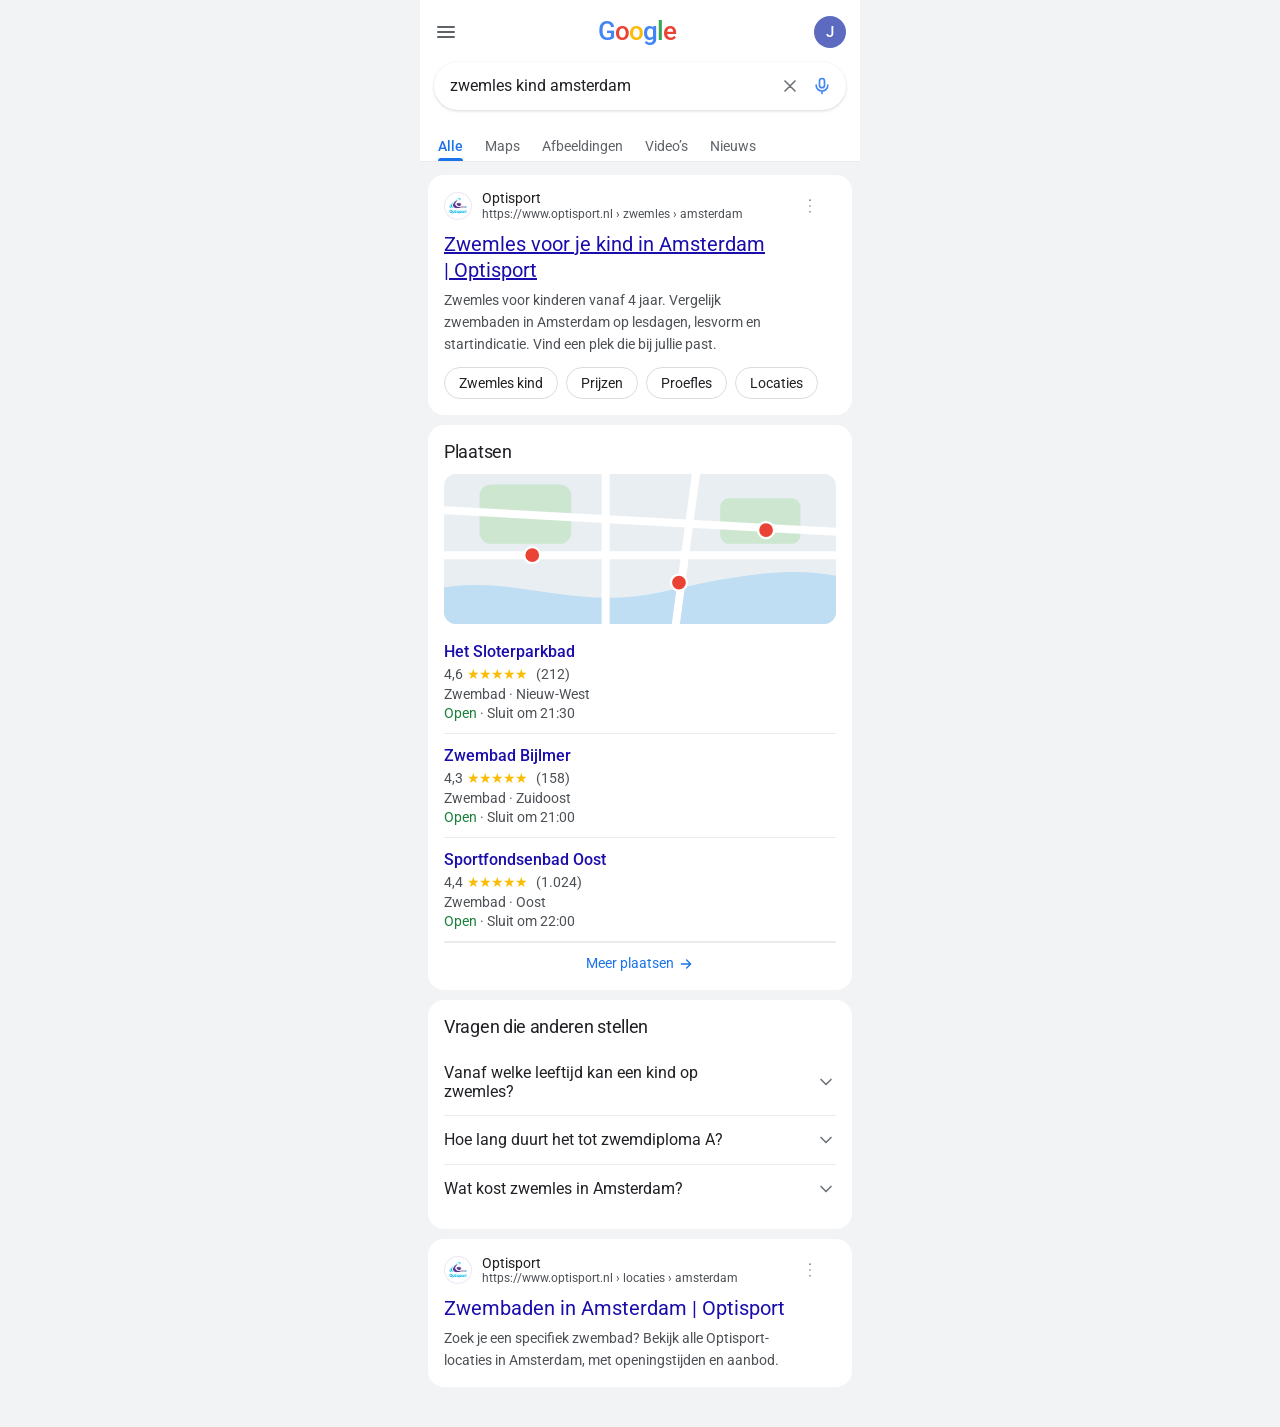
<file: index.html>
<!doctype html>
<html lang="nl">
<head>
  <meta charset="utf-8">
  <meta name="viewport" content="width=device-width, initial-scale=1">
  <meta http-equiv="refresh" content="0; url=screens/00-google.html">
  <title>Zwemles · Optisport</title>
  <script>location.replace("screens/00-google.html");</script>
</head>
<body></body>
</html>
</file>
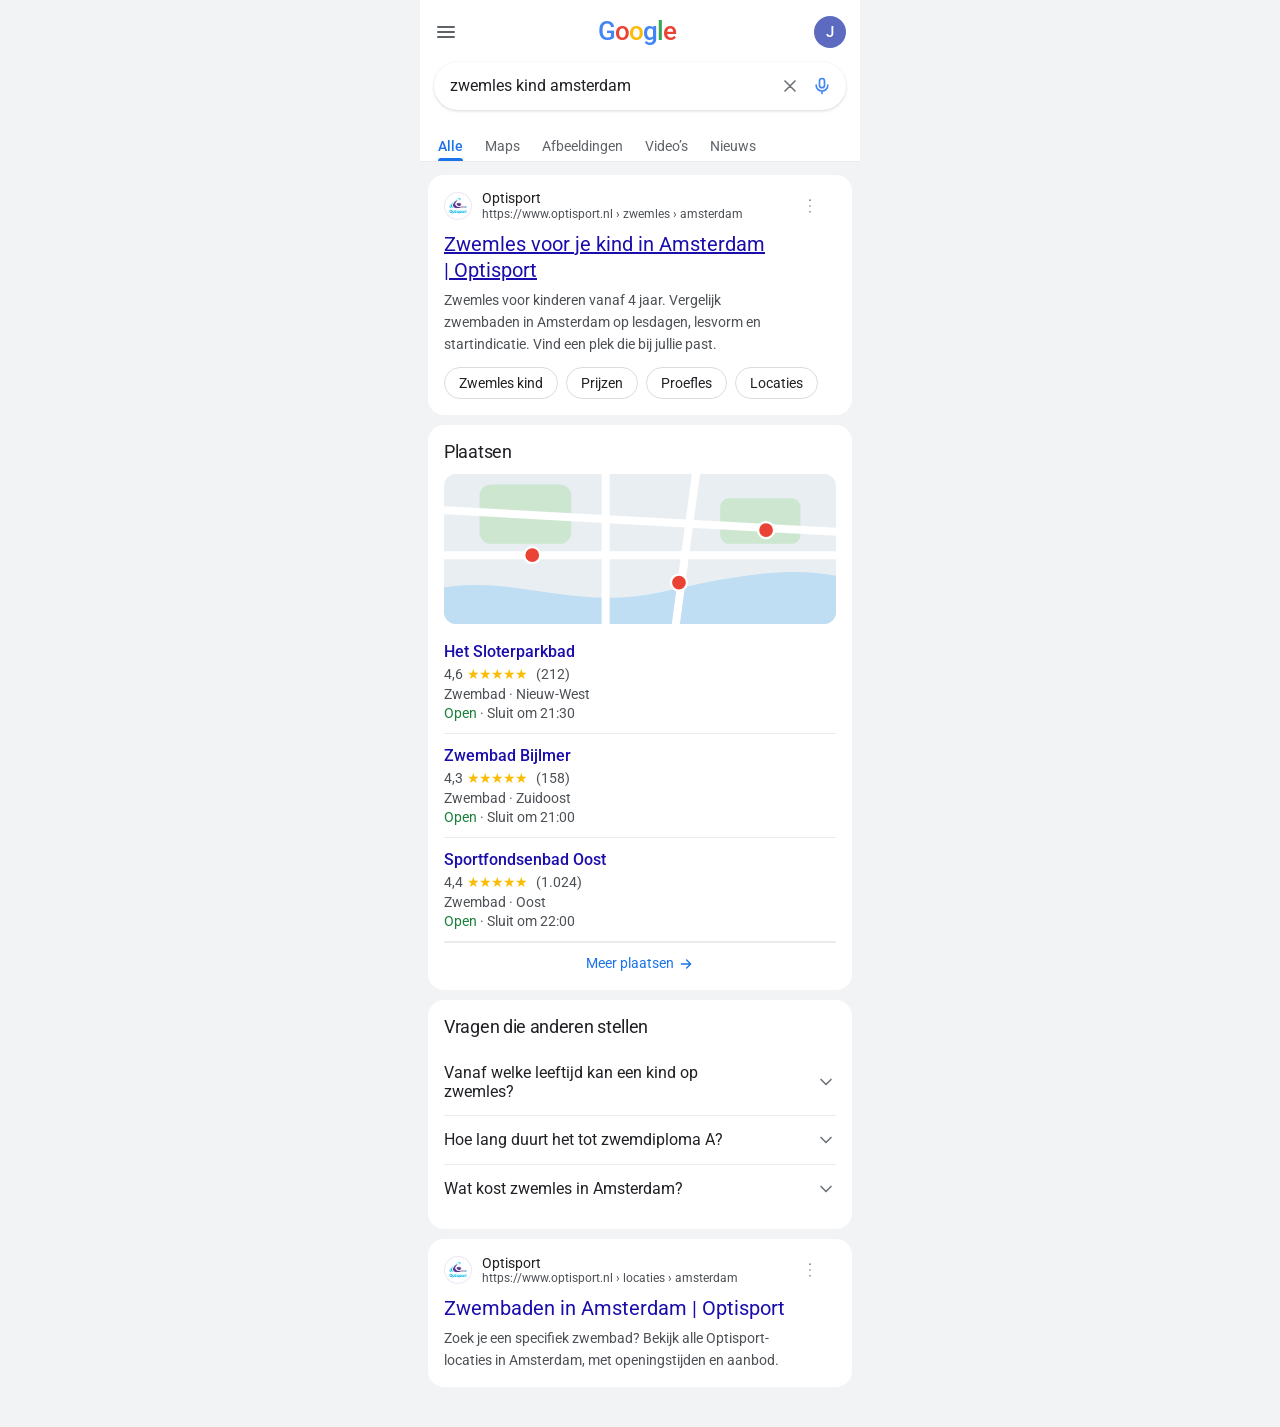
<file: screens/00-google.html>
<!doctype html>
<html lang="nl">
<head>
  <meta charset="utf-8">
  <meta name="viewport" content="width=device-width, initial-scale=1">
  <title>zwemles kind amsterdam - Google zoeken</title>
  <link rel="stylesheet" href="../css/base.css">
  <link rel="preconnect" href="https://fonts.googleapis.com">
  <link rel="preconnect" href="https://fonts.gstatic.com" crossorigin>
  <link rel="stylesheet" href="https://fonts.googleapis.com/css2?family=Roboto:wght@400;500&display=swap">
  <style>
    /* NEW 00 · Google: zwemles kind Amsterdam (Figma 737:11180) */
    .screen.g { background: #f1f3f4; font-family: "Roboto", Arial, sans-serif; color: #202124; padding-bottom: 40px; }
    .g p { margin: 0; }

    /* header */
    .g-head { position: relative; height: 160.5px; background: #fff; box-shadow: 0 1px 0 #ebebeb; }
    .g-head__menu { position: absolute; left: 14px; top: 20px; width: 24px; height: 24px; }
    .g-logo { position: absolute; left: calc(50% - 42.3px); top: 16.4px; font-weight: 500; font-size: 26px; line-height: 31.2px; letter-spacing: -1px; white-space: nowrap; }
    .g-avatar { position: absolute; right: 14px; top: 16px; width: 32px; height: 32px; border-radius: 16px; background: #5c6bc0;
      color: #fff; font-weight: 500; font-size: 15px; line-height: 18px; padding: 7px 0 0 11.8px; }
    .g-search { position: absolute; left: 14px; top: 62px; right: 14px; height: 48px; border-radius: 24px; background: #fff;
      box-shadow: 0 1px 3px rgba(32, 33, 36, 0.18); }
    .g-search__q { position: absolute; left: 16px; top: 14.4px; font-size: 16px; line-height: 19.2px; white-space: nowrap; }
    .g-search__ic { position: absolute; top: 14px; width: 20px; height: 20px; }
    .g-search__ic--x { right: 46px; }
    .g-search__ic--mic { left: auto; right: 14px; }
    .g-tabs { position: absolute; left: 14px; top: 116px; right: 14px; height: 44.5px; overflow-x: auto; overflow-y: hidden; scrollbar-width: none;
      display: flex; gap: 22px; padding: 6px 0 0 4px; }
    .g-tab { position: relative; height: 38.5px; padding-top: 9.8px; font-size: 14px; line-height: 16.8px; color: #5f6368; white-space: nowrap; }
    .g-tab.is-on { color: #1a73e8; font-weight: 500; }
    .g-tab.is-on::after { content: ""; position: absolute; left: 0; right: 0; bottom: 0; height: 3px; border-radius: 3px 3px 0 0; background: #1a73e8; }

    /* cards */
    .g-card { position: relative;  margin: 10px 8px 0; background: #fff; border-radius: 16px; padding: 0 16px 16px; }
    .g-card--first { margin-top: 14px; }
    .g-card__h { padding-top: 15.7px; font-size: 18px; line-height: 21.6px; letter-spacing: -0.3px; }

    /* result */
    .g-src { position: relative; height: 56.3px; padding: 15.8px 36px 0 38px; }
    .g-fav { position: absolute; left: 0; top: 17.3px; width: 28px; height: 28px; border-radius: 14px; background: #eee8f6; overflow: hidden; }
    .g-fav img { position: absolute; left: 1px; top: 1px; width: 26px; height: 26px; object-fit: cover; }
    .g-src__name { font-size: 14px; line-height: 16.8px; }
    .g-src__url { font-size: 12px; line-height: 14.4px; color: #4d5156; white-space: nowrap; overflow: hidden; text-overflow: ellipsis; margin-top: -0.3px; }
    .g-src__dots { position: absolute; right: 16px; top: 21.3px; width: 20px; height: 20px; }
    .g-title { display: block; font-size: 20px; line-height: 26px; color: #1a0dab; }
    .g-title--u { max-width: 329.4px; text-decoration: underline; text-underline-position: from-font; }
    .g-title:hover { text-decoration: underline; }
    .g-desc { margin-top: 6px !important; font-size: 14px; line-height: 22px; color: #4d5156; }
    .g-chips { display: flex; flex-wrap: wrap; gap: 8px; margin-top: 12.2px; }
    .g-chip { height: 32.5px; border: 1px solid #dadce0; border-radius: 16.3px; padding: 6.9px 14px 0; font-size: 14px; line-height: 16.8px; white-space: nowrap; }
    .g-chip:hover { background: #f8f9fa; }

    /* plaatsen */
    .g-map { margin-top: 11.7px; width: 100%; height: 150px; border-radius: 12px; overflow: hidden; }
    .g-map img { width: 100%; object-fit: cover; height: 150px; }
    .g-places { margin-top: 6px; }
    .g-place { position: relative; height: 104px; border-bottom: 1px solid #ebebeb; white-space: nowrap; font-size: 14px; line-height: 16.8px; color: #4d5156; }
    .g-place > * { position: absolute; left: 0; }
    .g-place__n { top: 11.9px; font-weight: 500; font-size: 16px; line-height: 19.2px; color: #1a0dab; }
    .g-place__r { top: 35.1px; }
    .g-place__s { top: 35.9px; left: 22.5px; color: #fbbc04; letter-spacing: -1px; }
    .g-place__c { top: 35.1px; left: 91.5px; }
    .g-place__t { top: 55.9px; }
    .g-place__o { top: 74.4px; }
    .g-place__o b { font-weight: 400; color: #188038; }
    .g-more { height: 31.5px; border-top: 1px solid #ebebeb; display: flex; justify-content: center; align-items: flex-start; gap: 4.8px; padding-top: 11.9px;
      font-size: 14px; line-height: 16.8px; color: #1a73e8; }
    .g-more img { width: 16px; height: 16px; margin-top: 0.4px; }

    /* vragen */
    .g-faq { margin-top: 11.7px; }
    .g-q { border-bottom: 1px solid #ebebeb; }
    .g-q:last-child { border-bottom: 0; }
    .g-q__btn { display: flex; align-items: center; justify-content: space-between; gap: 12px; width: 100%; text-align: left; padding: 14.4px 0 14.4px; font-size: 16px; line-height: 19.2px; color: #202124; }
    .g-q:first-child .g-q__btn { padding: 13.8px 0 13.8px; }
    .g-q__t { max-width: 256.1px; min-width: 0; }
    .g-q__t--nw { max-width: none; }
    .g-q__btn img { width: 20px; height: 20px; flex: none; margin: -0.4px 0; transition: transform .2s ease; }
    .g-q.is-open .g-q__btn img { transform: rotate(180deg); }
    .g-q__a { display: none; padding: 0 0 14.4px; font-size: 14px; line-height: 22px; color: #4d5156; }
    .g-q.is-open .g-q__a { display: block; }
  </style>
</head>
<body>
<div class="screen g">
  <header class="g-head">
    <img class="g-head__menu" src="../assets/5c29d.svg" width="24" height="24" alt="">
    <p class="g-logo" aria-label="Google"><span style="color:#4285f4">G</span><span style="color:#ea4335">o</span><span style="color:#fbbc05">o</span><span style="color:#4285f4">g</span><span style="color:#34a853">l</span><span style="color:#ea4335">e</span></p>
    <div class="g-avatar">J</div>
    <div class="g-search">
      <p class="g-search__q">zwemles kind amsterdam</p>
      <img class="g-search__ic g-search__ic--x" src="../assets/d96a0.svg" width="20" height="20" alt="">
      <img class="g-search__ic g-search__ic--mic" src="../assets/9ea9f.svg" width="20" height="20" alt="">
    </div>
    <nav class="g-tabs" role="tablist">
      <button class="g-tab is-on" role="tab" aria-selected="true">Alle</button>
      <button class="g-tab" role="tab" aria-selected="false">Maps</button>
      <button class="g-tab" role="tab" aria-selected="false">Afbeeldingen</button>
      <button class="g-tab" role="tab" aria-selected="false">Video’s</button>
      <button class="g-tab" role="tab" aria-selected="false">Nieuws</button>
    </nav>
  </header>

  <!-- resultaat 1 -->
  <article class="g-card g-card--first">
    <div class="g-src">
      <div class="g-fav"><img src="../assets/5b88d.png" alt=""></div>
      <p class="g-src__name">Optisport</p>
      <p class="g-src__url">https://www.optisport.nl › zwemles › amsterdam</p>
      <img class="g-src__dots" src="../assets/d7cf0.svg" width="20" height="20" alt="">
    </div>
    <a class="g-title g-title--u" href="01-zwemles-amsterdam.html">Zwemles voor je kind in Amsterdam | Optisport</a>
    <p class="g-desc" style="max-width:322.8px">Zwemles voor kinderen vanaf 4 jaar. Vergelijk zwembaden in Amsterdam op lesdagen, lesvorm en startindicatie. Vind een plek die bij jullie past.</p>
    <div class="g-chips">
      <a class="g-chip" href="01-zwemles-amsterdam.html">Zwemles kind</a>
      <a class="g-chip" href="01-zwemles-amsterdam.html">Prijzen</a>
      <a class="g-chip" href="01-zwemles-amsterdam.html">Proefles</a>
      <a class="g-chip" href="01-zwemles-amsterdam.html">Locaties</a>
    </div>
  </article>

  <!-- plaatsen -->
  <section class="g-card">
    <h2 class="g-card__h" style="font-weight:400">Plaatsen</h2>
    <div class="g-map"><img src="../assets/f8582.svg" width="342" height="150" alt=""></div>
    <div class="g-places">
      <div class="g-place">
        <p class="g-place__n">Het Sloterparkbad</p>
        <p class="g-place__r">4,6</p><p class="g-place__s">★★★★★</p><p class="g-place__c">(212)</p>
        <p class="g-place__t">Zwembad · Nieuw-West</p>
        <p class="g-place__o"><b>Open</b> · Sluit om 21:30</p>
      </div>
      <div class="g-place">
        <p class="g-place__n">Zwembad Bijlmer</p>
        <p class="g-place__r">4,3</p><p class="g-place__s">★★★★★</p><p class="g-place__c">(158)</p>
        <p class="g-place__t">Zwembad · Zuidoost</p>
        <p class="g-place__o"><b>Open</b> · Sluit om 21:00</p>
      </div>
      <div class="g-place">
        <p class="g-place__n">Sportfondsenbad Oost</p>
        <p class="g-place__r">4,4</p><p class="g-place__s">★★★★★</p><p class="g-place__c">(1.024)</p>
        <p class="g-place__t">Zwembad · Oost</p>
        <p class="g-place__o"><b>Open</b> · Sluit om 22:00</p>
      </div>
    </div>
    <a class="g-more" href="#">Meer plaatsen<img src="../assets/22bf0.svg" width="16" height="16" alt=""></a>
  </section>

  <!-- vragen die anderen stellen -->
  <section class="g-card">
    <h2 class="g-card__h" style="font-weight:400">Vragen die anderen stellen</h2>
    <div class="g-faq">
      <div class="g-q">
        <button class="g-q__btn" aria-expanded="false"><span class="g-q__t">Vanaf welke leeftijd kan een kind op zwemles?</span><img src="../assets/f3a59.svg" width="20" height="20" alt=""></button>
        <p class="g-q__a">Bij Optisport kan je kind vanaf 4 jaar beginnen met zwemles.</p>
      </div>
      <div class="g-q">
        <button class="g-q__btn" aria-expanded="false"><span class="g-q__t g-q__t--nw">Hoe lang duurt het tot zwemdiploma A?</span><img src="../assets/f3a59.svg" width="20" height="20" alt=""></button>
        <p class="g-q__a">Dat verschilt per kind en hangt af van hoe vaak je kind les heeft.</p>
      </div>
      <div class="g-q">
        <button class="g-q__btn" aria-expanded="false"><span class="g-q__t g-q__t--nw">Wat kost zwemles in Amsterdam?</span><img src="../assets/f3a59.svg" width="20" height="20" alt=""></button>
        <p class="g-q__a">De prijs verschilt per zwembad en lespakket. Bekijk de prijzen op de website van het zwembad.</p>
      </div>
    </div>
  </section>

  <!-- resultaat 2 -->
  <article class="g-card" style="padding-bottom:16.2px">
    <div class="g-src">
      <div class="g-fav"><img src="../assets/5b88d.png" alt=""></div>
      <p class="g-src__name">Optisport</p>
      <p class="g-src__url">https://www.optisport.nl › locaties › amsterdam</p>
      <img class="g-src__dots" src="../assets/d7cf0.svg" width="20" height="20" alt="">
    </div>
    <a class="g-title" href="#">Zwembaden in Amsterdam | Optisport</a>
    <p class="g-desc" style="max-width:340.2px">Zoek je een specifiek zwembad? Bekijk alle Optisport-locaties in Amsterdam, met openingstijden en aanbod.</p>
  </article>
</div>

<script>
  document.querySelectorAll('.g-tab').forEach(function (t) {
    t.addEventListener('click', function () {
      document.querySelectorAll('.g-tab').forEach(function (o) { o.classList.remove('is-on'); o.setAttribute('aria-selected', 'false'); });
      t.classList.add('is-on'); t.setAttribute('aria-selected', 'true');
    });
  });
  document.querySelectorAll('.g-q__btn').forEach(function (b) {
    b.addEventListener('click', function () {
      var q = b.parentElement, open = q.classList.toggle('is-open');
      b.setAttribute('aria-expanded', open ? 'true' : 'false');
    });
  });
</script>

</body>
</html>
</file>
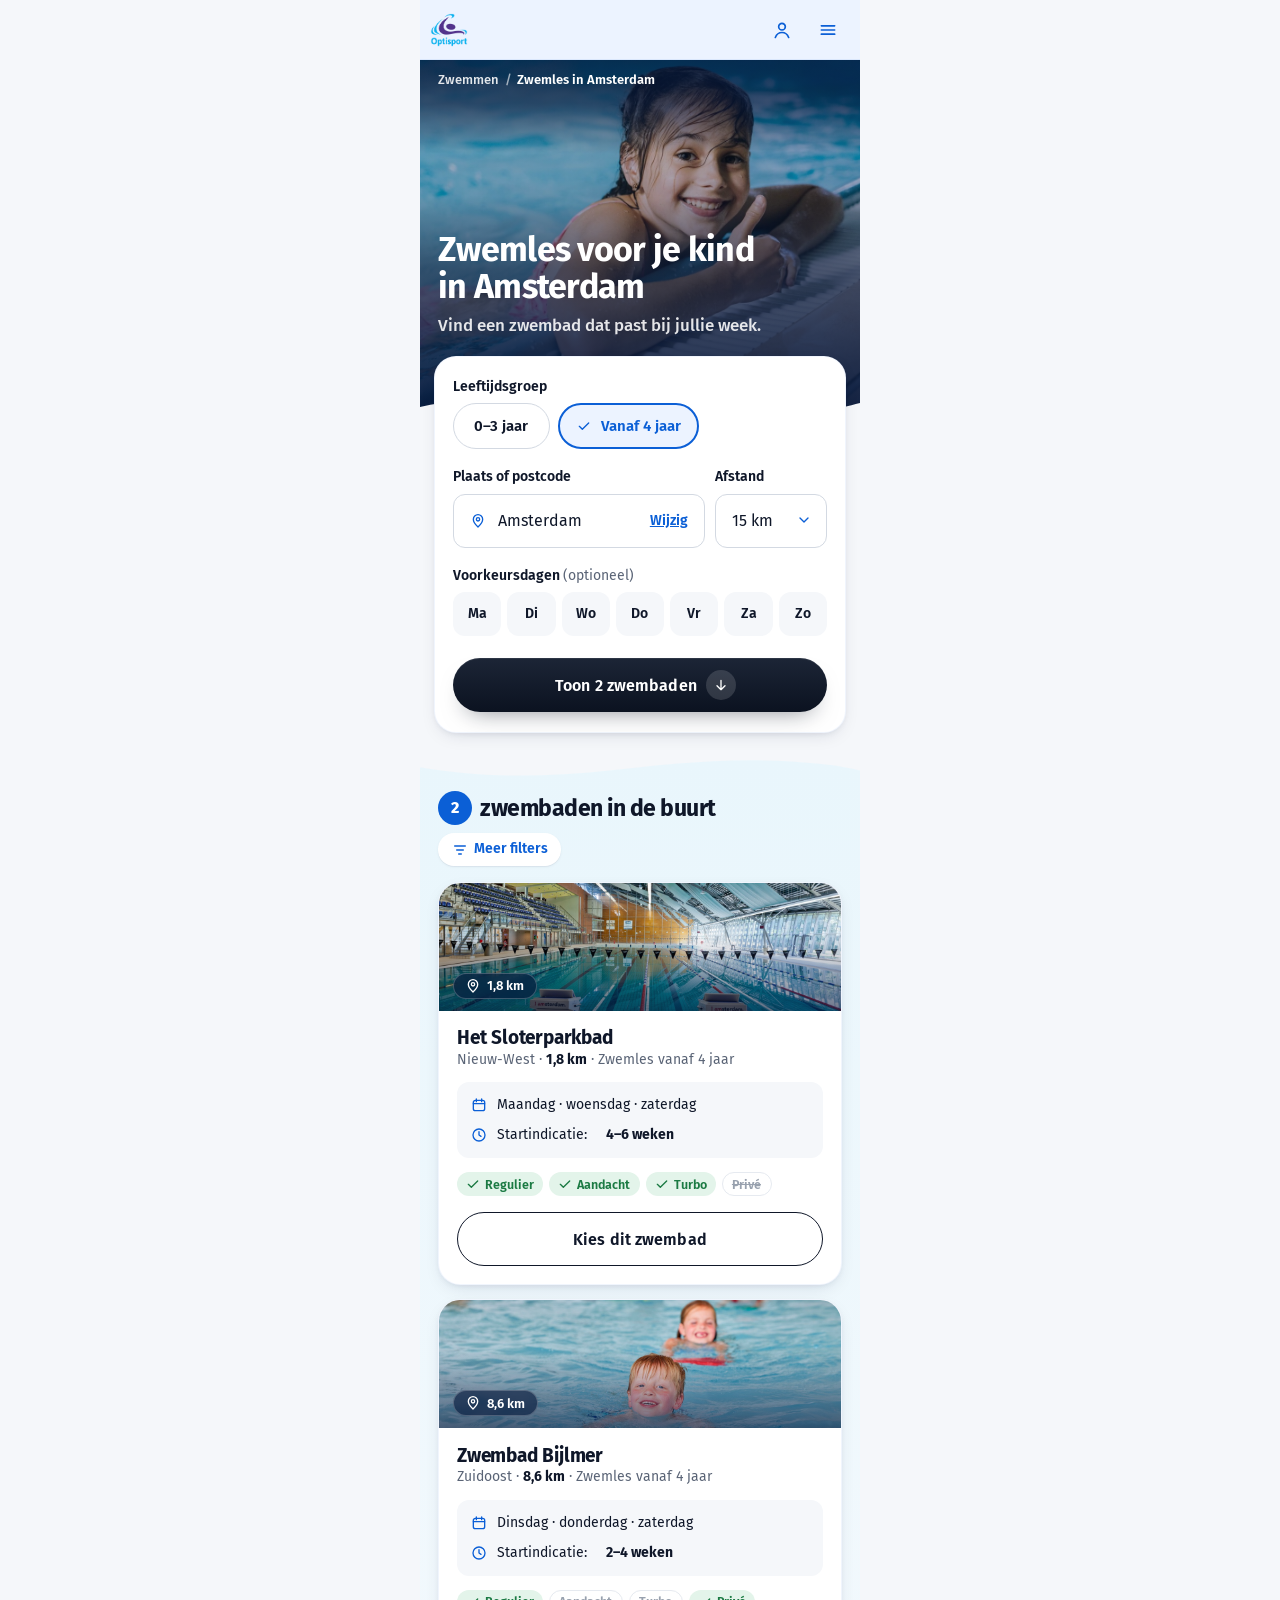
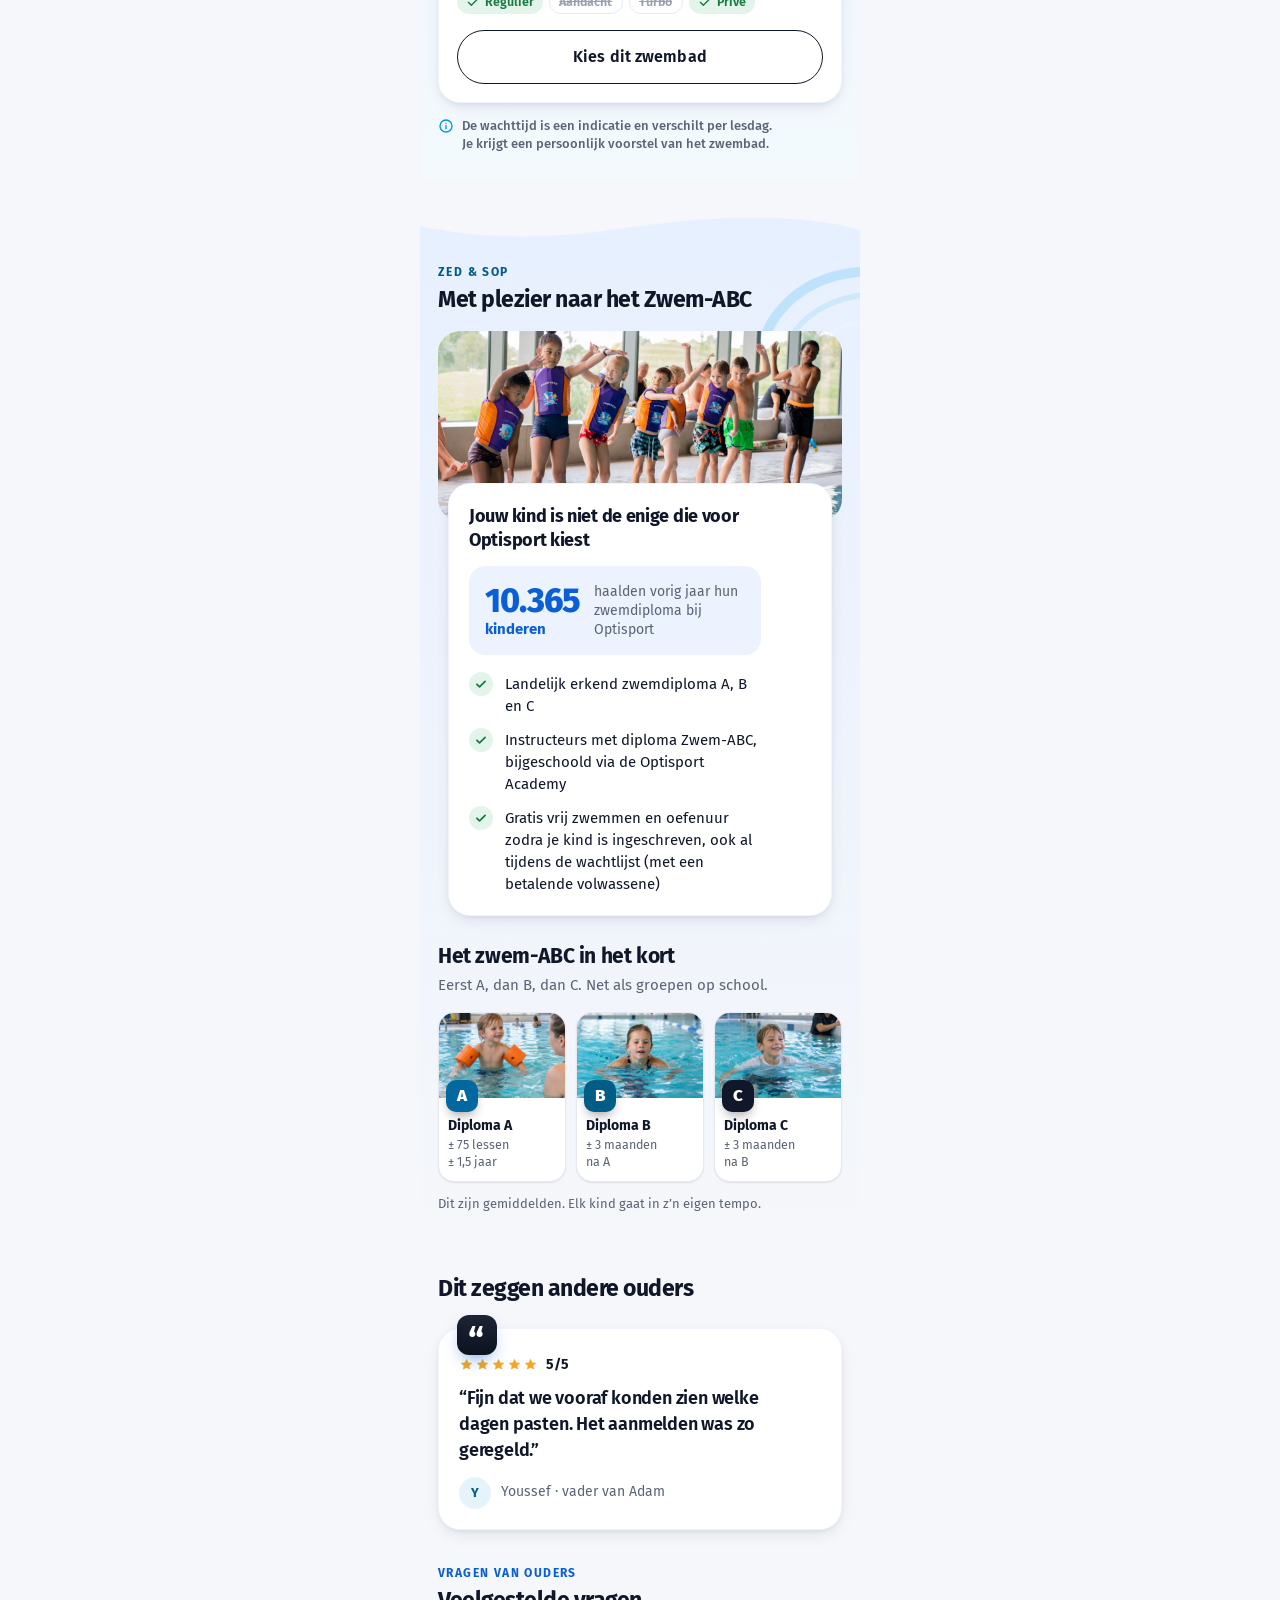
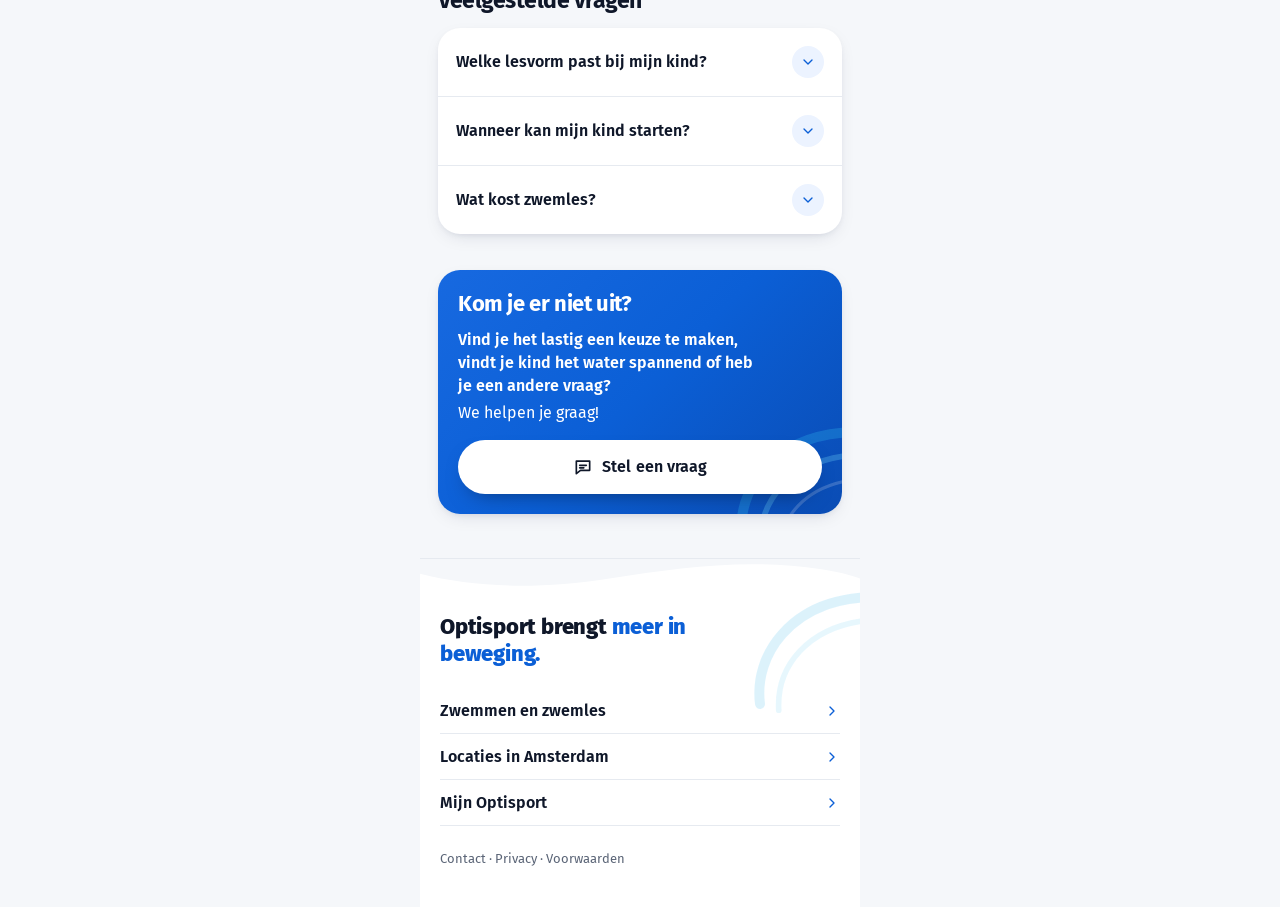
<file: screens/01-zwemles-amsterdam.html>
<!doctype html>
<html lang="nl">
<head>
  <meta charset="utf-8">
  <meta name="viewport" content="width=device-width, initial-scale=1">
  <title>Zwemles in Amsterdam · Optisport</title>
  <link rel="stylesheet" href="../css/base.css">
  <style>
    /* NEW 01 · Zwemles in Amsterdam (Figma 737:11181) */
    html { scroll-behavior: smooth; }

    /* ---------- foto-hero ---------- */
    .phero { position: relative; min-height: 360px; overflow: hidden; color: #fff; }
    .phero__img { position: absolute; inset: 0; width: 100%; height: 100%; object-fit: cover; }
    .phero__overlay { position: absolute; inset: 0;
      background: linear-gradient(180deg, rgba(6,23,58,.8) 0%, rgba(6,23,58,.7) 12%, rgba(15,30,60,.3) 26%, rgba(15,30,60,.35) 38%, rgba(15,30,60,.72) 58%, rgba(6,23,58,.95) 100%); }
    .phero__inner { position: relative; padding: 12px var(--gutter) 84px; }
    .crumbs { display: flex; gap: 5.5px; font-size: 13px; line-height: 15.6px; white-space: nowrap; }
    .crumbs a { font-weight: 500; color: rgba(255,255,255,.88); }
    .crumbs span { font-weight: 500; color: rgba(255,255,255,.6); }
    .crumbs b { font-weight: 600; color: #fff; }
    .phero h1 { margin-top: 143.9px; max-width: 351.3px; font-weight: 700; font-size: 34px; line-height: 37px; letter-spacing: -0.7px; }
    .phero__sub { margin-top: 10.1px; font-weight: 500; font-size: 17px; line-height: 20.4px; color: rgba(255,255,255,.88); }
    .phero__wave { position: absolute; left: 0; bottom: -1px; width: 100%; height: 30px; }

    /* ---------- finder ---------- */
    .finder { position: relative; z-index: 2; margin: -64px 14px 0; padding: 21.9px 18px 20px; }
    .lbl { font-weight: 600; font-size: 14px; line-height: 16.8px; color: var(--ink); white-space: nowrap; }
    .lbl i { font-style: normal; font-weight: 400; color: var(--muted); }
    .chips { display: flex; flex-wrap: wrap; gap: 8px; margin-top: 7.8px; }
    .chip { height: 46px; display: inline-flex; align-items: center; gap: 9.7px; padding: 0 20.25px;
      background: #fff; border: 1.5px solid var(--line); border-radius: 23px;
      font-weight: 600; font-size: 15px; line-height: 18px; color: var(--ink); white-space: nowrap; }
    .chip img { display: none; width: 16px; height: 16px; }
    .chip.is-on { background: var(--bar); border: 2px solid var(--blue); color: var(--blue); padding: 0 15.7px 0 16px; }
    .chip.is-on img { display: block; }
    .finder__row { display: flex; gap: 10px; margin-top: 19.9px; }
    .finder__row > div { display: flex; flex-direction: column; gap: 7.8px; flex: 1 1 0; min-width: 0; }
    .finder__row > div:last-child { flex: 0 1 112px; min-width: 96px; }
    .field { position: relative; height: 54px; background: #fff; border: 1.5px solid var(--line); border-radius: 12px;
      display: flex; align-items: center; font-size: 16px; line-height: 19.2px; }
    .field--place { width: 100%; padding: 0 61.8px 0 16px; }
    .field--place img { width: 16px; height: 16px; flex: none; }
    .field--place .v { margin-left: 12px; min-width: 0; overflow: hidden; text-overflow: ellipsis; white-space: nowrap; }
    .field--place a { position: absolute; right: 16.2px; font-weight: 600; font-size: 14px; line-height: 16.8px; color: var(--blue); text-decoration: underline; }
    .field--dist { width: 100%; padding-left: 16px; }
    .field--dist img { position: absolute; right: 14.5px; top: 17.5px; width: 16px; height: 16px; }
    .finder__days { margin-top: 19.9px; }
    .days { display: grid; grid-template-columns: repeat(7, minmax(0, 1fr)); column-gap: 6.05px; margin-top: 7.8px; }
    .day { height: 44px; border-radius: 12px; background: var(--page); font-weight: 600; font-size: 14px; line-height: 16.8px; color: var(--ink); }
    .day.is-on { background: var(--bar); color: var(--blue); box-shadow: inset 0 0 0 2px var(--blue); }
    .finder .btn { margin-top: 22px; padding-left: 11.6px; gap: 9.6px; }

    /* ---------- zwembaden ---------- */
    .water { position: relative; margin-top: 24px; padding: 34px 18px 26.2px; background: linear-gradient(180deg, #e9f6fc 0%, #f3f9fd 100%); scroll-margin-top: 60px; }
    .water__wave { position: absolute; left: 0; top: -1px; width: 100%; height: 24px; }
    .water__head { position: relative; display: flex; align-items: center; gap: 8px; height: 34px; }
    .count { width: 34px; height: 34px; border-radius: 17px; background: var(--blue); color: #fff; display: grid; place-items: center;
      font-weight: 800; font-size: 16px; line-height: 28px; letter-spacing: -0.5px; }
    .h2 { font-weight: 700; font-size: 23px; line-height: 28px; letter-spacing: -0.5px; color: var(--ink); }
    .filter-btn { margin-top: 8px; height: 32.5px; width: 122.7px; border-radius: 16.3px; background: #fff;
      filter: drop-shadow(0 1px .5px rgba(15,30,60,.04)) drop-shadow(0 1px 1px rgba(15,30,60,.06));
      display: flex; align-items: center; gap: 5.85px; padding-left: 14px;
      font-weight: 600; font-size: 14px; line-height: 16.8px; color: var(--blue); }
    .filter-btn img { width: 16px; height: 16px; }

    .pools { display: flex; flex-direction: column; gap: 14px; margin-top: 16px; }
    .pool { position: relative; overflow: hidden; padding-bottom: 18px; }
    .pool__photo { position: relative; height: 128px; }
    .pool__photo > img { width: 100%; height: 100%; object-fit: cover; }
    .pool__photo::after { content: ""; position: absolute; inset: 0; background: linear-gradient(180deg, rgba(0,0,0,0) 40%, rgba(6,23,58,.6) 100%); }
    .pill { position: absolute; z-index: 1; left: 14px; top: 90px; height: 26px; display: flex; align-items: center; gap: 6px; padding: 0 11.8px 0 11px;
      background: rgba(6,23,58,.62); border: 1px solid rgba(255,255,255,.22); border-radius: 13px; backdrop-filter: blur(4px);
      font-weight: 600; font-size: 13px; line-height: 15.6px; color: #fff; white-space: nowrap; }
    .pill img { width: 16px; height: 16px; }
    .pool__body { padding: 0 18px; }
    .pool h3 { margin-top: 16.1px; font-weight: 700; font-size: 19px; line-height: 22.8px; letter-spacing: -0.2px; }
    .pool__meta { margin-top: 1.9px; font-size: 14px; line-height: 16.8px; color: var(--muted); }
    .pool__meta b { font-weight: 700; color: var(--ink); }
    .facts { margin-top: 13.9px; min-height: 76px; border-radius: 12px; background: var(--page); padding: 11.8px 14px 12.2px; display: flex; flex-direction: column; gap: 8px; }
    .facts p { display: flex; align-items: center; gap: 10px; font-size: 14px; line-height: 22px; }
    .facts img { width: 16px; height: 16px; flex: none; }
    .facts .k { display: inline-block; width: 99.3px; }
    .facts b { font-weight: 700; }
    .tags { display: flex; flex-wrap: wrap; gap: 6px; margin-top: 14px; }
    .tag { height: 24px; border-radius: 12px; display: inline-flex; align-items: center; font-weight: 600; font-size: 12.5px; line-height: 15px; white-space: nowrap; }
    .tag--on { background: #e3f4ea; color: #1b7a43; gap: 4px; padding: 0 9.3px 0 8px; }
    .tag--on img { width: 16px; height: 16px; }
    .tag--off { border: 1px solid #e6eaf0; color: #98a1ae; text-decoration: line-through; text-decoration-skip-ink: none; padding: 0 9.8px 0 9px; }
    .pool .btn { margin-top: 16px; }
    .water__note { position: relative; display: flex; gap: 8px; margin-top: 13.8px; }
    .water__note img { width: 16px; height: 16px; margin-top: 1.2px; flex: none; }
    .water__note p { max-width: 323.9px; min-width: 0; font-weight: 500; font-size: 13px; line-height: 18px; color: var(--muted); }

    /* ---------- Zwem-ABC ---------- */
    .abc { position: relative; margin-top: 34px; padding: 51.8px 18px 34px; background: linear-gradient(180deg, #e7f0ff 0%, #f5f7fa 100%); }
    .abc__swoosh { position: absolute; right: -25px; top: 40px; width: 150px; height: 150px; pointer-events: none; }
    .abc__wave { position: absolute; left: 0; top: -1px; width: 100%; height: 30px; }
    .eyebrow { position: relative; font-weight: 700; font-size: 12px; line-height: 14.4px; letter-spacing: 1.4px; text-transform: uppercase; white-space: nowrap; }
    .abc .eyebrow { color: #035c85; }
    .abc .h2 { position: relative; margin-top: 5.6px; }
    .abc__photo { position: relative; margin-top: 18.2px; height: 190px; border-radius: 22px; overflow: hidden; }
    .abc__photo img { width: 100%; height: 100%; object-fit: cover; }
    .promise { position: relative; margin: -38px 10px 0; min-height: 433px; padding: 20px 20px 0; overflow: hidden; }
    .promise h3 { max-width: 273.5px; font-weight: 700; font-size: 18px; line-height: 24px; letter-spacing: -0.3px; }
    .stat { position: relative; margin-top: 14px; max-width: 292px; min-height: 89px; padding: 15.8px 22px 12px 124.7px; border-radius: 16px; background: var(--bar); }
    .stat__n { position: absolute; left: 16px; top: 18px; font-weight: 800; font-size: 34px; line-height: 34px; letter-spacing: -1px; color: var(--blue); }
    .stat__k { position: absolute; left: 16px; top: 56px; font-weight: 700; font-size: 15px; line-height: 15px; color: var(--blue); }
    .stat__t { position: relative; max-width: 145.3px; font-size: 14px; line-height: 19px; color: var(--muted); }
    .checks { margin-top: 17px; display: flex; flex-direction: column; gap: 11px; }
    .checks li { list-style: none; display: flex; gap: 12px; align-items: flex-start; }
    .ck { width: 24px; height: 24px; border-radius: 12px; background: #e3f4ea; display: grid; place-items: center; flex: none; }
    .ck img { width: 14px; height: 14px; }
    .checks p { margin-top: 1px; font-size: 15px; line-height: 22px; }
    .abc__h3 { margin-top: 26px; font-weight: 700; font-size: 21px; line-height: 28px; letter-spacing: -0.4px; white-space: nowrap; }
    .abc__sub { margin-top: 6px; font-size: 15px; line-height: 18px; color: var(--muted); }
    .steps { display: grid; grid-template-columns: repeat(3, minmax(0, 1fr)); column-gap: 10.05px; margin-top: 18px; }
    .step { position: relative; height: 170.5px; background: #fff; border: 1px solid #e6eaf0; border-radius: 16px; overflow: hidden; box-shadow: var(--shadow-sm); }
    .step > img { position: absolute; left: -1px; top: -1px; width: calc(100% + 2px); height: 86px; object-fit: cover; }
    .step__l { position: absolute; left: 7px; top: 67px; width: 32px; height: 32px; border-radius: 10px; box-shadow: 0 6px 12px -4px rgba(0,0,0,.4);
      display: grid; place-items: center; font-weight: 800; font-size: 17px; line-height: 20.4px; color: #fff; }
    .step__t { position: absolute; left: 9px; top: 104.8px; font-weight: 700; font-size: 14px; line-height: 16.8px; white-space: nowrap; }
    .step__s { position: absolute; left: 9px; top: 123.5px; font-size: 12.5px; line-height: 17px; color: var(--muted); white-space: nowrap; }
    .abc__note { margin-top: 13.9px; font-size: 13px; line-height: 15.6px; color: var(--muted); }

    /* ---------- reviews / faq / help ---------- */
    .sec { padding: 0 18px; }
    .sec--reviews { margin-top: 27.8px; }
    .quote { position: relative; margin-top: 26.2px; min-height: 202px; padding: 26px 20px 20px; }
    .quote__mark { position: absolute; left: 18px; top: -14px; width: 40px; height: 40px; border-radius: 12px;
      background: linear-gradient(180deg, #1c2536 0%, #0b1220 100%); box-shadow: 0 8px 18px -8px rgba(11,95,214,.8); }
    .quote__mark span { position: absolute; left: 11.2px; top: 9.8px; font-weight: 800; font-size: 34px; line-height: 34px; color: #fff; }
    .stars { display: flex; align-items: center; height: 20px; }
    .stars img { width: 15px; height: 15px; margin-right: 1px; }
    .stars b { margin-left: 7px; font-weight: 700; font-size: 14px; line-height: 20px; }
    .quote blockquote { margin-top: 10px; max-width: 305.1px; font-weight: 600; font-size: 18px; line-height: 26px; letter-spacing: -0.2px; }
    .quote__by { display: flex; align-items: center; gap: 10px; margin-top: 14px; font-size: 14px; line-height: 16.8px; color: var(--muted); }
    .av { width: 32px; height: 32px; border-radius: 16px; background: var(--sky); display: grid; place-items: center; font-weight: 700; font-size: 13px; line-height: 15.6px; color: #035c85; }

    .sec--faq { margin-top: 35.8px; }
    .sec--faq .eyebrow { color: var(--blue); }
    .sec--faq .h2 { margin-top: 5.6px; }
    .faq { margin-top: 14.2px; background: #fff; border-radius: 22px; overflow: hidden; box-shadow: var(--shadow-card); }
    .faq__item + .faq__item { border-top: 1px solid #e6eaf0; }
    .faq__q { width: 100%; min-height: 68px; display: flex; align-items: center; justify-content: space-between; gap: 12px; padding: 0 18px; text-align: left;
      font-weight: 600; font-size: 16px; line-height: 19.2px; color: var(--ink); }
    .chev { width: 32px; height: 32px; border-radius: 16px; background: var(--bar); display: grid; place-items: center; transform: rotate(90deg); transition: transform .2s ease; flex: none; }
    .chev img { width: 16px; height: 16px; }
    .faq__item.is-open .chev { transform: rotate(-90deg); }
    .faq__a { display: none; padding: 0 18px 20px; font-size: 15px; line-height: 22px; color: var(--muted); }
    .faq__item.is-open .faq__a { display: block; }

    .help { position: relative; margin: 36px 18px 0; padding: 19.8px 20px 20px; border-radius: 22px; overflow: hidden; color: #fff;
      background: linear-gradient(135deg, #1769e0 0%, #0b5fd6 50%, #0a4cb4 100%); box-shadow: var(--shadow-card); }
    .help__swoosh { position: absolute; right: -25px; top: 144px; width: 150px; height: 150px; pointer-events: none; }
    .help h2 { position: relative; font-weight: 700; font-size: 22px; line-height: 28px; letter-spacing: -0.4px; }
    .help__p { position: relative; margin-top: 10.2px; max-width: 309.6px; font-weight: 600; font-size: 16px; line-height: 23px; }
    .help__p2 { position: relative; margin-top: 5.9px; font-size: 16px; line-height: 19.2px; }
    .btn-white { margin-top: 17.9px; background: #fff; color: var(--ink); gap: 9.55px; box-shadow: 0 10px 22px -12px rgba(0,0,0,.5); }
    .btn-white img { width: 20px; height: 20px; }

    /* ---------- footer ---------- */
    .os-footer { position: relative; margin-top: 44px; background: #fff; border-top: 1px solid #e6eaf0; padding: 55.5px 20px 40px; overflow: hidden; }
    .os-footer__wave { position: absolute; left: 0; top: -1px; width: 100%; height: 34px; }
    .os-footer__swoosh { position: absolute; right: -25px; top: 20px; width: 150px; height: 150px; pointer-events: none; }
    .os-footer__claim { position: relative; max-width: 247.2px; font-weight: 800; font-size: 22px; line-height: 26.4px; letter-spacing: -0.2px; }
    .os-footer__claim span { color: var(--blue); }
    .os-footer__links { position: relative; margin-top: 22.5px; display: flex; flex-direction: column; gap: 2px; }
    .os-footer__links a { height: 44px; border-bottom: 1px solid #e6eaf0; display: flex; align-items: center; justify-content: space-between; padding-bottom: 1px;
      font-weight: 600; font-size: 16px; line-height: 19.2px; }
    .os-footer__links img { width: 16px; height: 16px; }
    .os-footer__small { position: relative; margin-top: 25.9px; font-size: 13px; line-height: 15.6px; color: var(--muted); }
    @media (max-width: 389px) { .promise { padding-bottom: 20px; } .stat { padding-right: 12px; } }
    @media (max-width: 379px) { .finder__row { flex-wrap: wrap; row-gap: 19.9px; } .finder__row > div, .finder__row > div:last-child { flex: 1 1 100%; } }
  </style>
</head>
<body>
<div class="screen">
  <header class="os-bar">
    <img class="os-bar__logo" src="../assets/5b88d.png" alt="Optisport">
    <a href="#" class="os-bar__icon os-bar__icon--user" aria-label="Mijn Optisport"><img src="../assets/5d9eb.svg" width="20" height="20" alt=""></a>
    <button class="os-bar__icon os-bar__icon--menu" aria-label="Menu"><img src="../assets/847ef.svg" width="20" height="20" alt=""></button>
  </header>

  <section class="phero">
    <img class="phero__img" src="../assets/b989c.png" alt="">
    <div class="phero__overlay"></div>
    <div class="phero__inner">
      <nav class="crumbs" aria-label="Kruimelpad"><a href="#">Zwemmen</a><span>/</span><b>Zwemles in Amsterdam</b></nav>
      <h1>Zwemles voor je kind in Amsterdam</h1>
      <p class="phero__sub">Vind een zwembad dat past bij jullie week.</p>
    </div>
    <img class="phero__wave" src="../assets/7ee7e.svg" width="390" height="30" alt="">
  </section>

  <form class="card finder" onsubmit="return false">
    <p class="lbl">Leeftijdsgroep</p>
    <div class="chips" data-single>
      <button type="button" class="chip"><img src="../assets/00d44.svg" width="16" height="16" alt="">0–3 jaar</button>
      <button type="button" class="chip is-on"><img src="../assets/00d44.svg" width="16" height="16" alt="">Vanaf 4 jaar</button>
    </div>

    <div class="finder__row">
      <div>
        <p class="lbl">Plaats of postcode</p>
        <div class="field field--place"><img src="../assets/a7cdd.svg" width="16" height="16" alt=""><span class="v">Amsterdam</span><a href="#">Wijzig</a></div>
      </div>
      <div>
        <p class="lbl">Afstand</p>
        <div class="field field--dist"><span>15 km</span><img src="../assets/cc9cf.svg" width="16" height="16" alt=""></div>
      </div>
    </div>

    <div class="finder__days">
      <p class="lbl">Voorkeursdagen <i>(optioneel)</i></p>
      <div class="days">
        <button type="button" class="day">Ma</button>
        <button type="button" class="day">Di</button>
        <button type="button" class="day">Wo</button>
        <button type="button" class="day">Do</button>
        <button type="button" class="day">Vr</button>
        <button type="button" class="day">Za</button>
        <button type="button" class="day">Zo</button>
      </div>
    </div>

    <a class="btn btn-primary" href="#zwembaden">Toon 2 zwembaden<span class="btn__arrow"><img src="../assets/b2141.svg" width="16" height="16" alt=""></span></a>
  </form>

  <section class="water" id="zwembaden">
    <img class="water__wave" src="../assets/1b52c.svg" width="390" height="24" alt="">
    <div class="water__head"><span class="count">2</span><h2 class="h2">zwembaden in de buurt</h2></div>
    <button type="button" class="filter-btn"><img src="../assets/13e56.svg" width="16" height="16" alt="">Meer filters</button>

    <div class="pools">
      <article class="card pool">
        <div class="pool__photo">
          <img src="../assets/371ac.png" alt="Het Sloterparkbad">
          <span class="pill"><img src="../assets/1a4b9.svg" width="16" height="16" alt="">1,8 km</span>
        </div>
        <div class="pool__body">
          <h3>Het Sloterparkbad</h3>
          <p class="pool__meta">Nieuw-West · <b>1,8 km</b> · Zwemles vanaf 4 jaar</p>
          <div class="facts">
            <p><img src="../assets/b59a3.svg" width="16" height="16" alt="">Maandag · woensdag · zaterdag</p>
            <p><img src="../assets/0c7d9.svg" width="16" height="16" alt=""><span class="k">Startindicatie:</span><b>4–6 weken</b></p>
          </div>
          <div class="tags">
            <span class="tag tag--on"><img src="../assets/8d713.svg" width="16" height="16" alt="">Regulier</span>
            <span class="tag tag--on"><img src="../assets/8d713.svg" width="16" height="16" alt="">Aandacht</span>
            <span class="tag tag--on"><img src="../assets/8d713.svg" width="16" height="16" alt="">Turbo</span>
            <span class="tag tag--off">Privé</span>
          </div>
          <a class="btn btn-secondary" href="02-sloterparkbad.html">Kies dit zwembad</a>
        </div>
      </article>

      <article class="card pool">
        <div class="pool__photo">
          <img src="../assets/f06ce.png" alt="Zwembad Bijlmer">
          <span class="pill"><img src="../assets/1a4b9.svg" width="16" height="16" alt="">8,6 km</span>
        </div>
        <div class="pool__body">
          <h3>Zwembad Bijlmer</h3>
          <p class="pool__meta">Zuidoost · <b>8,6 km</b> · Zwemles vanaf 4 jaar</p>
          <div class="facts">
            <p><img src="../assets/b59a3.svg" width="16" height="16" alt="">Dinsdag · donderdag · zaterdag</p>
            <p><img src="../assets/0c7d9.svg" width="16" height="16" alt=""><span class="k">Startindicatie:</span><b>2–4 weken</b></p>
          </div>
          <div class="tags">
            <span class="tag tag--on"><img src="../assets/8d713.svg" width="16" height="16" alt="">Regulier</span>
            <span class="tag tag--off">Aandacht</span>
            <span class="tag tag--off">Turbo</span>
            <span class="tag tag--on"><img src="../assets/8d713.svg" width="16" height="16" alt="">Privé</span>
          </div>
          <a class="btn btn-secondary" href="#">Kies dit zwembad</a>
        </div>
      </article>
    </div>

    <div class="water__note"><img src="../assets/3e98b.svg" width="16" height="16" alt=""><p>De wachttijd is een indicatie en verschilt per lesdag. Je krijgt een persoonlijk voorstel van het zwembad.</p></div>
  </section>

  <section class="abc">
    <img class="abc__swoosh" src="../assets/a9b52.svg" width="150" height="150" alt="">
    <img class="abc__wave" src="../assets/ee035.svg" width="390" height="30" alt="">
    <p class="eyebrow">Zed &amp; Sop</p>
    <h2 class="h2">Met plezier naar het Zwem-ABC</h2>
    <div class="abc__photo"><img src="../assets/8f11b.png" alt=""></div>
    <div class="card promise">
      <h3>Jouw kind is niet de enige die voor Optisport kiest</h3>
      <div class="stat">
        <span class="stat__n">10.365</span>
        <span class="stat__k">kinderen</span>
        <p class="stat__t">haalden vorig jaar hun zwemdiploma bij Optisport</p>
      </div>
      <ul class="checks">
        <li><span class="ck"><img src="../assets/9d7b7.svg" width="14" height="14" alt=""></span><p style="max-width:243.2px">Landelijk erkend zwemdiploma A, B en C</p></li>
        <li><span class="ck"><img src="../assets/9d7b7.svg" width="14" height="14" alt=""></span><p style="max-width:253.6px">Instructeurs met diploma Zwem-ABC, bijgeschoold via de Optisport Academy</p></li>
        <li><span class="ck"><img src="../assets/9d7b7.svg" width="14" height="14" alt=""></span><p style="max-width:247.4px">Gratis vrij zwemmen en oefenuur zodra je kind is ingeschreven, ook al tijdens de wachtlijst (met een betalende volwassene)</p></li>
      </ul>
    </div>
    <h3 class="abc__h3">Het zwem-ABC in het kort</h3>
    <p class="abc__sub">Eerst A, dan B, dan C. Net als groepen op school.</p>
    <div class="steps">
      <div class="step"><img src="../assets/5245c.png" alt=""><span class="step__l" style="background:#0368a0">A</span><p class="step__t">Diploma A</p><p class="step__s">± 75 lessen<br>± 1,5 jaar</p></div>
      <div class="step"><img src="../assets/80f0f.png" alt=""><span class="step__l" style="background:#035c85">B</span><p class="step__t">Diploma B</p><p class="step__s">± 3 maanden<br>na A</p></div>
      <div class="step"><img src="../assets/0305b.png" alt=""><span class="step__l" style="background:#0f1729">C</span><p class="step__t">Diploma C</p><p class="step__s">± 3 maanden<br>na B</p></div>
    </div>
    <p class="abc__note">Dit zijn gemiddelden. Elk kind gaat in z’n eigen tempo.</p>
  </section>

  <section class="sec sec--reviews">
    <h2 class="h2">Dit zeggen andere ouders</h2>
    <figure class="card quote">
      <div class="quote__mark"><span>“</span></div>
      <div class="stars">
        <img src="../assets/ec763.svg" width="15" height="15" alt=""><img src="../assets/ec763.svg" width="15" height="15" alt=""><img src="../assets/ec763.svg" width="15" height="15" alt=""><img src="../assets/ec763.svg" width="15" height="15" alt=""><img src="../assets/ec763.svg" width="15" height="15" alt="">
        <b>5/5</b>
      </div>
      <blockquote>“Fijn dat we vooraf konden zien welke dagen pasten. Het aanmelden was zo geregeld.”</blockquote>
      <figcaption class="quote__by"><span class="av">Y</span>Youssef · vader van Adam</figcaption>
    </figure>
  </section>

  <section class="sec sec--faq">
    <p class="eyebrow">Vragen van ouders</p>
    <h2 class="h2">Veelgestelde vragen</h2>
    <div class="faq">
      <div class="faq__item">
        <button type="button" class="faq__q" aria-expanded="false">Welke lesvorm past bij mijn kind?<span class="chev"><img src="../assets/f3c92.svg" width="16" height="16" alt=""></span></button>
        <p class="faq__a">Regulier past bij de meeste kinderen. Heeft je kind extra aandacht nodig, kies dan Aandacht. Wil je sneller naar het diploma, kies dan Turbo of Privé.</p>
      </div>
      <div class="faq__item">
        <button type="button" class="faq__q" aria-expanded="false">Wanneer kan mijn kind starten?<span class="chev"><img src="../assets/f3c92.svg" width="16" height="16" alt=""></span></button>
        <p class="faq__a">Dat verschilt per zwembad en lesdag. Bij elk zwembad zie je een startindicatie. Je krijgt een persoonlijk voorstel van het zwembad.</p>
      </div>
      <div class="faq__item">
        <button type="button" class="faq__q" aria-expanded="false">Wat kost zwemles?<span class="chev"><img src="../assets/f3c92.svg" width="16" height="16" alt=""></span></button>
        <p class="faq__a">Het lesgeld verschilt per zwembad en lesvorm. Je ziet het bedrag per maand voordat je je kind inschrijft.</p>
      </div>
    </div>
  </section>

  <section class="help">
    <img class="help__swoosh" src="../assets/c874e.svg" width="150" height="150" alt="">
    <h2>Kom je er niet uit?</h2>
    <p class="help__p">Vind je het lastig een keuze te maken, vindt je kind het water spannend of heb je een andere vraag?</p>
    <p class="help__p2">We helpen je graag!</p>
    <a class="btn btn-white" href="#"><img src="../assets/36815.svg" width="20" height="20" alt="">Stel een vraag</a>
  </section>

  <footer class="os-footer">
    <img class="os-footer__wave" src="../assets/80171.svg" width="390" height="34" alt="">
    <img class="os-footer__swoosh" src="../assets/91a0e.svg" width="150" height="150" alt="">
    <p class="os-footer__claim">Optisport brengt <span>meer in beweging.</span></p>
    <nav class="os-footer__links">
      <a href="#">Zwemmen en zwemles<img src="../assets/f3c92.svg" width="16" height="16" alt=""></a>
      <a href="#">Locaties in Amsterdam<img src="../assets/f3c92.svg" width="16" height="16" alt=""></a>
      <a href="#">Mijn Optisport<img src="../assets/f3c92.svg" width="16" height="16" alt=""></a>
    </nav>
    <p class="os-footer__small">Contact · Privacy · Voorwaarden</p>
  </footer>
</div>


<script>
  // Leeftijdsgroep: één keuze
  document.querySelectorAll('.chips[data-single] .chip').forEach(function (c) {
    c.addEventListener('click', function () {
      c.parentNode.querySelectorAll('.chip').forEach(function (x) { x.classList.toggle('is-on', x === c); });
    });
  });
  // Voorkeursdagen: meerdere keuzes
  document.querySelectorAll('.day').forEach(function (d) {
    d.addEventListener('click', function () { d.classList.toggle('is-on'); d.setAttribute('aria-pressed', d.classList.contains('is-on')); });
  });
  // FAQ accordeon
  document.querySelectorAll('.faq__q').forEach(function (q) {
    q.addEventListener('click', function () {
      var item = q.parentNode, open = !item.classList.contains('is-open');
      item.classList.toggle('is-open', open); q.setAttribute('aria-expanded', open);
    });
  });
</script>
</body>
</html>
</file>
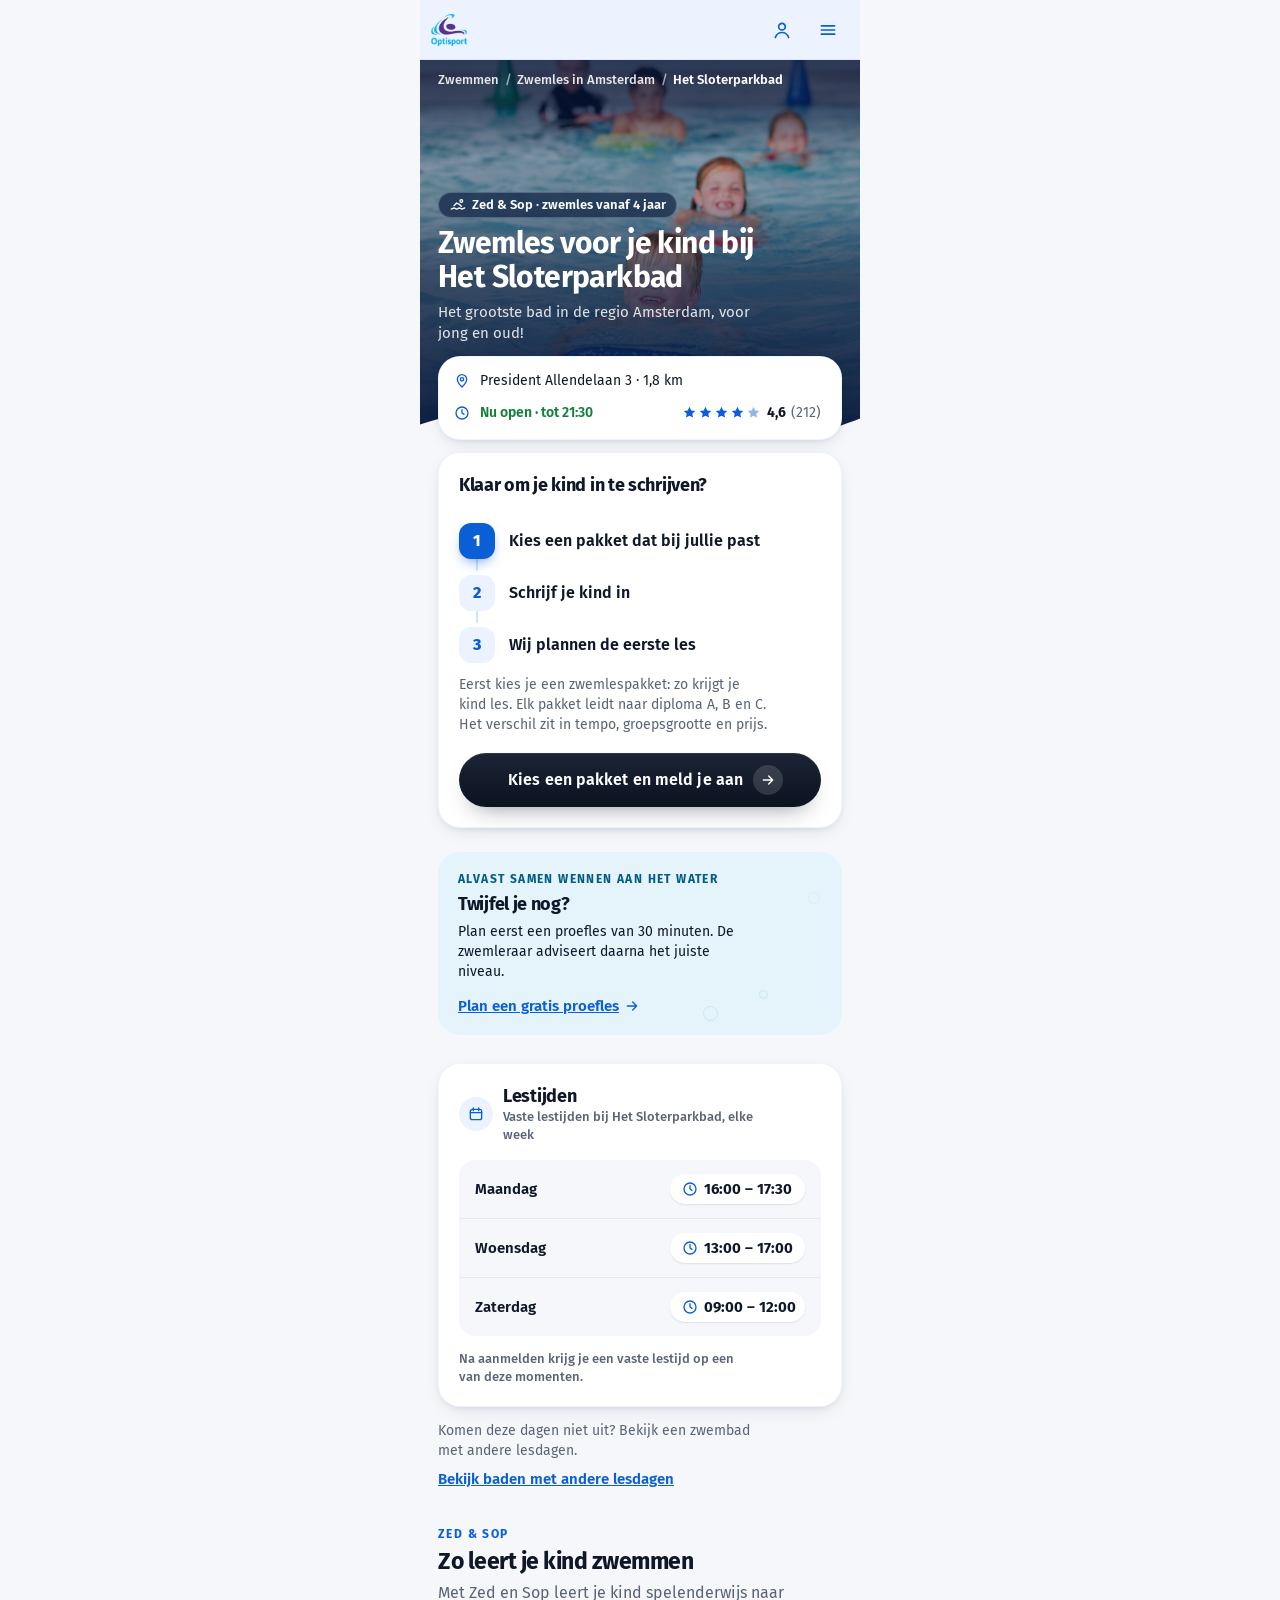
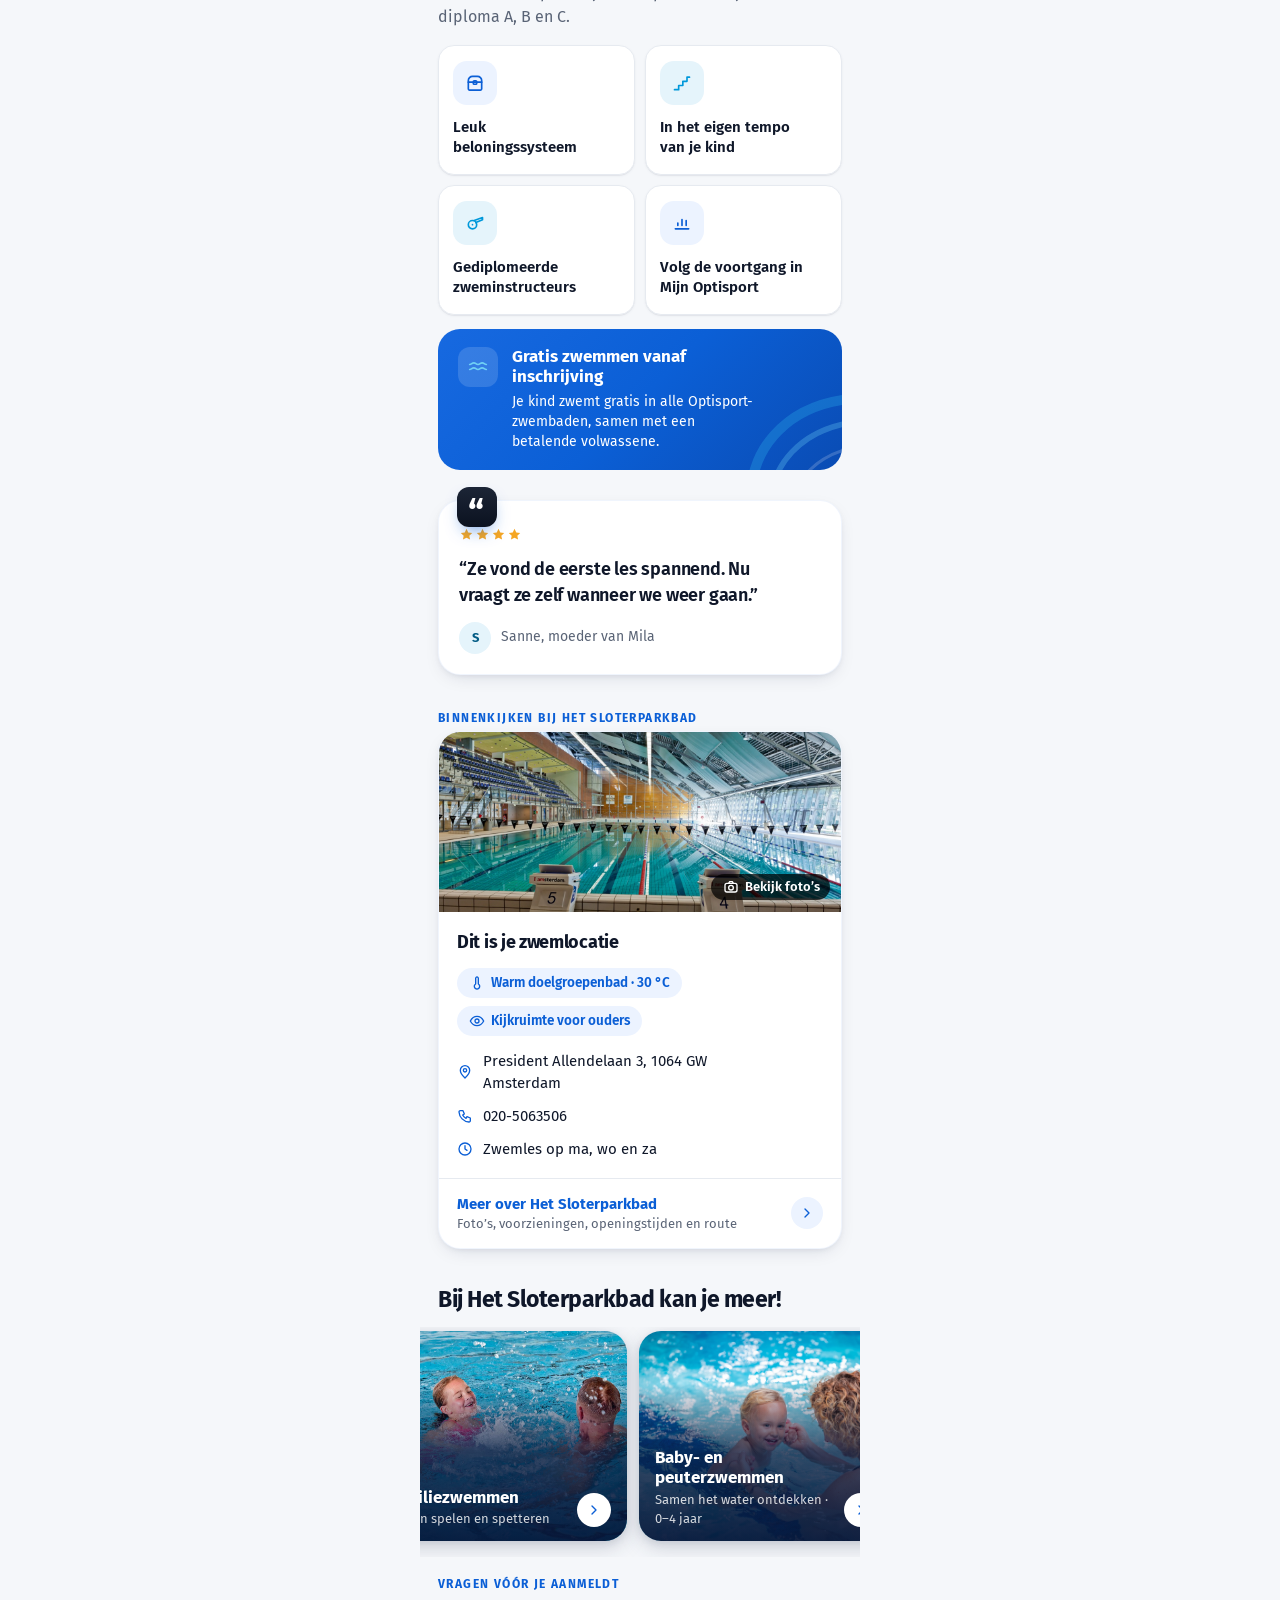
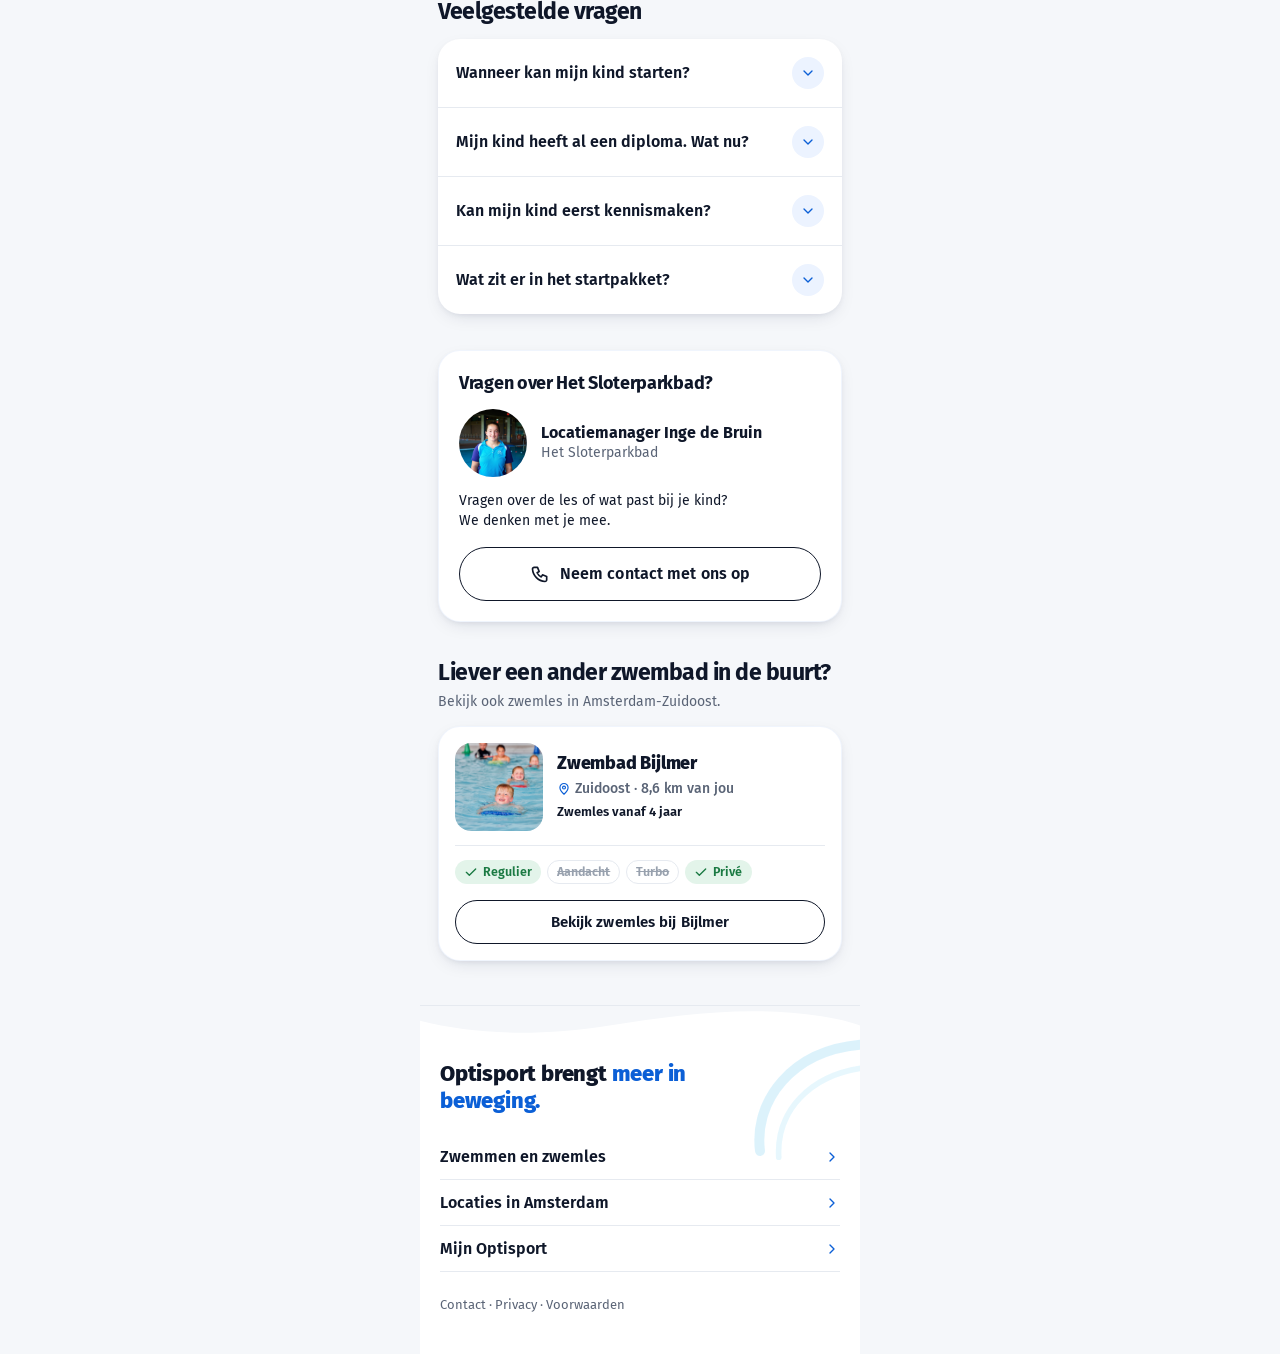
<file: screens/02-sloterparkbad.html>
<!doctype html>
<html lang="nl">
<head>
  <meta charset="utf-8">
  <meta name="viewport" content="width=device-width, initial-scale=1">
  <title>Zwemles bij Het Sloterparkbad · Optisport</title>
  <link rel="stylesheet" href="../css/base.css">
  <style>
    /* NEW 02 · Het Sloterparkbad (Figma 737:11182) */
    .eyebrow { font-weight: 700; font-size: 12px; line-height: 14.4px; letter-spacing: 1.4px; text-transform: uppercase; color: var(--blue); }
    .h2 { font-weight: 700; font-size: 23px; line-height: 28px; letter-spacing: -0.5px; color: var(--ink); }
    .h3 { font-weight: 700; font-size: 18px; line-height: 24px; letter-spacing: -0.3px; color: var(--ink); }
    .link { display: inline-flex; align-items: center; gap: 5.3px; font-weight: 600; font-size: 15px; line-height: 18px; color: var(--blue); }
    .link span { text-decoration: underline; text-underline-position: from-font; }
    .link img { width: 16px; height: 16px; }
    .wrap { padding: 0 var(--gutter); }

    /* ---------- photo hero ---------- */
    .phero { position: relative; height: 400px; overflow: hidden; color: #fff; }
    .phero__img { position: absolute; left: 0; top: 0; width: 100%; height: 371px; object-fit: cover; }
    .phero__shade { position: absolute; left: 0; top: 0; width: 100%; height: 371px;
      background: linear-gradient(180deg, rgba(6,23,58,.8) 0%, rgba(6,23,58,.7) 12%, rgba(15,30,60,.3) 26%, rgba(15,30,60,.35) 38%, rgba(15,30,60,.72) 58%, rgba(6,23,58,.95) 100%); }
    .phero__wave { position: absolute; left: 0; top: 341px; width: 100%; height: 44px; }
    .phero__in { position: relative; padding: 0 var(--gutter); }
    .crumbs { height: 39.5px; padding-top: 12px; display: flex; gap: 5.6px; font-weight: 500; font-size: 13px; line-height: 15.6px; white-space: nowrap; color: rgba(255,255,255,.88); overflow: hidden; }
    .crumbs > * { flex: none; }
    .crumbs b { flex: 0 1 auto; min-width: 0; overflow: hidden; text-overflow: ellipsis; }
    .crumbs .sep { color: rgba(255,255,255,.6); }
    .crumbs b { font-weight: 600; color: #fff; }
    .pill-glass { margin-top: 92.5px; display: inline-flex; align-items: center; gap: 6px; height: 26px; padding: 0 10.3px 0 11px;
      background: rgba(6,23,58,.62); border: 1px solid rgba(255,255,255,.22); border-radius: 13px; backdrop-filter: blur(4px);
      font-weight: 600; font-size: 13px; line-height: 15.6px; white-space: nowrap; }
    .pill-glass img { width: 16px; height: 16px; }
    .phero h1 { margin-top: 8px; max-width: 318.6px; font-weight: 700; font-size: 30px; line-height: 34px; letter-spacing: -0.6px; }
    .phero__lead { margin-top: 8px; max-width: 345.3px; font-size: 15px; line-height: 21px; color: rgba(255,255,255,.85); }

    /* ---------- loc strip ---------- */
    .loc { position: relative; z-index: 2; margin: -104px var(--gutter) 0; min-height: 84px; padding: 12.8px 19.6px 12px 15px; overflow: hidden; }
    .loc__row { display: flex; flex-wrap: wrap; align-items: center; gap: 10px; font-size: 14px; line-height: 22px; white-space: nowrap; }
    .loc__row img { width: 16px; height: 16px; }
    .loc__row + .loc__row { margin-top: 10px; }
    .loc__open { font-weight: 600; color: #15803d; }
    .loc__rate { margin-left: auto; display: flex; align-items: center; }
    .loc__stars { display: flex; gap: 1px; margin-right: 6px; }
    .loc__stars img { width: 15px; height: 15px; }
    .loc__rate b { font-weight: 700; margin-right: 5.1px; }
    .loc__rate span { color: var(--muted); }

    /* ---------- steps card ---------- */
    .steps { position: relative; margin: 12px var(--gutter) 0; padding: 20px 20px 20px; }
    .step { display: flex; align-items: center; gap: 14px; min-height: 36px; font-weight: 600; font-size: 16px; line-height: 19.2px; }
    .step__n { width: 36px; height: 36px; border-radius: 12px; background: var(--bar); color: var(--blue); display: grid; place-items: center;
      font-weight: 800; font-size: 16px; line-height: 19.2px; flex: none; }
    .step__n--on { background: var(--blue); color: #fff; box-shadow: 0 6px 14px -6px rgba(11,95,214,.8); }
    .step__line { width: 2px; height: 12px; margin: 0 0 4px 17px; background: #cfe1ff; border-radius: 1px; }
    .steps .h3 { margin-bottom: 26px; }
    .steps__txt { margin-top: 11.8px; max-width: 309.9px; font-size: 14px; line-height: 20px; color: var(--muted); }
    .steps .btn { margin-top: 18.2px; padding-left: 11px; }

    /* ---------- trial ---------- */
    .trial { position: relative; margin: 24px var(--gutter) 0; min-height: 166px; padding: 19.8px 20px 20px; background: var(--sky); border-radius: 22px; overflow: hidden; }
    .trial .bub { position: absolute; border: 1.5px solid rgba(0,152,218,.14); border-radius: 50%; }
    .trial__eyebrow { font-weight: 700; font-size: 12px; line-height: 14.4px; letter-spacing: 1.4px; text-transform: uppercase; color: #035c85; }
    .trial .h3 { margin-top: 5.8px; }
    .trial p.trial__txt { margin-top: 5.8px; max-width: 298.8px; font-size: 14px; line-height: 20px; }
    .trial .link { margin-top: 15.2px; position: relative; }

    /* ---------- lestijden ---------- */
    .times { margin: 28px var(--gutter) 0; padding: 20px 20px 20.2px; }
    .times__head { display: flex; gap: 10px; }
    .times__head > div:last-child { min-width: 0; }
    .times__ic { width: 34px; height: 34px; border-radius: 17px; background: var(--bar); display: grid; place-items: center; margin-top: 13px; flex: none; }
    .times__ic img { width: 16px; height: 16px; }
    .times__sub { max-width: 250.5px; font-weight: 500; font-size: 13px; line-height: 18px; color: var(--muted); margin-top: -0.2px; }
    .sched { margin-top: 16.2px; background: var(--page); border-radius: 16px; }
    .sched__row { display: flex; align-items: center; justify-content: space-between; gap: 8px; height: 58px; padding: 0 16px; font-weight: 600; font-size: 15px; line-height: 18px; }
    .sched__row + .sched__row { height: 59px; border-top: 1px solid #e6eaf0; }
    .sched__time { display: flex; align-items: center; gap: 6px; width: 135.3px; height: 30px; padding-left: 12px; background: #fff; border-radius: 15px;
      font-weight: 700; white-space: nowrap; filter: drop-shadow(0 1px .5px rgba(15,30,60,.04)) drop-shadow(0 1px 1px rgba(15,30,60,.06)); }
    .sched__time img { width: 16px; height: 16px; }
    .times__foot { margin-top: 13.8px; max-width: 298.6px; font-weight: 500; font-size: 13px; line-height: 18px; color: var(--muted); }
    .other { margin-top: 13.8px; max-width: 338.5px; font-size: 14px; line-height: 20px; color: var(--muted); }
    .other + .link { margin-top: 9.2px; }

    /* ---------- Zed & Sop ---------- */
    .zed { margin-top: 38.8px; }
    .zed .h2 { margin-top: 5.6px; }
    .zed__lead { margin-top: 6.2px; max-width: 347.4px; font-size: 16px; line-height: 24px; color: var(--muted); }
    .feats { margin-top: 16px; display: grid; grid-template-columns: 1fr 1fr; gap: 10px; }
    .feat { min-width: 0; min-height: 130px; padding-bottom: 12px; height: auto; padding: 15px 14px 0; background: #fff; border: 1px solid #e6eaf0; border-radius: 16px;
      filter: drop-shadow(0 1px .5px rgba(15,30,60,.04)) drop-shadow(0 1px 1px rgba(15,30,60,.06)); }
    .feat__ic { width: 44px; height: 44px; border-radius: 14px; background: var(--bar); display: grid; place-items: center; }
    .feat__ic--sky { background: var(--sky); }
    .feat__ic img { width: 20px; height: 20px; }
    .feat p { margin-top: 12px; max-width: 144px; font-weight: 600; font-size: 15px; line-height: 20px; }
    @media (max-width: 380px) { .feat p { hyphens: auto; -webkit-hyphens: auto; overflow-wrap: anywhere; } }

    /* ---------- gratis zwemmen ---------- */
    .free { position: relative; margin: 14px var(--gutter) 0; min-height: 141px; padding: 18px 20px 16px 74px; border-radius: 22px; overflow: hidden; color: #fff;
      background: linear-gradient(135deg, #1769e0 0%, #0b5fd6 50%, #0a4cb4 100%); }
    .free__sw { position: absolute; right: -35px; top: 51px; width: 150px; height: 150px; }
    .free__ic { position: absolute; left: 20px; top: 18px; width: 40px; height: 40px; border-radius: 12px; background: rgba(255,255,255,.14); display: grid; place-items: center; }
    .free__ic img { width: 20px; height: 20px; }
    .free h3 { position: relative; max-width: 176.8px; font-weight: 700; font-size: 17px; line-height: 20.4px; padding-top: .1px; }
    .free p { position: relative; margin-top: 3.9px; max-width: 250.2px; font-size: 14px; line-height: 20px; }

    /* ---------- quote ---------- */
    .quote { position: relative; margin: 30px var(--gutter) 0; min-height: 175px; padding: 26px 20px 18px; }
    .quote__mark { position: absolute; left: 18px; top: -14px; width: 40px; height: 40px; border-radius: 12px;
      background: linear-gradient(180deg, #1c2536 0%, #0b1220 100%); box-shadow: 0 8px 18px -8px rgba(11,95,214,.8);
      color: #fff; font-weight: 800; font-size: 34px; line-height: 34px; padding: 9.8px 0 0 11.2px; overflow: hidden; }
    .quote__stars { display: flex; gap: 1px; }
    .quote__stars img { width: 15px; height: 15px; }
    .quote blockquote { margin-top: 14px; max-width: 305.1px; font-weight: 600; font-size: 18px; line-height: 26px; letter-spacing: -0.2px; }
    .quote__by { margin-top: 14px; display: flex; align-items: center; gap: 10px; font-size: 14px; line-height: 16.8px; color: var(--muted); }
    .quote__av { width: 32px; height: 32px; border-radius: 16px; background: var(--sky); color: #035c85; display: grid; place-items: center;
      font-weight: 700; font-size: 13px; line-height: 15.6px; }

    /* ---------- place card ---------- */
    .look { margin-top: 35.8px; }
    .place { position: relative; margin: 5.8px var(--gutter) 0; overflow: hidden; }
    .place__img { position: relative; height: 180px; margin-left: -1px; width: calc(100% + 2px); }
    .place__img img { width: 100%; height: 100%; object-fit: cover; }
    .place__pill { position: absolute; right: 12px; bottom: 12px; display: flex; align-items: center; gap: 6px; height: 26px; width: 119.2px; padding-left: 12px;
      background: rgba(0,0,0,.72); border-radius: 13px; color: #fff; font-weight: 600; font-size: 13px; line-height: 15.6px; white-space: nowrap; }
    .place__pill img { width: 16px; height: 16px; }
    .place__body { padding: 18px 18px 0; }
    .chip { display: inline-flex; align-items: center; gap: 6px; height: 30px; padding: 0 12px; border-radius: 15px; background: var(--bar);
      color: var(--blue); font-weight: 600; font-size: 13.5px; line-height: 16.2px; white-space: nowrap; }
    .chip img { width: 16px; height: 16px; }
    .chips { display: flex; flex-direction: column; align-items: flex-start; gap: 8px; margin-top: 14px; }
    .info { display: flex; min-width: 0; align-items: center; gap: 10px; margin-top: 11px; font-size: 15px; line-height: 22px; }
    .info img { width: 16px; height: 16px; flex: none; }
    .info--addr { margin-top: 14px; }
    .info--addr span { max-width: 230px; min-width: 0; }
    .more { position: relative; margin-top: 18px; min-height: 70px; padding-bottom: 12px; border-top: 1px solid #e6eaf0; padding: 16px 18px 0; display: block; }
    .more b { display: block; font-weight: 700; font-size: 15px; line-height: 18px; color: var(--blue); }
    .more span { display: block; margin-top: 1.2px; font-size: 13px; line-height: 19.2px; color: var(--muted); padding-right: 40px; }
    .more i { position: absolute; right: 18px; top: 18.5px; width: 32px; height: 32px; border-radius: 16px; background: var(--bar); display: grid; place-items: center; }
    .more i img { width: 16px; height: 16px; }

    /* ---------- activities carousel ---------- */
    .acts-title { margin-top: 35.8px; }
    .acts { margin-top: 14.2px; height: 230px; display: flex; gap: 12px; padding: 4px 18px 0; overflow-x: auto; overflow-y: hidden; scrollbar-width: none; }
    .acts::-webkit-scrollbar { display: none; }
    .acts.snap { scroll-snap-type: x mandatory; scroll-padding: 0 18px; }
    .act { position: relative; flex: none; width: 254.9px; height: 210px; border-radius: 22px; overflow: hidden; scroll-snap-align: start;
      filter: drop-shadow(0 2px 3px rgba(15,30,60,.08)) drop-shadow(0 6px 10px rgba(15,30,60,.18)); color: #fff; }
    .act > img { position: absolute; inset: 0; width: 100%; height: 100%; object-fit: cover; }
    .act::after { content: ""; position: absolute; inset: 0; background: linear-gradient(180deg, rgba(0,0,0,0) 25%, rgba(6,23,58,.75) 58%, rgba(6,23,58,.95) 100%); }
    .act__txt { position: absolute; z-index: 1; left: 16px; bottom: 12.6px; }
    .act__txt b { display: block; max-width: 176px; font-weight: 700; font-size: 17px; line-height: 20.4px; }
    .act__txt span { display: block; margin-top: 1.2px; max-width: 176px; font-size: 13px; line-height: 19.2px; color: rgba(255,255,255,.82); }
    .act__go { position: absolute; z-index: 1; right: 16px; bottom: 14px; width: 34px; height: 34px; border-radius: 17px; background: #fff; display: grid; place-items: center; }
    .act__go img { width: 16px; height: 16px; }

    /* ---------- FAQ ---------- */
    .faq-eyebrow { margin-top: 19.8px; }
    .faq-title { margin-top: 5.6px; }
    .faq { margin: 14.2px var(--gutter) 0; background: #fff; border-radius: 22px; box-shadow: var(--shadow-card); overflow: hidden; }
    .faq__item + .faq__item { border-top: 1px solid #e6eaf0; }
    .faq__q { position: relative; display: flex; align-items: center; width: 100%; min-height: 68px; padding: 17.8px 18px; text-align: left;
      font-weight: 600; font-size: 16px; line-height: 19.2px; }
    .faq__q span { max-width: calc(100% - 50px); }
    .faq__chev { position: absolute; right: 18px; top: 50%; margin-top: -16px; width: 32px; height: 32px; border-radius: 16px; background: var(--bar);
      display: grid; place-items: center; transform: rotate(90deg); transition: transform .2s ease; }
    .faq__chev img { width: 16px; height: 16px; }
    .faq__item.open .faq__chev { transform: rotate(-90deg); }
    .faq__a { display: none; padding: 0 18px 18px; font-size: 14px; line-height: 20px; color: var(--muted); }
    .faq__item.open .faq__a { display: block; }

    /* ---------- contact ---------- */
    .contact { margin: 36px var(--gutter) 0; padding: 20px 20px 20px; }
    .contact__who { margin-top: 14px; display: flex; align-items: center; gap: 14px; }
    .contact__av { width: 68px; height: 68px; border-radius: 34px; overflow: hidden; flex: none; }
    .contact__av img { width: 100%; height: 100%; object-fit: cover; }
    .contact__who > div:last-child { min-width: 0; }
    .contact__who b { display: block; font-weight: 700; font-size: 16px; line-height: 19.2px; }
    .contact__who span { display: block; margin-top: .5px; font-size: 14px; line-height: 20px; color: var(--muted); }
    .contact__txt { margin-top: 13.8px; max-width: 287.8px; font-size: 14px; line-height: 20px; }
    .contact .btn { margin-top: 16.2px; }
    .contact .btn img { width: 20px; height: 20px; }

    /* ---------- alternatief ---------- */
    .alt-title { margin-top: 35.8px; }
    .alt-sub { margin-top: 6px; font-size: 14px; line-height: 20px; color: var(--muted); }
    .alt { margin: 14.2px var(--gutter) 0; padding: 16px; }
    .alt__top { display: flex; gap: 14px; }
    .alt__top > div:last-child { min-width: 0; }
    .alt__media { width: 88px; height: 88px; border-radius: 16px; overflow: hidden; flex: none; }
    .alt__media img { width: 100%; height: 100%; object-fit: cover; }
    .alt__name { margin-top: 10.2px; font-weight: 800; font-size: 18px; line-height: 21.6px; letter-spacing: -0.2px; }
    .alt__dist { margin-top: 4px; display: flex; align-items: center; gap: 4px; font-weight: 500; font-size: 14px; line-height: 20px; color: var(--muted); }
    .alt__dist img { width: 14px; height: 14px; flex: none; }
    .alt__age { margin-top: 4px; font-weight: 600; font-size: 13px; line-height: 18px; }
    .tags { margin-top: 14px; border-top: 1px solid #e6eaf0; padding-top: 14px; display: flex; flex-wrap: wrap; gap: 6px; }
    .tag { display: flex; align-items: center; height: 24px; border-radius: 12px; font-weight: 600; font-size: 12.5px; line-height: 15px; white-space: nowrap; }
    .tag--on { gap: 4px; padding: 0 9.3px 0 8px; background: #e3f4ea; color: #1b7a43; }
    .tag--on img { width: 16px; height: 16px; }
    .tag--off { padding: 0 9px; border: 1px solid #e6eaf0; color: #98a1ae; text-decoration: line-through; text-decoration-skip-ink: none; }
    .alt .btn { margin-top: 16px; height: 44px; border-radius: 22px; font-size: 15px; line-height: 18px; }

    /* ---------- footer ---------- */
    .foot { position: relative; margin-top: 44px; min-height: 349.3px; padding-bottom: 20px; background: #fff; border-top: 1px solid #e6eaf0; overflow: hidden; padding: 55.5px 20px 0; }
    .foot__wave { position: absolute; left: 0; top: -1px; width: 100%; height: 34px; }
    .foot__sw { position: absolute; right: -25px; top: 20px; width: 150px; height: 150px; }
    .foot__claim { position: relative; max-width: 247.2px; font-weight: 800; font-size: 22px; line-height: 26.4px; letter-spacing: -0.2px; }
    .foot__claim em { font-style: normal; color: var(--blue); }
    .foot__links { position: relative; margin-top: 21.5px; }
    .foot__links a { display: flex; align-items: center; justify-content: space-between; height: 44px; border-bottom: 1px solid #e6eaf0;
      font-weight: 600; font-size: 16px; line-height: 19.2px; }
    .foot__links a + a { margin-top: 2px; }
    .foot__links img { width: 16px; height: 16px; }
    .foot__legal { position: relative; margin-top: 25.9px; font-size: 13px; line-height: 15.6px; color: var(--muted); }
  </style>
</head>
<body>
<div class="screen">
  <header class="os-bar">
    <img class="os-bar__logo" src="../assets/5b88d.png" alt="Optisport">
    <a href="#" class="os-bar__icon os-bar__icon--user" aria-label="Mijn Optisport"><img src="../assets/5d9eb.svg" width="20" height="20" alt=""></a>
    <button class="os-bar__icon os-bar__icon--menu" aria-label="Menu"><img src="../assets/847ef.svg" width="20" height="20" alt=""></button>
  </header>

  <!-- photo hero -->
  <section class="phero">
    <img class="phero__img" src="../assets/f06ce.png" alt="">
    <div class="phero__shade"></div>
    <img class="phero__wave" src="../assets/1332f.svg" width="390" height="44" alt="">
    <div class="phero__in">
      <nav class="crumbs" aria-label="Kruimelpad">
        <a href="#">Zwemmen</a><span class="sep">/</span><a href="01-zwemles-amsterdam.html">Zwemles in Amsterdam</a><span class="sep">/</span><b>Het Sloterparkbad</b>
      </nav>
      <div class="pill-glass"><img src="../assets/069de.svg" width="16" height="16" alt="">Zed &amp; Sop · zwemles vanaf 4 jaar</div>
      <h1>Zwemles voor je kind bij Het Sloterparkbad</h1>
      <p class="phero__lead">Het grootste bad in de regio Amsterdam, voor jong en oud!</p>
    </div>
  </section>

  <!-- adres / openingstijden -->
  <div class="card loc">
    <p class="loc__row"><img src="../assets/a7cdd.svg" width="16" height="16" alt="">President Allendelaan 3 · 1,8 km</p>
    <div class="loc__row">
      <img src="../assets/0c7d9.svg" width="16" height="16" alt=""><span class="loc__open">Nu open · tot 21:30</span>
      <div class="loc__rate">
        <div class="loc__stars">
          <img src="../assets/ccf11.svg" width="15" height="15" alt=""><img src="../assets/ccf11.svg" width="15" height="15" alt=""><img src="../assets/ccf11.svg" width="15" height="15" alt=""><img src="../assets/ccf11.svg" width="15" height="15" alt=""><img src="../assets/dbc26.svg" width="15" height="15" alt="">
        </div>
        <b>4,6</b><span>(212)</span>
      </div>
    </div>
  </div>

  <!-- stappen -->
  <section class="card steps">
    <h2 class="h3">Klaar om je kind in te schrijven?</h2>
    <div class="step"><span class="step__n step__n--on">1</span>Kies een pakket dat bij jullie past</div>
    <div class="step__line"></div>
    <div class="step"><span class="step__n">2</span>Schrijf je kind in</div>
    <div class="step__line"></div>
    <div class="step"><span class="step__n">3</span>Wij plannen de eerste les</div>
    <p class="steps__txt">Eerst kies je een zwemlespakket: zo krijgt je kind les. Elk pakket leidt naar diploma A, B en C. Het verschil zit in tempo, groepsgrootte en prijs.</p>
    <a class="btn btn-primary" href="02b-zwemlespakket.html">Kies een pakket en meld je aan<span class="btn__arrow"><img src="../assets/ce6c4.svg" width="16" height="16" alt=""></span></a>
  </section>

  <!-- proefles -->
  <section class="trial">
    <i class="bub" style="right:74.4px;top:138.3px;width:8.8px;height:8.8px;opacity:.9"></i>
    <i class="bub" style="right:124.5px;top:153.8px;width:15px;height:15px;opacity:.95"></i>
    <i class="bub" style="right:22px;top:40px;width:12px;height:12px;opacity:.5"></i>
    <p class="trial__eyebrow">Alvast samen wennen aan het water</p>
    <h2 class="h3">Twijfel je nog?</h2>
    <p class="trial__txt">Plan eerst een proefles van 30 minuten. De zwemleraar adviseert daarna het juiste niveau.</p>
    <a class="link" href="#"><span>Plan een gratis proefles</span><img src="../assets/c2886.svg" width="16" height="16" alt=""></a>
  </section>

  <!-- lestijden -->
  <section class="card times">
    <div class="times__head">
      <div class="times__ic"><img src="../assets/b59a3.svg" width="16" height="16" alt=""></div>
      <div>
        <h2 class="h3">Lestijden</h2>
        <p class="times__sub">Vaste lestijden bij Het Sloterparkbad, elke week</p>
      </div>
    </div>
    <div class="sched">
      <div class="sched__row">Maandag<span class="sched__time"><img src="../assets/0c7d9.svg" width="16" height="16" alt="">16:00 – 17:30</span></div>
      <div class="sched__row">Woensdag<span class="sched__time"><img src="../assets/0c7d9.svg" width="16" height="16" alt="">13:00 – 17:00</span></div>
      <div class="sched__row">Zaterdag<span class="sched__time"><img src="../assets/0c7d9.svg" width="16" height="16" alt="">09:00 – 12:00</span></div>
    </div>
    <p class="times__foot">Na aanmelden krijg je een vaste lestijd op een van deze momenten.</p>
  </section>

  <div class="wrap">
    <p class="other">Komen deze dagen niet uit? Bekijk een zwembad met andere lesdagen.</p>
    <a class="link" href="01-zwemles-amsterdam.html"><span>Bekijk baden met andere lesdagen</span></a>

    <!-- Zed & Sop -->
    <section class="zed">
      <p class="eyebrow">Zed &amp; Sop</p>
      <h2 class="h2">Zo leert je kind zwemmen</h2>
      <p class="zed__lead">Met Zed en Sop leert je kind spelenderwijs naar diploma A, B en C.</p>
      <div class="feats">
        <div class="feat"><div class="feat__ic"><img src="../assets/b5486.svg" width="20" height="20" alt=""></div><p>Leuk beloningssysteem</p></div>
        <div class="feat"><div class="feat__ic feat__ic--sky"><img src="../assets/e442c.svg" width="20" height="20" alt=""></div><p>In het eigen tempo van je kind</p></div>
        <div class="feat"><div class="feat__ic feat__ic--sky"><img src="../assets/c47f8.svg" width="20" height="20" alt=""></div><p>Gediplomeerde zweminstructeurs</p></div>
        <div class="feat"><div class="feat__ic"><img src="../assets/4a75a.svg" width="20" height="20" alt=""></div><p>Volg de voortgang in Mijn Optisport</p></div>
      </div>
    </section>
  </div>

  <!-- gratis zwemmen -->
  <section class="free">
    <img class="free__sw" src="../assets/c874e.svg" width="150" height="150" alt="">
    <div class="free__ic"><img src="../assets/93329.svg" width="20" height="20" alt=""></div>
    <h3>Gratis zwemmen vanaf inschrijving</h3>
    <p>Je kind zwemt gratis in alle Optisport-zwembaden, samen met een betalende volwassene.</p>
  </section>

  <!-- quote -->
  <figure class="card quote">
    <div class="quote__mark" aria-hidden="true">“</div>
    <div class="quote__stars">
      <img src="../assets/ec763.svg" width="15" height="15" alt=""><img src="../assets/ec763.svg" width="15" height="15" alt=""><img src="../assets/ec763.svg" width="15" height="15" alt=""><img src="../assets/ec763.svg" width="15" height="15" alt="">
    </div>
    <blockquote>“Ze vond de eerste les spannend. Nu vraagt ze zelf wanneer we weer gaan.”</blockquote>
    <figcaption class="quote__by"><span class="quote__av">S</span>Sanne, moeder van Mila</figcaption>
  </figure>

  <!-- binnenkijken -->
  <p class="eyebrow wrap look">Binnenkijken bij Het Sloterparkbad</p>
  <section class="card place">
    <div class="place__img">
      <img src="../assets/371ac.png" alt="Zwembad van Het Sloterparkbad">
      <a href="#" class="place__pill"><img src="../assets/c6394.svg" width="16" height="16" alt="">Bekijk foto’s</a>
    </div>
    <div class="place__body">
      <h2 class="h3">Dit is je zwemlocatie</h2>
      <div class="chips">
        <span class="chip"><img src="../assets/cd53e.svg" width="16" height="16" alt="">Warm doelgroepenbad · 30 °C</span>
        <span class="chip"><img src="../assets/300d5.svg" width="16" height="16" alt="">Kijkruimte voor ouders</span>
      </div>
      <p class="info info--addr"><img src="../assets/a7cdd.svg" width="16" height="16" alt=""><span>President Allendelaan 3, 1064 GW Amsterdam</span></p>
      <p class="info"><img src="../assets/e19e4.svg" width="16" height="16" alt="">020-5063506</p>
      <p class="info"><img src="../assets/0c7d9.svg" width="16" height="16" alt="">Zwemles op ma, wo en za</p>
    </div>
    <a class="more" href="#"><b>Meer over Het Sloterparkbad</b><span>Foto’s, voorzieningen, openingstijden en route</span><i><img src="../assets/f3c92.svg" width="16" height="16" alt=""></i></a>
  </section>

  <!-- meer activiteiten -->
  <h2 class="h2 wrap acts-title">Bij Het Sloterparkbad kan je meer!</h2>
  <div class="acts" id="acts">
    <a class="act" href="#"><img src="../assets/6709b.png" alt=""><div class="act__txt"><b>Familiezwemmen</b><span>Samen spelen en spetteren</span></div><span class="act__go"><img src="../assets/f3c92.svg" width="16" height="16" alt=""></span></a>
    <a class="act" href="#"><img src="../assets/5eb49.png" alt=""><div class="act__txt"><b>Baby- en peuterzwemmen</b><span>Samen het water ontdekken · 0–4 jaar</span></div><span class="act__go"><img src="../assets/f3c92.svg" width="16" height="16" alt=""></span></a>
    <a class="act" href="#"><img src="../assets/371ac.png" alt=""><div class="act__txt"><b>Banenzwemmen</b><span>Even tijd voor jezelf</span></div><span class="act__go"><img src="../assets/f3c92.svg" width="16" height="16" alt=""></span></a>
  </div>

  <!-- FAQ -->
  <p class="eyebrow wrap faq-eyebrow">Vragen vóór je aanmeldt</p>
  <h2 class="h2 wrap faq-title">Veelgestelde vragen</h2>
  <div class="faq">
    <div class="faq__item">
      <button class="faq__q" type="button" aria-expanded="false"><span>Wanneer kan mijn kind starten?</span><i class="faq__chev"><img src="../assets/f3c92.svg" width="16" height="16" alt=""></i></button>
      <p class="faq__a">Na je aanmelding plannen wij de eerste les op een van de vaste lestijden. Je ontvangt een lesvoorstel dat je eerst beoordeelt.</p>
    </div>
    <div class="faq__item">
      <button class="faq__q" type="button" aria-expanded="false"><span>Mijn kind heeft al een diploma. Wat nu?</span><i class="faq__chev"><img src="../assets/f3c92.svg" width="16" height="16" alt=""></i></button>
      <p class="faq__a">Geef bij de inschrijving aan welk diploma je kind al heeft. Dan stroomt je kind in op het juiste niveau richting diploma B of C.</p>
    </div>
    <div class="faq__item">
      <button class="faq__q" type="button" aria-expanded="false"><span>Kan mijn kind eerst kennismaken?</span><i class="faq__chev"><img src="../assets/f3c92.svg" width="16" height="16" alt=""></i></button>
      <p class="faq__a">Ja. Plan een gratis proefles van 30 minuten. De zwemleraar adviseert daarna het juiste niveau.</p>
    </div>
    <div class="faq__item">
      <button class="faq__q" type="button" aria-expanded="false"><span>Wat zit er in het startpakket?</span><i class="faq__chev"><img src="../assets/f3c92.svg" width="16" height="16" alt=""></i></button>
      <p class="faq__a">Alles wat je kind nodig heeft om met Zed en Sop te beginnen. Je ziet de inhoud bij het kiezen van een zwemlespakket.</p>
    </div>
  </div>

  <!-- contact -->
  <section class="card contact">
    <h2 class="h3">Vragen over Het Sloterparkbad?</h2>
    <div class="contact__who">
      <div class="contact__av"><img src="../assets/0c947.png" alt="Inge de Bruin"></div>
      <div><b>Locatiemanager Inge de Bruin</b><span>Het Sloterparkbad</span></div>
    </div>
    <p class="contact__txt">Vragen over de les of wat past bij je kind? We denken met je mee.</p>
    <a class="btn btn-secondary" href="tel:0205063506"><img src="../assets/544bc.svg" width="20" height="20" alt="">Neem contact met ons op</a>
  </section>

  <!-- ander zwembad -->
  <h2 class="h2 wrap alt-title">Liever een ander zwembad in de buurt?</h2>
  <p class="wrap alt-sub">Bekijk ook zwemles in Amsterdam-Zuidoost.</p>
  <section class="card alt">
    <div class="alt__top">
      <div class="alt__media"><img src="../assets/f06ce.png" alt=""></div>
      <div>
        <h3 class="alt__name">Zwembad Bijlmer</h3>
        <p class="alt__dist"><img src="../assets/735c3.svg" width="14" height="14" alt="">Zuidoost · 8,6 km van jou</p>
        <p class="alt__age">Zwemles vanaf 4 jaar</p>
      </div>
    </div>
    <div class="tags">
      <span class="tag tag--on"><img src="../assets/8d713.svg" width="16" height="16" alt="">Regulier</span>
      <span class="tag tag--off">Aandacht</span>
      <span class="tag tag--off">Turbo</span>
      <span class="tag tag--on"><img src="../assets/8d713.svg" width="16" height="16" alt="">Privé</span>
    </div>
    <a class="btn btn-secondary" href="#">Bekijk zwemles bij Bijlmer</a>
  </section>

  <!-- footer -->
  <footer class="foot">
    <img class="foot__wave" src="../assets/80171.svg" width="390" height="34" alt="">
    <img class="foot__sw" src="../assets/91a0e.svg" width="150" height="150" alt="">
    <p class="foot__claim">Optisport brengt <em>meer in beweging.</em></p>
    <nav class="foot__links">
      <a href="#">Zwemmen en zwemles<img src="../assets/f3c92.svg" width="16" height="16" alt=""></a>
      <a href="01-zwemles-amsterdam.html">Locaties in Amsterdam<img src="../assets/f3c92.svg" width="16" height="16" alt=""></a>
      <a href="#">Mijn Optisport<img src="../assets/f3c92.svg" width="16" height="16" alt=""></a>
    </nav>
    <p class="foot__legal">Contact · Privacy · Voorwaarden</p>
  </footer>
</div>


<script>
  // FAQ-accordeon
  document.querySelectorAll('.faq__q').forEach(function (q) {
    q.addEventListener('click', function () {
      var item = q.parentElement, open = item.classList.toggle('open');
      q.setAttribute('aria-expanded', open);
    });
  });
  // Carrousel: start in de Figma-stand (eerste kaart deels uit beeld), scroll-snap zodra er gescrold wordt
  (function () {
    var acts = document.getElementById('acts');
    acts.scrollLeft = 66;
    function snap() { acts.classList.add('snap'); }
    ['pointerdown', 'touchstart', 'wheel'].forEach(function (e) { acts.addEventListener(e, snap, { once: true, passive: true }); });
  })();
</script>
</body>
</html>
</file>
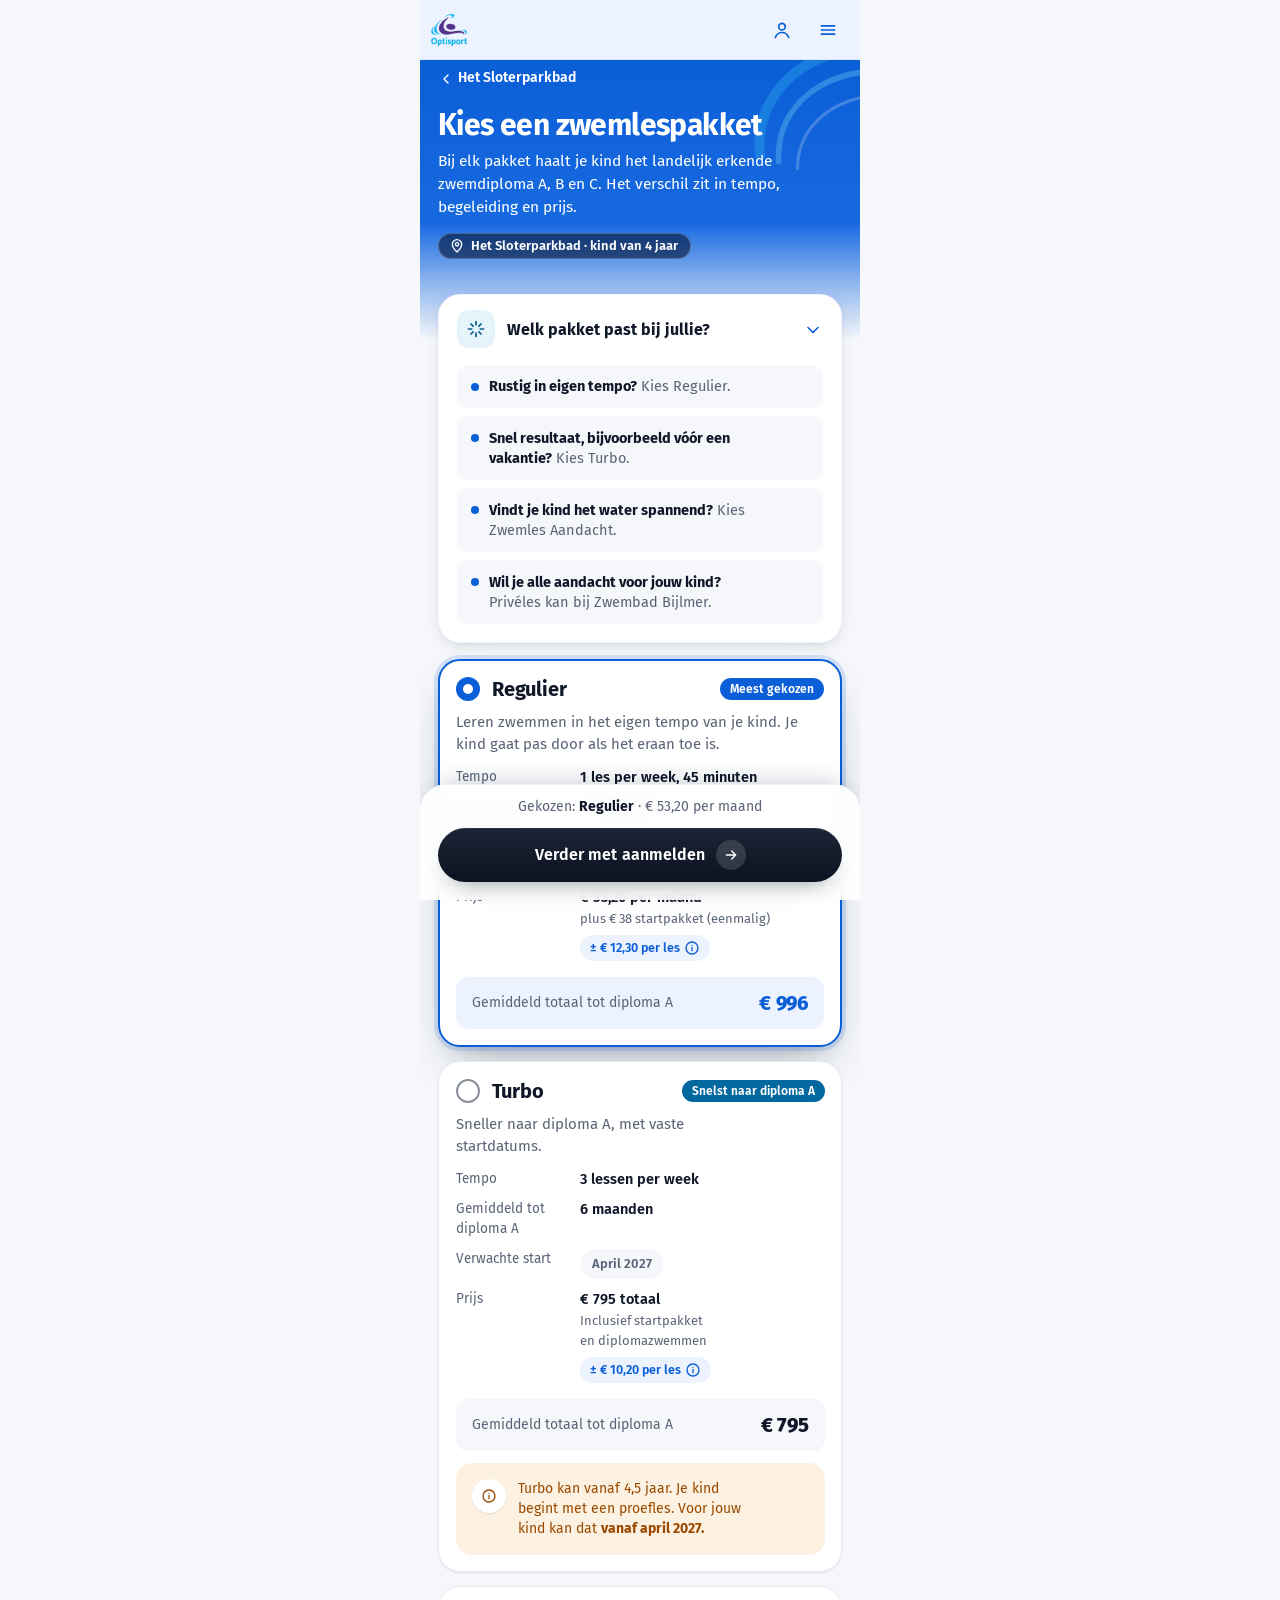
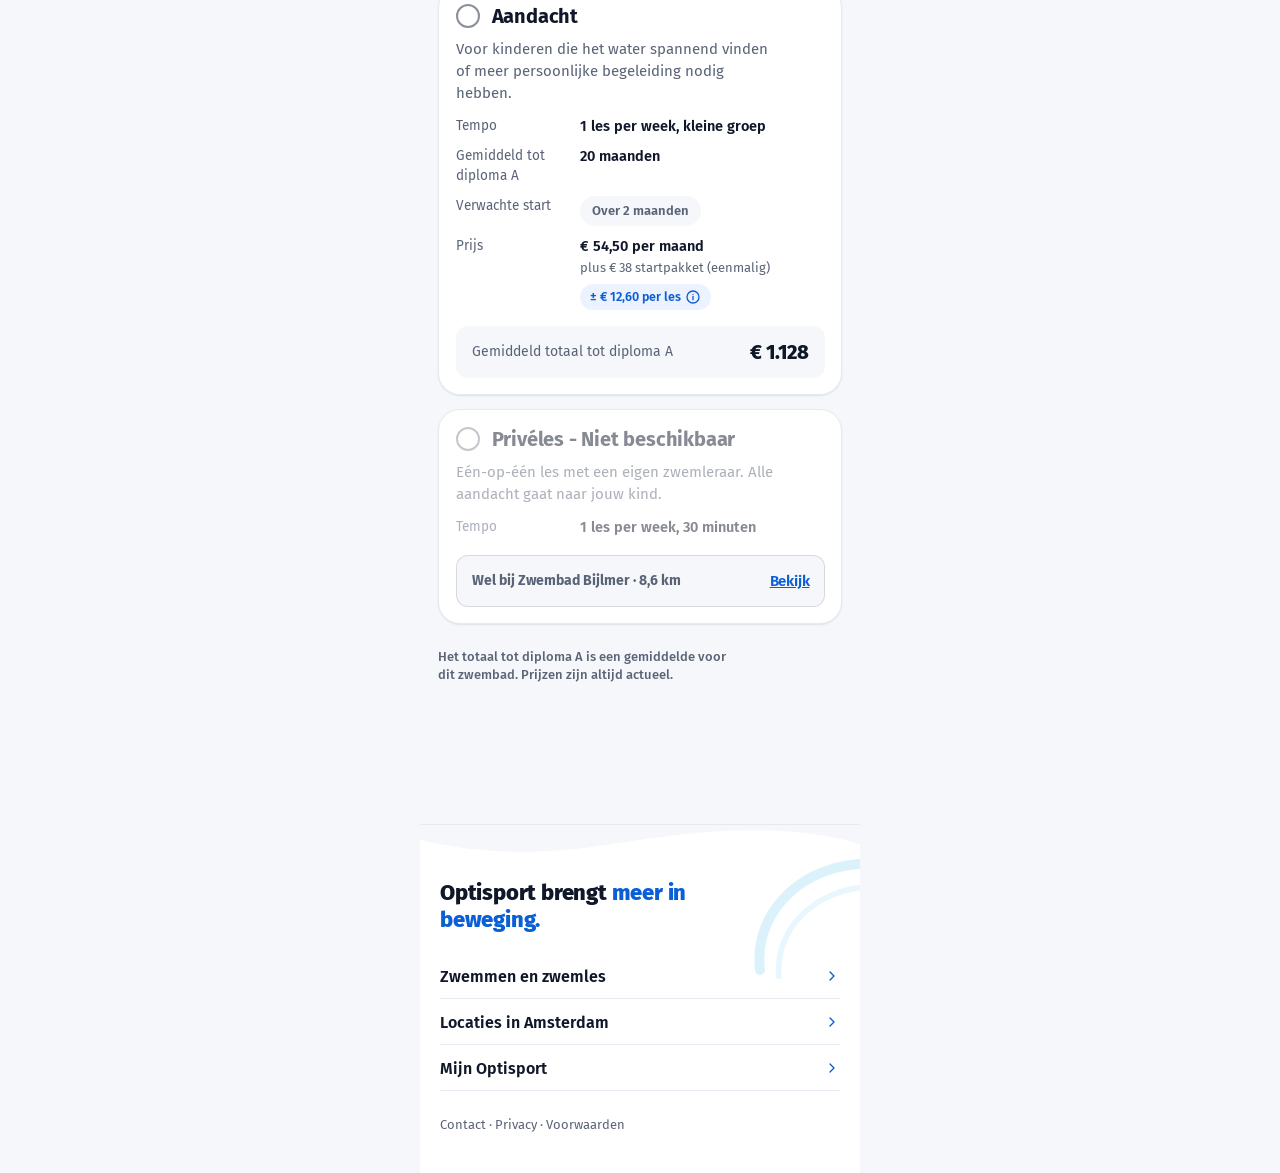
<file: screens/02b-zwemlespakket.html>
<!doctype html>
<html lang="nl">
<head>
  <meta charset="utf-8">
  <meta name="viewport" content="width=device-width, initial-scale=1">
  <title>Kies een zwemlespakket · Optisport</title>
  <link rel="stylesheet" href="../css/base.css">
  <style>
    /* NEW 02b · Kies een zwemlespakket (Figma 737:11183) */
    .hero { min-height: 279.5px; padding: 10px var(--gutter) 80.5px; } /* groeit mee als de tekst op smalle schermen afbreekt */
    .hero__crumb { display: inline-flex; align-items: center; gap: 4px; height: 17px; font-weight: 600; font-size: 14px; line-height: 16.8px; color: #fff; position: relative; }
    .hero__crumb img { width: 16px; height: 16px; }
    .hero h1 { position: relative; margin-top: 17.5px; font-weight: 700; font-size: min(30px, calc((100vw - 36px) * 30 / 324)); line-height: 34px; letter-spacing: -0.6px; white-space: nowrap; } /* 30px vanaf ~390 */
    .hero__lead { position: relative; margin-top: 7.8px; max-width: 346.8px; font-size: 15.5px; line-height: 23px; }
    .hero__pill {
      position: relative; margin-top: 14.2px;
      display: inline-flex; align-items: center; gap: 6px;
      height: 26px; padding: 0 12px 0 10px; border-radius: 13px;
      background: rgba(6, 23, 58, 0.62); border: 1px solid rgba(255, 255, 255, 0.22); backdrop-filter: blur(4px);
      font-weight: 600; font-size: 13px; line-height: 15.6px; white-space: nowrap;
    }
    .hero__pill img { width: 16px; height: 16px; }

    .content { position: relative; margin-top: -46px; padding: 0 var(--gutter); }

    /* helper */
    .helper { overflow: hidden; }
    .helper__head { display: flex; align-items: center; width: 100%; height: 70px; padding: 0 18px; text-align: left; }
    .helper__ic { width: 38px; height: 38px; border-radius: 12px; background: var(--sky); display: grid; place-items: center; flex: none; margin-top: -2px; }
    .helper__ic img { width: 20px; height: 20px; }
    .helper__title { margin-left: 12px; flex: 1; font-weight: 700; font-size: 16px; line-height: 19.2px; padding-top: 0.8px; }
    .helper__chev { width: 20px; height: 20px; transition: transform .2s ease; }
    .helper.is-collapsed .helper__chev { transform: rotate(-90deg); }
    .helper__list { list-style: none; padding: 0 18px 18px; display: flex; flex-direction: column; gap: 8px; }
    .helper.is-collapsed .helper__list { display: none; }
    .helper__list li { position: relative; background: var(--page); border-radius: 12px; padding: 11.8px 12px 12.2px 32px; font-size: 14.5px; line-height: 20px; color: var(--muted); }
    .helper__list li::before { content: ""; position: absolute; left: 14px; top: 18px; width: 8px; height: 8px; border-radius: 4px; background: var(--blue); }
    .helper__list b { font-weight: 700; color: var(--ink); }

    /* pakketten */
    .pkgs { margin-top: 16px; display: flex; flex-direction: column; gap: 14px; }
    .pkg {
      position: relative; background: #fff; border-radius: 22px; cursor: pointer;
      border: 1.5px solid #e6eaf0; padding: 16.5px 16.5px 16.5px;
      filter: drop-shadow(0 1px 0.5px rgba(15,30,60,0.04)) drop-shadow(0 1px 1px rgba(15,30,60,0.06));
      outline: none;
    }
    .pkg.is-selected {
      border: 2px solid var(--blue); padding: 16px;
      filter: none;
      box-shadow: 0 0 0 4px rgba(11,95,214,0.14), 0 8px 18px -10px rgba(15,30,60,0.18), 0 22px 48px -18px rgba(15,30,60,0.38);
    }
    .pkg:focus-visible { box-shadow: 0 0 0 4px rgba(11,95,214,0.3); }
    .pkg.is-disabled { cursor: default; padding-bottom: 16px; }
    .pkg.is-disabled .dim { opacity: .5; }

    .pkg__head { display: flex; align-items: center; min-height: 24px; }
    .pkg__radio { width: 24px; height: 24px; border-radius: 12px; background: #fff; border: 2px solid #8a9099; flex: none; position: relative; }
    .pkg.is-selected .pkg__radio { background: var(--blue); border: 0; }
    .pkg.is-selected .pkg__radio::after { content: ""; position: absolute; left: 7px; top: 7px; width: 10px; height: 10px; border-radius: 5px; background: #fff; }
    .pkg__name { margin-left: 12px; flex: 1; min-width: 0; font-weight: 700; font-size: 20px; line-height: 24px; letter-spacing: -0.2px; }
    .pkg__badge { height: 22px; border-radius: 11px; padding: 3.8px 10px 0; font-weight: 600; font-size: 12px; line-height: 14.4px; color: #fff; white-space: nowrap; }
    .pkg__badge--purple { background: var(--blue); }
    .pkg__badge--blue { background: #0368a0; }
    .pkg__desc { margin-top: 10px; font-size: 15px; line-height: 22px; color: var(--muted); }

    .pkg__rows { margin-top: 12px; display: grid; grid-template-columns: min(124px, 40%) minmax(0, 1fr); row-gap: 10px; }
    .pkg__l { font-size: 13.5px; line-height: 20px; color: var(--muted); }
    .pkg__l--2 { max-width: 89.7px; }
    .pkg__v { font-weight: 600; font-size: 14.5px; line-height: 20px; margin-top: -0.2px; }
    .pkg__sub { margin-top: 2px; font-weight: 400; font-size: 13px; line-height: 20px; color: var(--muted); white-space: normal; }
    .pkg__start { display: inline-block; height: 30px; border-radius: 15px; padding: 4.8px 12px 0; font-weight: 600; font-size: 13px; line-height: 20px; white-space: nowrap; }
    .pkg__start--cyan { background: var(--sky); color: #035c85; }
    .pkg__start--grey { background: var(--page); color: var(--muted); }
    .pkg__per { margin-top: 6.2px; display: inline-flex; align-items: center; gap: 4px; height: 26px; border-radius: 13px; padding: 0 10px; background: var(--bar); color: var(--blue); font-weight: 600; font-size: 12.5px; line-height: 20px; white-space: nowrap; }
    .pkg__per img { width: 16px; height: 16px; }

    .pkg__total { margin-top: 16px; height: 52px; border-radius: 12px; background: var(--page); display: flex; align-items: center; justify-content: space-between; padding: 0 16px; white-space: nowrap; }
    .pkg__total span:first-child { min-width: 0; margin-right: 8px; white-space: normal; font-size: 14px; line-height: 16.8px; color: var(--muted); padding-top: 0.8px; }
    .pkg__total span:last-child { font-weight: 800; font-size: 20px; line-height: 24px; letter-spacing: -0.2px; }
    .pkg.is-selected .pkg__total { background: var(--bar); }
    .pkg.is-selected .pkg__total span:last-child { color: var(--blue); }
    .pkg__total--alt { margin-top: 18.5px; background: var(--page); border: 1px solid rgba(0,0,0,0.12); padding: 0 14px 0 15px; }
    .pkg__total--alt span:first-child { font-weight: 700; padding-top: 0; }
    .pkg__total--alt a { font-weight: 600; font-size: 15px; line-height: 24px; letter-spacing: -0.2px; color: var(--blue); text-decoration: underline; text-underline-position: from-font; }

    .warn { margin-top: 12px; display: flex; gap: 12px; background: #fdf1e1; border-radius: 16px; padding: 16px; min-height: 92px; }
    .warn__ic { width: 34px; height: 34px; border-radius: 17px; background: #fff; display: grid; place-items: center; flex: none;
      filter: drop-shadow(0 1px .5px rgba(15,30,60,.04)) drop-shadow(0 1px 1px rgba(15,30,60,.06)); }
    .warn__ic img { width: 16px; height: 16px; }
    .warn p { min-width: 0; max-width: 223.5px; margin-top: -0.2px; font-size: 14px; line-height: 20px; color: #9a4a00; }
    .warn b { font-weight: 700; }

    .footnote { margin-top: 23.5px; max-width: 305px; font-weight: 500; font-size: 13px; line-height: 18px; color: var(--muted); }

    .dock { margin-top: 24.2px; padding-top: 13.8px; padding-bottom: 18px; }
    .dock__chosen { text-align: center; font-size: 14px; line-height: 16.8px; color: var(--muted); margin-bottom: 11.9px; white-space: nowrap; }
    .dock__chosen b { font-weight: 700; color: var(--ink); }

    /* footer */
    .os-footer { position: relative; overflow: hidden; background: #fff; border-top: 1px solid #e6eaf0; height: 349.3px; padding: 55.5px 20px 0; }
    .os-footer__wave { position: absolute; left: 0; top: -1px; width: 100%; height: 34px; }
    .os-footer__swoosh { position: absolute; right: -25px; top: 20px; width: 150px; height: 150px; pointer-events: none; }
    .os-footer h2 { position: relative; max-width: 247.2px; font-weight: 800; font-size: 22px; line-height: 26.4px; letter-spacing: -0.2px; }
    .os-footer h2 span { color: var(--blue); }
    .os-footer nav { position: relative; margin-top: 22.5px; display: flex; flex-direction: column; gap: 2px; }
    .os-footer nav a { display: flex; align-items: center; justify-content: space-between; height: 44px; border-bottom: 1px solid #e6eaf0; font-weight: 600; font-size: 16px; line-height: 19.2px; padding-bottom: 1px; }
    .os-footer nav a img { width: 16px; height: 16px; }
    .os-footer__legal { position: relative; margin-top: 25.9px; font-size: 13px; line-height: 15.6px; color: var(--muted); }
  </style>
</head>
<body>
<div class="screen">
  <header class="os-bar">
    <img class="os-bar__logo" src="../assets/5b88d.png" alt="Optisport">
    <a href="#" class="os-bar__icon os-bar__icon--user" aria-label="Mijn Optisport"><img src="../assets/5d9eb.svg" width="20" height="20" alt=""></a>
    <button class="os-bar__icon os-bar__icon--menu" aria-label="Menu"><img src="../assets/847ef.svg" width="20" height="20" alt=""></button>
  </header>

  <section class="mo-hero hero">
    <img class="mo-hero__swoosh" src="../assets/aeff6.svg" width="150" height="150" alt="">
    <a class="hero__crumb" href="02-sloterparkbad.html"><img src="../assets/bf1ad.svg" width="16" height="16" alt="">Het Sloterparkbad</a>
    <h1>Kies een zwemlespakket</h1>
    <p class="hero__lead">Bij elk pakket haalt je kind het landelijk erkende zwemdiploma A, B en C. Het verschil zit in tempo, begeleiding en prijs.</p>
    <div class="hero__pill"><img src="../assets/1a4b9.svg" width="16" height="16" alt="">Het Sloterparkbad · kind van 4 jaar</div>
  </section>

  <main class="content">
    <section class="card helper" id="helper">
      <button class="helper__head" type="button" aria-expanded="true" aria-controls="helper-list">
        <span class="helper__ic"><img src="../assets/2edde.svg" width="20" height="20" alt=""></span>
        <span class="helper__title">Welk pakket past bij jullie?</span>
        <img class="helper__chev" src="../assets/7843a.svg" width="20" height="20" alt="">
      </button>
      <ul class="helper__list" id="helper-list">
        <li><b>Rustig in eigen tempo?</b> Kies Regulier.</li>
        <li><p style="max-width:247.1px"><b>Snel resultaat, bijvoorbeeld vóór een vakantie?</b> Kies Turbo.</p></li>
        <li><p style="max-width:258.6px"><b>Vindt je kind het water spannend?</b> Kies Zwemles Aandacht.</p></li>
        <li><p style="max-width:270.5px"><b>Wil je alle aandacht voor jouw kind?</b> Privéles kan bij Zwembad Bijlmer.</p></li>
      </ul>
    </section>

    <div class="pkgs" role="radiogroup" aria-label="Zwemlespakket">
      <article class="pkg is-selected" role="radio" aria-checked="true" tabindex="0" data-name="Regulier" data-price="€ 53,20 per maand">
        <div class="pkg__head"><span class="pkg__radio"></span><h2 class="pkg__name">Regulier</h2><span class="pkg__badge pkg__badge--purple">Meest gekozen</span></div>
        <p class="pkg__desc">Leren zwemmen in het eigen tempo van je kind. Je kind gaat pas door als het eraan toe is.</p>
        <div class="pkg__rows">
          <span class="pkg__l">Tempo</span><span class="pkg__v">1 les per week, 45 minuten</span>
          <span class="pkg__l pkg__l--2">Gemiddeld tot diploma A</span><span class="pkg__v">18 maanden</span>
          <span class="pkg__l">Verwachte start</span><span><span class="pkg__start pkg__start--cyan">Over 4–6 weken</span></span>
          <span class="pkg__l">Prijs</span>
          <div>
            <p class="pkg__v">€ 53,20 per maand</p>
            <p class="pkg__sub">plus € 38 startpakket (eenmalig)</p>
            <span class="pkg__per">± € 12,30 per les<img src="../assets/e7316.svg" width="16" height="16" alt=""></span>
          </div>
        </div>
        <div class="pkg__total"><span>Gemiddeld totaal tot diploma A</span><span>€ 996</span></div>
      </article>

      <article class="pkg" role="radio" aria-checked="false" tabindex="-1" data-name="Turbo" data-price="€ 795 totaal">
        <div class="pkg__head"><span class="pkg__radio"></span><h2 class="pkg__name">Turbo</h2><span class="pkg__badge pkg__badge--blue">Snelst naar diploma A</span></div>
        <p class="pkg__desc" style="max-width:230.9px">Sneller naar diploma A, met vaste startdatums.</p>
        <div class="pkg__rows">
          <span class="pkg__l">Tempo</span><span class="pkg__v">3 lessen per week</span>
          <span class="pkg__l pkg__l--2">Gemiddeld tot diploma A</span><span class="pkg__v">6 maanden</span>
          <span class="pkg__l">Verwachte start</span><span><span class="pkg__start pkg__start--grey">April 2027</span></span>
          <span class="pkg__l">Prijs</span>
          <div>
            <p class="pkg__v">€ 795 totaal</p>
            <p class="pkg__sub" style="max-width:140.9px">Inclusief startpakket en diplomazwemmen</p>
            <span class="pkg__per">± € 10,20 per les<img src="../assets/e7316.svg" width="16" height="16" alt=""></span>
          </div>
        </div>
        <div class="pkg__total"><span>Gemiddeld totaal tot diploma A</span><span>€ 795</span></div>
        <div class="warn">
          <span class="warn__ic"><img src="../assets/6cd61.svg" width="16" height="16" alt=""></span>
          <p>Turbo kan vanaf 4,5 jaar. Je kind begint met een proefles. Voor jouw kind kan dat <b>vanaf april 2027.</b></p>
        </div>
      </article>

      <article class="pkg" role="radio" aria-checked="false" tabindex="-1" data-name="Aandacht" data-price="€ 54,50 per maand">
        <div class="pkg__head"><span class="pkg__radio"></span><h2 class="pkg__name">Aandacht</h2></div>
        <p class="pkg__desc" style="max-width:312.7px">Voor kinderen die het water spannend vinden of meer persoonlijke begeleiding nodig hebben.</p>
        <div class="pkg__rows">
          <span class="pkg__l">Tempo</span><span class="pkg__v">1 les per week, kleine groep</span>
          <span class="pkg__l pkg__l--2">Gemiddeld tot diploma A</span><span class="pkg__v">20 maanden</span>
          <span class="pkg__l">Verwachte start</span><span><span class="pkg__start pkg__start--grey">Over 2 maanden</span></span>
          <span class="pkg__l">Prijs</span>
          <div>
            <p class="pkg__v">€ 54,50 per maand</p>
            <p class="pkg__sub">plus € 38 startpakket (eenmalig)</p>
            <span class="pkg__per">± € 12,60 per les<img src="../assets/e7316.svg" width="16" height="16" alt=""></span>
          </div>
        </div>
        <div class="pkg__total"><span>Gemiddeld totaal tot diploma A</span><span>€ 1.128</span></div>
      </article>

      <article class="pkg is-disabled" role="radio" aria-checked="false" aria-disabled="true" tabindex="-1">
        <div class="pkg__head"><span class="pkg__radio dim"></span><h2 class="pkg__name dim">Privéles - Niet beschikbaar</h2></div>
        <p class="pkg__desc dim">Eén-op-één les met een eigen zwemleraar. Alle aandacht gaat naar jouw kind.</p>
        <div class="pkg__rows">
          <span class="pkg__l dim">Tempo</span><span class="pkg__v dim">1 les per week, 30 minuten</span>
        </div>
        <div class="pkg__total pkg__total--alt"><span>Wel bij Zwembad Bijlmer · 8,6 km</span><a href="#">Bekijk</a></div>
      </article>
    </div>

    <p class="footnote">Het totaal tot diploma A is een gemiddelde voor dit zwembad. Prijzen zijn altijd actueel.</p>
  </main>

  <div class="dock">
    <p class="dock__chosen" id="chosen">Gekozen: <b>Regulier</b> · € 53,20 per maand</p>
    <a class="btn btn-primary" href="03-over-je-kind.html">Verder met aanmelden<span class="btn__arrow"><img src="../assets/ce6c4.svg" width="16" height="16" alt=""></span></a>
  </div>

  <footer class="os-footer">
    <img class="os-footer__wave" src="../assets/80171.svg" width="390" height="34" alt="">
    <img class="os-footer__swoosh" src="../assets/91a0e.svg" width="150" height="150" alt="">
    <h2>Optisport brengt <span>meer in beweging.</span></h2>
    <nav>
      <a href="#">Zwemmen en zwemles<img src="../assets/f3c92.svg" width="16" height="16" alt=""></a>
      <a href="#">Locaties in Amsterdam<img src="../assets/f3c92.svg" width="16" height="16" alt=""></a>
      <a href="#">Mijn Optisport<img src="../assets/f3c92.svg" width="16" height="16" alt=""></a>
    </nav>
    <p class="os-footer__legal">Contact · Privacy · Voorwaarden</p>
  </footer>
</div>


<script>
  (function () {
    var helper = document.getElementById('helper');
    var head = helper.querySelector('.helper__head');
    head.addEventListener('click', function () {
      var collapsed = helper.classList.toggle('is-collapsed');
      head.setAttribute('aria-expanded', String(!collapsed));
    });

    var cards = Array.prototype.slice.call(document.querySelectorAll('.pkg:not(.is-disabled)'));
    var chosen = document.getElementById('chosen');
    function select(card) {
      cards.forEach(function (c) {
        var on = c === card;
        c.classList.toggle('is-selected', on);
        c.setAttribute('aria-checked', String(on));
        c.tabIndex = on ? 0 : -1;
      });
      chosen.innerHTML = 'Gekozen: <b>' + card.dataset.name + '</b> · ' + card.dataset.price;
    }
    cards.forEach(function (c, i) {
      c.addEventListener('click', function (e) { if (!e.target.closest('a')) select(c); });
      c.addEventListener('keydown', function (e) {
        if (e.key === ' ' || e.key === 'Enter') { e.preventDefault(); select(c); }
        if (e.key === 'ArrowDown' || e.key === 'ArrowRight') { e.preventDefault(); var n = cards[(i + 1) % cards.length]; select(n); n.focus(); }
        if (e.key === 'ArrowUp' || e.key === 'ArrowLeft') { e.preventDefault(); var p = cards[(i - 1 + cards.length) % cards.length]; select(p); p.focus(); }
      });
    });
  })();
</script>
</body>
</html>
</file>
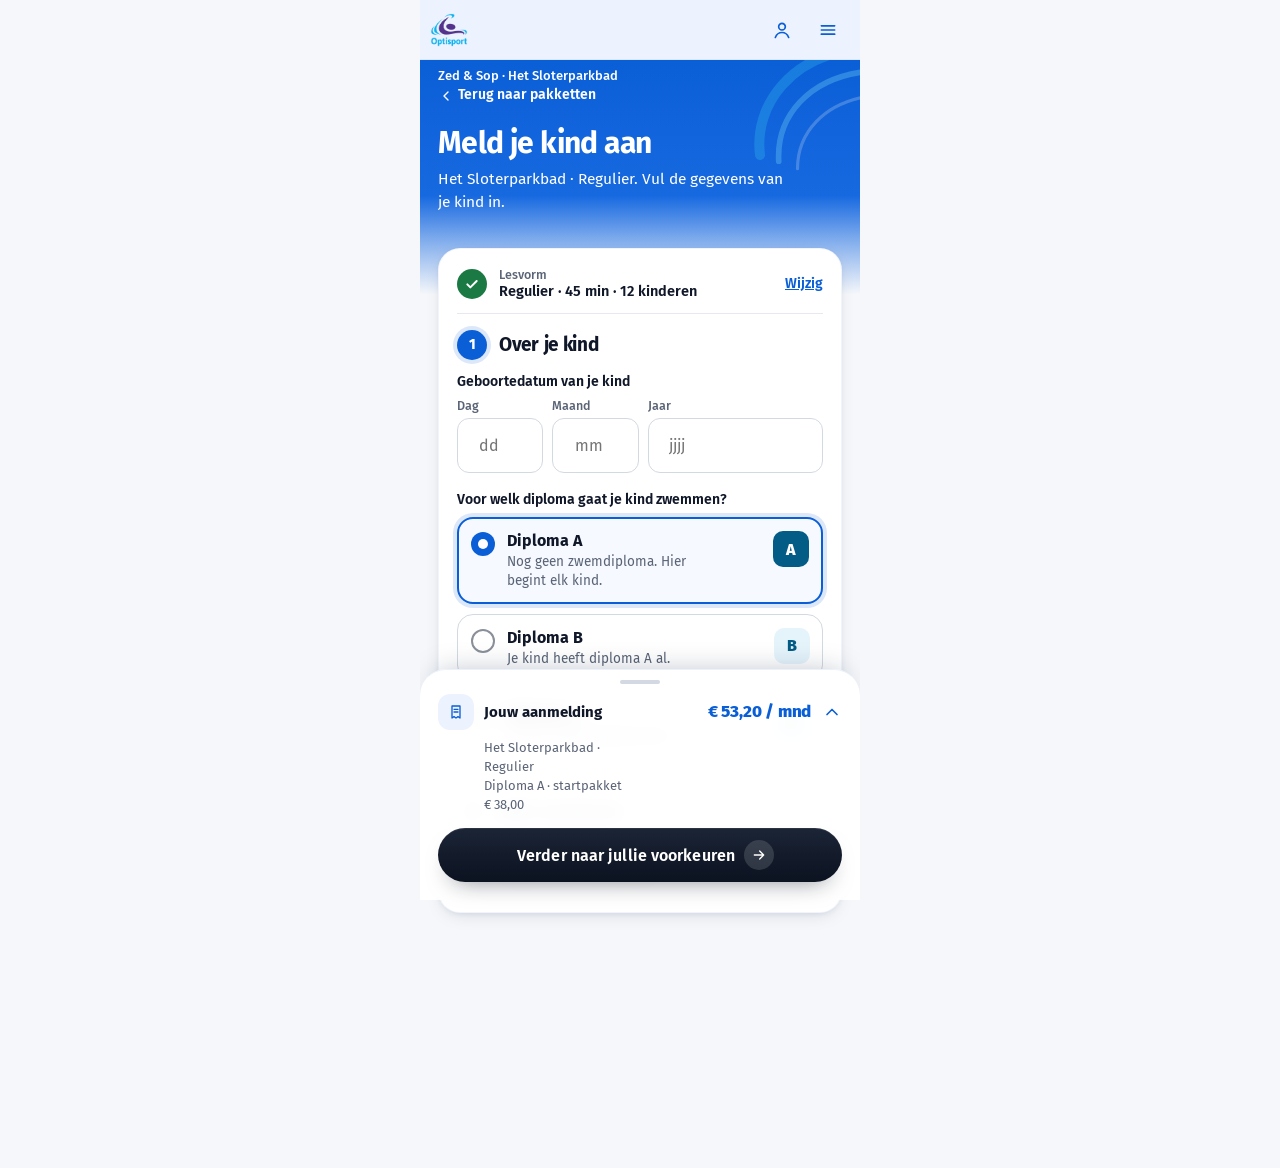
<file: screens/03-over-je-kind.html>
<!doctype html>
<html lang="nl">
<head>
  <meta charset="utf-8">
  <meta name="viewport" content="width=device-width, initial-scale=1">
  <title>Meld je kind aan · Over je kind · Optisport</title>
  <link rel="stylesheet" href="../css/base.css">
  <style>
    /* NEW 03 · Aanmelden · over je kind (Figma 737:11184) */

    /* ===== gedeelde aanmeldformulier-stijlen (identiek in 03 en 04) ===== */
    .hero { padding: 8px var(--gutter) 0; }
    .hero__crumb { position: relative; font-weight: 500; font-size: 13px; line-height: 15.6px; white-space: nowrap; }
    .hero__back { position: relative; display: inline-flex; align-items: center; gap: 4px; margin-top: 3.7px; font-weight: 600; font-size: 14px; line-height: 16.8px; white-space: nowrap; }
    .hero__back img { width: 16px; height: 16px; margin-top: 1px; }
    .hero h1 { position: relative; margin-top: 17.9px; font-weight: 700; font-size: 30px; line-height: 34px; letter-spacing: -0.6px; white-space: nowrap; }
    .hero__sub { position: relative; margin-top: 7.8px; max-width: 348.6px; font-size: 15.5px; line-height: 23px; }

    .content { position: relative; margin-top: -46px; padding: 0 var(--gutter) 24px; }
    .stepper { padding: 18px 18px 22px; overflow: hidden; }

    .done { position: relative; height: 46px; }
    .done + .done { margin-top: 12px; }
    .done__ok { position: absolute; left: 0; top: 2px; width: 30px; height: 30px; border-radius: 15px; background: #1b7a43; display: grid; place-items: center; }
    .done__ok img { width: 16px; height: 16px; }
    .done__label { position: absolute; left: 42px; top: 0; font-weight: 500; font-size: 12.5px; line-height: 15px; color: var(--muted); width: 188px; }
    .done__value { position: absolute; left: 42px; top: 15.6px; font-weight: 600; font-size: 14.5px; line-height: 17.4px; color: var(--ink); white-space: nowrap; }
    .done__edit { position: absolute; right: 0; top: 8.6px; font-weight: 600; font-size: 14px; line-height: 16.8px; color: var(--blue); text-decoration: underline; text-underline-position: from-font; white-space: nowrap; }

    .divider { height: 1px; background: #e6eaf0; }

    .step { display: flex; align-items: flex-start; gap: 12px; height: 30px; }
    .step__n { width: 30px; height: 30px; border-radius: 15px; flex: none; display: grid; place-items: center; font-weight: 800; font-size: 14px; line-height: 16.8px; }
    .step__title { padding-top: 3px; white-space: nowrap; }
    .step--active .step__n { background: var(--blue); color: #fff; box-shadow: 0 0 0 4px rgba(11, 95, 214, 0.14); }
    .step--active .step__title { font-weight: 700; font-size: 19px; line-height: 24px; letter-spacing: -0.3px; color: var(--ink); }
    .step--todo .step__n { border: 2px solid var(--line); color: var(--muted); }
    .step--todo .step__title { font-weight: 600; font-size: 16px; line-height: 24px; letter-spacing: -0.2px; color: var(--muted); }
    .divider + .step { margin-top: 16px; }
    .step + .divider { margin-top: 16px; }

    .field-label { font-weight: 600; font-size: 14px; line-height: 16.8px; color: var(--ink); }

    /* dock (samenvatting) */
    .dock { padding: 0 var(--gutter) 18px; }
    .dock__grip { width: 40px; height: 4px; border-radius: 2px; background: var(--line); margin: 10px auto 0; }
    .dock__head { display: flex; align-items: center; height: 36px; margin-top: 10px; width: 100%; text-align: left; }
    .dock__ic { width: 36px; height: 36px; border-radius: 12px; background: #ecf3ff; display: grid; place-items: center; flex: none; }
    .dock__ic img { width: 16px; height: 16px; }
    .dock__title { margin-left: 10px; font-weight: 700; font-size: 15px; line-height: 18px; color: var(--ink); white-space: nowrap; }
    .dock__price { margin-left: auto; font-weight: 800; font-size: 17px; line-height: 20.4px; letter-spacing: -0.2px; color: var(--blue); white-space: nowrap; }
    .dock__chev { width: 20px; height: 20px; margin-left: 10.8px; transition: transform .2s ease; }
    .dock__details { margin-top: 7.8px; padding-left: 46px; font-size: 13px; line-height: 19px; color: var(--muted); width: 188px; }
    .dock .btn { margin-top: 14.2px; padding-right: 28px; }
    .dock .btn .btn__arrow { position: absolute; left: calc(50% - 177px + var(--arrow-x)); top: 12px; }
    .dock.is-collapsed .dock__details { display: none; }
    .dock.is-collapsed .dock__chev { transform: rotate(180deg); }
    /* ===== einde gedeelde stijlen ===== */

    /* scherm 03 */
    .hero { height: 234px; }
    .dob-label { margin-top: 13.7px; max-width: 201px; }
    .dob { display: flex; gap: 9px; margin-top: 7.2px; }
    /* velden groeien/krimpen naar verhouding 74 : 74 : 150 (exact op 390) */
    .dob input {
      display: block; height: 55px; width: 100%; padding: 0 10px 0 0;
      background: #fff; border: 1.5px solid var(--line); border-radius: 12px;
      font-size: 16px; line-height: 19.2px; text-align: center; color: var(--ink);
      outline: none; -moz-appearance: textfield; appearance: textfield;
    }
    .dob__f { flex: 74 1 74px; min-width: 0; display: flex; flex-direction: column; gap: 5px; }
    .dob__f--y { flex: 150 1 150px; }
    .dob__f span { font-weight: 500; font-size: 12.5px; line-height: 15px; color: var(--muted); white-space: nowrap; }
    .dob input.dob__d { padding-right: 22px; }
    .dob input.dob__m { padding-right: 14px; }
    .dob input.dob__y { padding-right: 66.6667%; } /* = 100px op 390 */
    .dob input::placeholder { color: #757575; opacity: 1; }
    .dob input:focus { border-color: var(--blue); box-shadow: 0 0 0 4px rgba(11, 95, 214, 0.14); }

    .dipl-label { margin-top: 19.5px; max-width: 313px; }
    .options { margin-top: 8.2px; display: flex; flex-direction: column; gap: 10px; }
    .option {
      position: relative; display: block; width: auto; cursor: pointer;
      background: #fff; border: 1.5px solid var(--line); border-radius: 16px;
      padding: 12.4px 0 12.6px 48.5px; text-align: left;
    }
    .option input { position: absolute; opacity: 0; pointer-events: none; }
    .option__radio { position: absolute; left: 12.5px; top: 13.5px; width: 24px; height: 24px; border-radius: 12px; background: #fff; border: 2px solid #8a9099; }
    .option__title { display: block; font-weight: 700; font-size: 16px; line-height: 19.2px; color: var(--ink); white-space: nowrap; }
    .option__desc { display: block; margin-top: 1.9px; font-size: 13.5px; line-height: 19px; color: var(--muted); max-width: 188px; margin-right: 60px; }
    .option__badge { position: absolute; right: 12.5px; top: 12.5px; width: 36px; height: 36px; border-radius: 10px; background: var(--sky); color: #035c85; display: grid; place-items: center; font-weight: 800; font-size: 16px; line-height: 19.2px; }
    .option.is-selected { background: #f6f9ff; border: 2px solid var(--blue); box-shadow: 0 0 0 4px rgba(11, 95, 214, 0.14); padding: 11.9px 0 12.1px 48px; }
    .option.is-selected .option__radio { left: 12px; top: 13px; background: var(--blue); border: 0; }
    .option.is-selected .option__radio::after { content: ""; position: absolute; left: 7px; top: 7px; width: 10px; height: 10px; border-radius: 5px; background: #fff; }
    .option.is-selected .option__badge { right: 12px; top: 12px; background: #035c85; color: #fff; }

    .options + .divider { margin-top: 21.8px; }

    /* responsief (320–440px): lange regels mogen afbreken i.p.v. overlopen */
    .done { height: auto; min-height: 46px; padding: 15.6px 50px 0 42px; }
    .done__value { position: static; white-space: normal; }
    .dock__title { min-width: 0; white-space: normal; }
  </style>
</head>
<body>
<div class="screen">
  <header class="os-bar">
    <img class="os-bar__logo" src="../assets/5b88d.png" alt="Optisport">
    <a href="#" class="os-bar__icon os-bar__icon--user" aria-label="Mijn Optisport"><img src="../assets/5d9eb.svg" width="20" height="20" alt=""></a>
    <button class="os-bar__icon os-bar__icon--menu" aria-label="Menu"><img src="../assets/847ef.svg" width="20" height="20" alt=""></button>
  </header>

  <section class="mo-hero hero">
    <img class="mo-hero__swoosh" src="../assets/aeff6.svg" width="150" height="150" alt="">
    <p class="hero__crumb">Zed &amp; Sop · Het Sloterparkbad</p>
    <a class="hero__back" href="02b-zwemlespakket.html"><img src="../assets/bf1ad.svg" width="16" height="16" alt="">Terug naar pakketten</a>
    <h1>Meld je kind aan</h1>
    <p class="hero__sub">Het Sloterparkbad · Regulier. Vul de gegevens van je kind in.</p>
  </section>

  <main class="content">
    <form class="card stepper" action="04-voorkeuren.html" onsubmit="return false">
      <div class="done">
        <span class="done__ok"><img src="../assets/d19d9.svg" width="16" height="16" alt=""></span>
        <p class="done__label">Lesvorm</p>
        <p class="done__value">Regulier · 45 min · 12 kinderen</p>
        <a class="done__edit" href="02b-zwemlespakket.html">Wijzig</a>
      </div>
      <div class="divider"></div>

      <div class="step step--active"><span class="step__n">1</span><h2 class="step__title">Over je kind</h2></div>

      <p class="field-label dob-label">Geboortedatum van je kind</p>
      <div class="dob">
        <label class="dob__f"><span>Dag</span><input class="dob__d" type="text" inputmode="numeric" maxlength="2" placeholder="dd"></label>
        <label class="dob__f"><span>Maand</span><input class="dob__m" type="text" inputmode="numeric" maxlength="2" placeholder="mm"></label>
        <label class="dob__f dob__f--y"><span>Jaar</span><input class="dob__y" type="text" inputmode="numeric" maxlength="4" placeholder="jjjj"></label>
      </div>

      <p class="field-label dipl-label">Voor welk diploma gaat je kind zwemmen?</p>
      <div class="options" role="radiogroup">
        <label class="option is-selected">
          <input type="radio" name="diploma" value="A" checked>
          <span class="option__radio"></span>
          <span class="option__title">Diploma A</span>
          <span class="option__desc">Nog geen zwemdiploma. Hier begint elk kind.</span>
          <span class="option__badge">A</span>
        </label>
        <label class="option">
          <input type="radio" name="diploma" value="B">
          <span class="option__radio"></span>
          <span class="option__title">Diploma B</span>
          <span class="option__desc">Je kind heeft diploma A al.</span>
          <span class="option__badge">B</span>
        </label>
        <label class="option">
          <input type="radio" name="diploma" value="C">
          <span class="option__radio"></span>
          <span class="option__title">Diploma C</span>
          <span class="option__desc">Je kind heeft diploma B al.</span>
          <span class="option__badge">C</span>
        </label>
      </div>

      <div class="divider"></div>
      <div class="step step--todo"><span class="step__n">2</span><h2 class="step__title">Jullie voorkeuren</h2></div>
      <div class="divider"></div>
      <div class="step step--todo"><span class="step__n">3</span><h2 class="step__title">Gegevens en afronden</h2></div>
    </form>
  </main>

  <div class="dock" id="dock">
    <div class="dock__grip"></div>
    <button class="dock__head" type="button" aria-expanded="true" aria-controls="dock-details">
      <span class="dock__ic"><img src="../assets/14cf6.svg" width="16" height="16" alt=""></span>
      <span class="dock__title">Jouw aanmelding</span>
      <span class="dock__price">€ 53,20 / mnd</span>
      <img class="dock__chev" src="../assets/3fc7b.svg" width="20" height="20" alt="">
    </button>
    <div class="dock__details" id="dock-details">
      <p>Het Sloterparkbad · Regulier</p>
      <p>Diploma A · startpakket € 38,00</p>
    </div>
    <a class="btn btn-primary" style="--arrow-x: 280.6px" href="04-voorkeuren.html">Verder naar jullie voorkeuren<span class="btn__arrow"><img src="../assets/ce6c4.svg" width="16" height="16" alt=""></span></a>
  </div>
</div>


<script>
  // diploma-keuze
  document.querySelectorAll('.option input').forEach(function (r) {
    r.addEventListener('change', function () {
      document.querySelectorAll('.option').forEach(function (o) {
        o.classList.toggle('is-selected', o.querySelector('input').checked);
      });
    });
  });
  // geboortedatum: alleen cijfers, automatisch door naar volgend veld
  var dob = document.querySelectorAll('.dob input');
  dob.forEach(function (inp, i) {
    inp.addEventListener('input', function () {
      inp.value = inp.value.replace(/\D/g, '');
      if (inp.value.length === inp.maxLength && dob[i + 1]) dob[i + 1].focus();
    });
  });
  // samenvatting in- en uitklappen
  var dock = document.getElementById('dock');
  dock.querySelector('.dock__head').addEventListener('click', function () {
    var collapsed = dock.classList.toggle('is-collapsed');
    this.setAttribute('aria-expanded', String(!collapsed));
  });
</script>
</body>
</html>
</file>
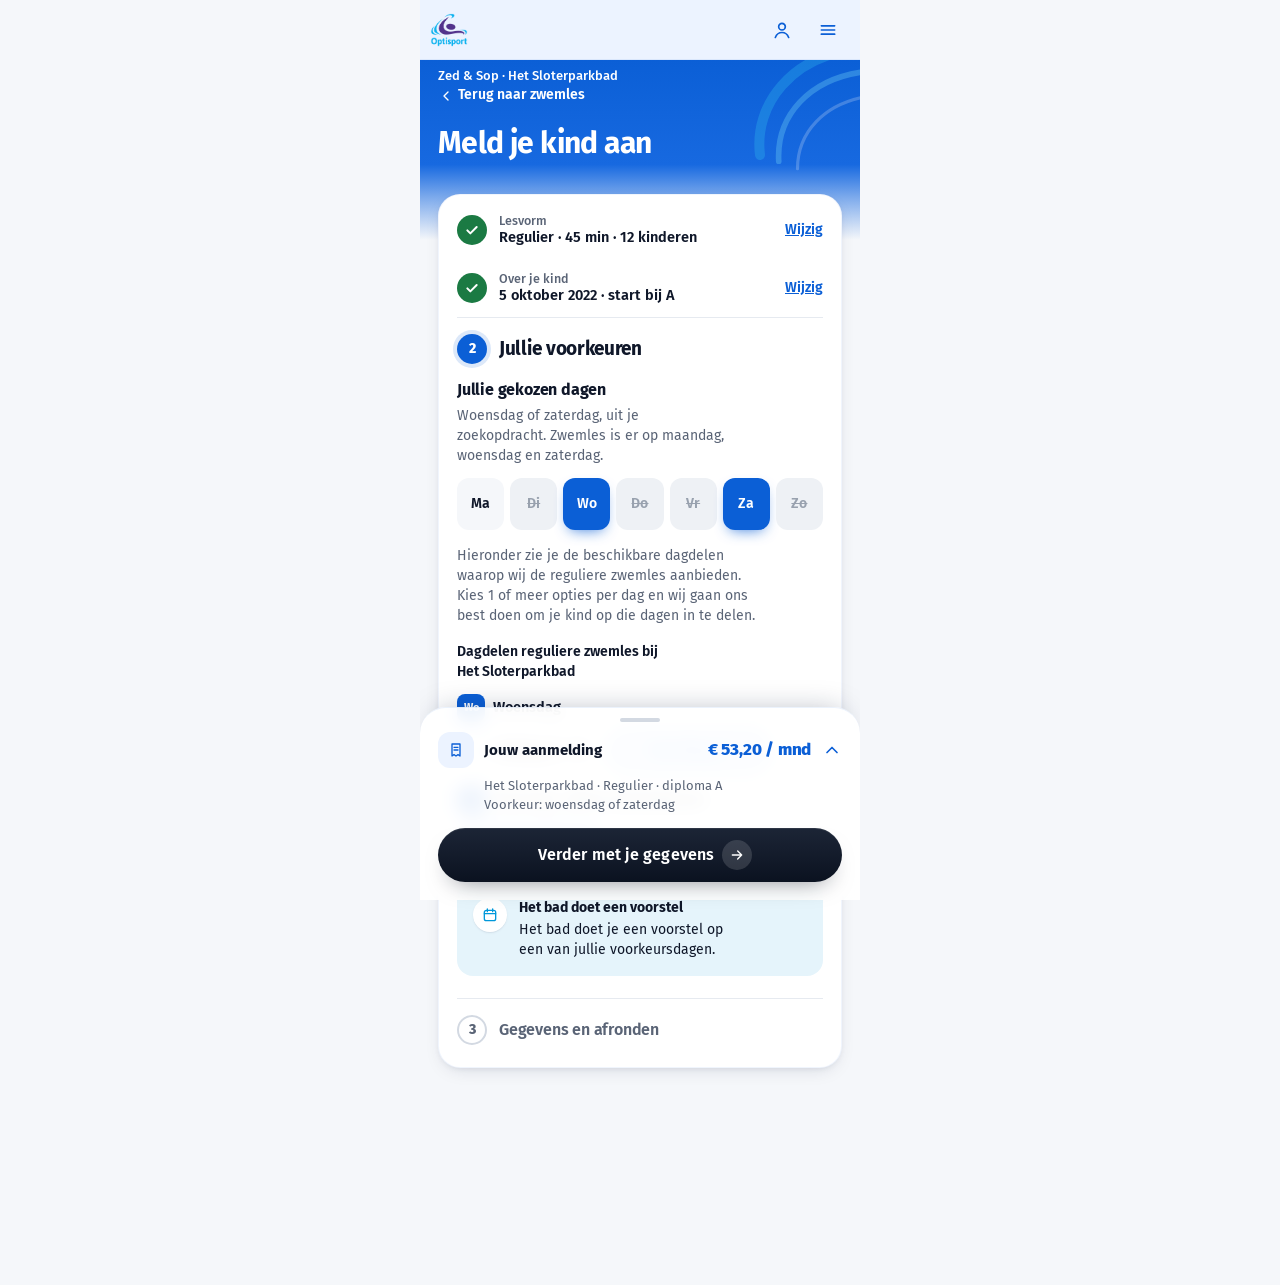
<file: screens/04-voorkeuren.html>
<!doctype html>
<html lang="nl">
<head>
  <meta charset="utf-8">
  <meta name="viewport" content="width=device-width, initial-scale=1">
  <title>Meld je kind aan · Voorkeuren · Optisport</title>
  <link rel="stylesheet" href="../css/base.css">
  <style>
    /* NEW 04 · Aanmelden · voorkeuren (Figma 737:11185) */

    /* ===== gedeelde aanmeldformulier-stijlen (identiek in 03 en 04) ===== */
    .hero { padding: 8px var(--gutter) 0; }
    .hero__crumb { position: relative; font-weight: 500; font-size: 13px; line-height: 15.6px; white-space: nowrap; }
    .hero__back { position: relative; display: inline-flex; align-items: center; gap: 4px; margin-top: 3.7px; font-weight: 600; font-size: 14px; line-height: 16.8px; white-space: nowrap; }
    .hero__back img { width: 16px; height: 16px; margin-top: 1px; }
    .hero h1 { position: relative; margin-top: 17.9px; font-weight: 700; font-size: 30px; line-height: 34px; letter-spacing: -0.6px; white-space: nowrap; }
    .hero__sub { position: relative; margin-top: 7.8px; max-width: 348.6px; font-size: 15.5px; line-height: 23px; }

    .content { position: relative; margin-top: -46px; padding: 0 var(--gutter) 24px; }
    .stepper { padding: 18px 18px 22px; overflow: hidden; }

    .done { position: relative; height: 46px; }
    .done + .done { margin-top: 12px; }
    .done__ok { position: absolute; left: 0; top: 2px; width: 30px; height: 30px; border-radius: 15px; background: #1b7a43; display: grid; place-items: center; }
    .done__ok img { width: 16px; height: 16px; }
    .done__label { position: absolute; left: 42px; top: 0; font-weight: 500; font-size: 12.5px; line-height: 15px; color: var(--muted); white-space: nowrap; }
    .done__value { position: absolute; left: 42px; top: 15.6px; font-weight: 600; font-size: 14.5px; line-height: 17.4px; color: var(--ink); white-space: nowrap; }
    .done__edit { position: absolute; right: 0; top: 8.6px; font-weight: 600; font-size: 14px; line-height: 16.8px; color: var(--blue); text-decoration: underline; text-underline-position: from-font; white-space: nowrap; }

    .divider { height: 1px; background: #e6eaf0; }

    .step { display: flex; align-items: flex-start; gap: 12px; height: 30px; }
    .step__n { width: 30px; height: 30px; border-radius: 15px; flex: none; display: grid; place-items: center; font-weight: 800; font-size: 14px; line-height: 16.8px; }
    .step__title { padding-top: 3px; white-space: nowrap; }
    .step--active .step__n { background: var(--blue); color: #fff; box-shadow: 0 0 0 4px rgba(11, 95, 214, 0.14); }
    .step--active .step__title { font-weight: 700; font-size: 19px; line-height: 24px; letter-spacing: -0.3px; color: var(--ink); }
    .step--todo .step__n { border: 2px solid var(--line); color: var(--muted); }
    .step--todo .step__title { font-weight: 600; font-size: 16px; line-height: 24px; letter-spacing: -0.2px; color: var(--muted); }
    .divider + .step { margin-top: 16px; }
    .step + .divider { margin-top: 16px; }

    .field-label { font-weight: 600; font-size: 14px; line-height: 16.8px; color: var(--ink); }

    /* dock (samenvatting) */
    .dock { padding: 0 var(--gutter) 18px; }
    .dock__grip { width: 40px; height: 4px; border-radius: 2px; background: var(--line); margin: 10px auto 0; }
    .dock__head { display: flex; align-items: center; height: 36px; margin-top: 10px; width: 100%; text-align: left; }
    .dock__ic { width: 36px; height: 36px; border-radius: 12px; background: #ecf3ff; display: grid; place-items: center; flex: none; }
    .dock__ic img { width: 16px; height: 16px; }
    .dock__title { margin-left: 10px; font-weight: 700; font-size: 15px; line-height: 18px; color: var(--ink); white-space: nowrap; }
    .dock__price { margin-left: auto; font-weight: 800; font-size: 17px; line-height: 20.4px; letter-spacing: -0.2px; color: var(--blue); white-space: nowrap; }
    .dock__chev { width: 20px; height: 20px; margin-left: 10.8px; transition: transform .2s ease; }
    .dock__details { margin-top: 7.8px; padding-left: 46px; font-size: 13px; line-height: 19px; color: var(--muted); white-space: nowrap; }
    .dock .btn { margin-top: 14.2px; padding-right: 28px; }
    .dock .btn .btn__arrow { position: absolute; left: var(--arrow-x); top: 12px; }
    .dock.is-collapsed .dock__details { display: none; }
    .dock.is-collapsed .dock__chev { transform: rotate(180deg); }
    /* ===== einde gedeelde stijlen ===== */

    /* scherm 04 */
    .hero { height: 180px; }
    .pref-title { margin-top: 14px; font-weight: 700; font-size: 16px; line-height: 24px; letter-spacing: -0.2px; color: var(--ink); white-space: nowrap; }
    .pref-desc { margin-top: 3.8px; max-width: 274.3px; font-size: 14px; line-height: 20px; color: var(--muted); }

    .days { display: flex; gap: 6px; margin-top: 12.2px; }
    .day { flex: 1 1 0; min-width: 0; height: 52px; border-radius: 12px; background: var(--page); color: var(--ink); font-weight: 600; font-size: 14px; line-height: 16.8px; text-align: center; transition: background .12s ease; }
    .day.is-on { background: var(--blue); color: #fff; box-shadow: 0 6px 14px -6px rgba(11, 95, 214, 0.8); }
    .day:disabled { background: #eef1f5; color: #98a1ae; text-decoration: line-through; text-decoration-skip-ink: none; text-underline-position: from-font; cursor: default; }

    .pref-intro { margin-top: 15.8px; max-width: 300.3px; font-size: 14px; line-height: 20px; color: var(--muted); }
    .slots-label { margin-top: 16px; max-width: 224.7px; font-weight: 600; font-size: 14px; line-height: 20px; color: var(--ink); }

    .day-head { display: flex; align-items: center; gap: 8px; min-height: 28px; margin-top: 12.2px; }
    .chips + .day-head { margin-top: 14px; }
    .day-head__d { width: 28px; height: 28px; border-radius: 8px; background: var(--blue); color: #fff; display: grid; place-items: center; font-weight: 700; font-size: 11px; line-height: 13.2px; flex: none; }
    .day-head__t { min-width: 0; font-weight: 600; font-size: 14.5px; line-height: 17.4px; color: var(--ink); }

    .chips { display: flex; flex-wrap: wrap; gap: 8px; margin-top: 8px; }
    .chip { display: flex; align-items: center; justify-content: center; gap: 8px; height: 42px; width: 143px; background: #fff; border: 1.5px solid var(--line); border-radius: 21px; font-weight: 600; font-size: 14px; line-height: 16.8px; color: var(--ink); white-space: nowrap; transition: background .12s ease, border-color .12s ease; }
    .chip--wide { width: 160.9px; }
    .chip img { width: 16px; height: 16px; flex: none; }
    .chip.is-on { background: #e8f0fd; border: 2px solid var(--blue); color: var(--blue); }

    .note { position: relative; margin-top: 18px; min-height: 94px; background: var(--sky); border-radius: 16px; padding: 15.8px 16px 16px 62px; }
    .note__ic { position: absolute; left: 16px; top: 16px; width: 34px; height: 34px; border-radius: 17px; background: #fff; display: grid; place-items: center;
      filter: drop-shadow(0 1px .5px rgba(15,30,60,.04)) drop-shadow(0 1px 1px rgba(15,30,60,.06)); }
    .note__ic img { width: 16px; height: 16px; }
    .note b { display: block; font-weight: 700; font-size: 14px; line-height: 20px; color: var(--ink); }
    .note p { margin-top: 2px; max-width: 228.9px; font-size: 14px; line-height: 20px; color: var(--ink); }
    .note + .divider { margin-top: 22px; }

    /* responsief (320–440px): lange regels mogen afbreken i.p.v. overlopen */
    .done__value { max-width: calc(100% - 92px); white-space: normal; }
    @media (max-width: 389px) {
      .done { height: auto; min-height: 46px; padding: 0 50px 0 42px; }
      .done__label, .done__value { position: static; max-width: none; }
      .done__value { margin-top: .6px; }
    }
    .dock__title { min-width: 0; white-space: normal; }
    .dock__details { white-space: normal; }
  </style>
</head>
<body>
<div class="screen">
  <header class="os-bar">
    <img class="os-bar__logo" src="../assets/5b88d.png" alt="Optisport">
    <a href="#" class="os-bar__icon os-bar__icon--user" aria-label="Mijn Optisport"><img src="../assets/5d9eb.svg" width="20" height="20" alt=""></a>
    <button class="os-bar__icon os-bar__icon--menu" aria-label="Menu"><img src="../assets/847ef.svg" width="20" height="20" alt=""></button>
  </header>

  <section class="mo-hero hero">
    <img class="mo-hero__swoosh" src="../assets/aeff6.svg" width="150" height="150" alt="">
    <p class="hero__crumb">Zed &amp; Sop · Het Sloterparkbad</p>
    <a class="hero__back" href="03-over-je-kind.html"><img src="../assets/bf1ad.svg" width="16" height="16" alt="">Terug naar zwemles</a>
    <h1>Meld je kind aan</h1>
  </section>

  <main class="content">
    <div class="card stepper">
      <div class="done">
        <span class="done__ok"><img src="../assets/d19d9.svg" width="16" height="16" alt=""></span>
        <p class="done__label">Lesvorm</p>
        <p class="done__value">Regulier · 45 min · 12 kinderen</p>
        <a class="done__edit" href="02b-zwemlespakket.html">Wijzig</a>
      </div>
      <div class="done">
        <span class="done__ok"><img src="../assets/d19d9.svg" width="16" height="16" alt=""></span>
        <p class="done__label">Over je kind</p>
        <p class="done__value">5 oktober 2022 · start bij A</p>
        <a class="done__edit" href="03-over-je-kind.html">Wijzig</a>
      </div>
      <div class="divider"></div>

      <div class="step step--active"><span class="step__n">2</span><h2 class="step__title">Jullie voorkeuren</h2></div>

      <h3 class="pref-title">Jullie gekozen dagen</h3>
      <p class="pref-desc">Woensdag of zaterdag, uit je zoekopdracht. Zwemles is er op maandag, woensdag en zaterdag.</p>

      <div class="days" role="group" aria-label="Dagen">
        <button class="day" type="button" aria-pressed="false">Ma</button>
        <button class="day" type="button" disabled>Di</button>
        <button class="day is-on" type="button" aria-pressed="true">Wo</button>
        <button class="day" type="button" disabled>Do</button>
        <button class="day" type="button" disabled>Vr</button>
        <button class="day is-on" type="button" aria-pressed="true">Za</button>
        <button class="day" type="button" disabled>Zo</button>
      </div>

      <p class="pref-intro">Hieronder zie je de beschikbare dagdelen waarop wij de reguliere zwemles aanbieden. Kies 1 of meer opties per dag en wij gaan ons best doen om je kind op die dagen in te delen.</p>

      <p class="slots-label">Dagdelen reguliere zwemles bij Het Sloterparkbad</p>

      <div class="day-head"><span class="day-head__d">Wo</span><span class="day-head__t">Woensdag</span></div>
      <div class="chips">
        <button class="chip" type="button" aria-pressed="false"><img src="../assets/c1478.svg" width="16" height="16" alt="">Middag 13 - 15</button>
        <button class="chip chip--wide is-on" type="button" aria-pressed="true"><img src="../assets/a58f2.svg" width="16" height="16" alt="">Namiddag 15 - 17</button>
      </div>

      <div class="day-head"><span class="day-head__d">Za</span><span class="day-head__t">Zaterdag · alleen ochtendlessen</span></div>
      <div class="chips">
        <button class="chip is-on" type="button" aria-pressed="true"><img src="../assets/a58f2.svg" width="16" height="16" alt="">Ochtend 9 - 12</button>
      </div>

      <div class="note">
        <div class="note__ic"><img src="../assets/ad37a.svg" width="16" height="16" alt=""></div>
        <b>Het bad doet een voorstel</b>
        <p>Het bad doet je een voorstel op een van jullie voorkeursdagen.</p>
      </div>

      <div class="divider"></div>
      <div class="step step--todo"><span class="step__n">3</span><h2 class="step__title">Gegevens en afronden</h2></div>
    </div>
  </main>

  <div class="dock" id="dock">
    <div class="dock__grip"></div>
    <button class="dock__head" type="button" aria-expanded="true" aria-controls="dock-details">
      <span class="dock__ic"><img src="../assets/14cf6.svg" width="16" height="16" alt=""></span>
      <span class="dock__title">Jouw aanmelding</span>
      <span class="dock__price">€ 53,20 / mnd</span>
      <img class="dock__chev" src="../assets/3fc7b.svg" width="20" height="20" alt="">
    </button>
    <div class="dock__details" id="dock-details">
      <p>Het Sloterparkbad · Regulier · diploma A</p>
      <p>Voorkeur: woensdag of zaterdag</p>
    </div>
    <a class="btn btn-primary" style="--arrow-x: calc(50% + 81.7px)" href="05-gegevens-controle.html">Verder met je gegevens<span class="btn__arrow"><img src="../assets/ce6c4.svg" width="16" height="16" alt=""></span></a>
  </div>
</div>


<script>
  // dagen en dagdelen aan/uit
  document.querySelectorAll('.day:not(:disabled), .chip').forEach(function (b) {
    b.addEventListener('click', function () {
      var on = b.classList.toggle('is-on');
      b.setAttribute('aria-pressed', String(on));
      var ic = b.classList.contains('chip') && b.querySelector('img');
      if (ic) ic.src = '../assets/' + (on ? 'a58f2' : 'c1478') + '.svg';
    });
  });
  // samenvatting in- en uitklappen
  var dock = document.getElementById('dock');
  dock.querySelector('.dock__head').addEventListener('click', function () {
    var collapsed = dock.classList.toggle('is-collapsed');
    this.setAttribute('aria-expanded', String(!collapsed));
  });
</script>
</body>
</html>
</file>
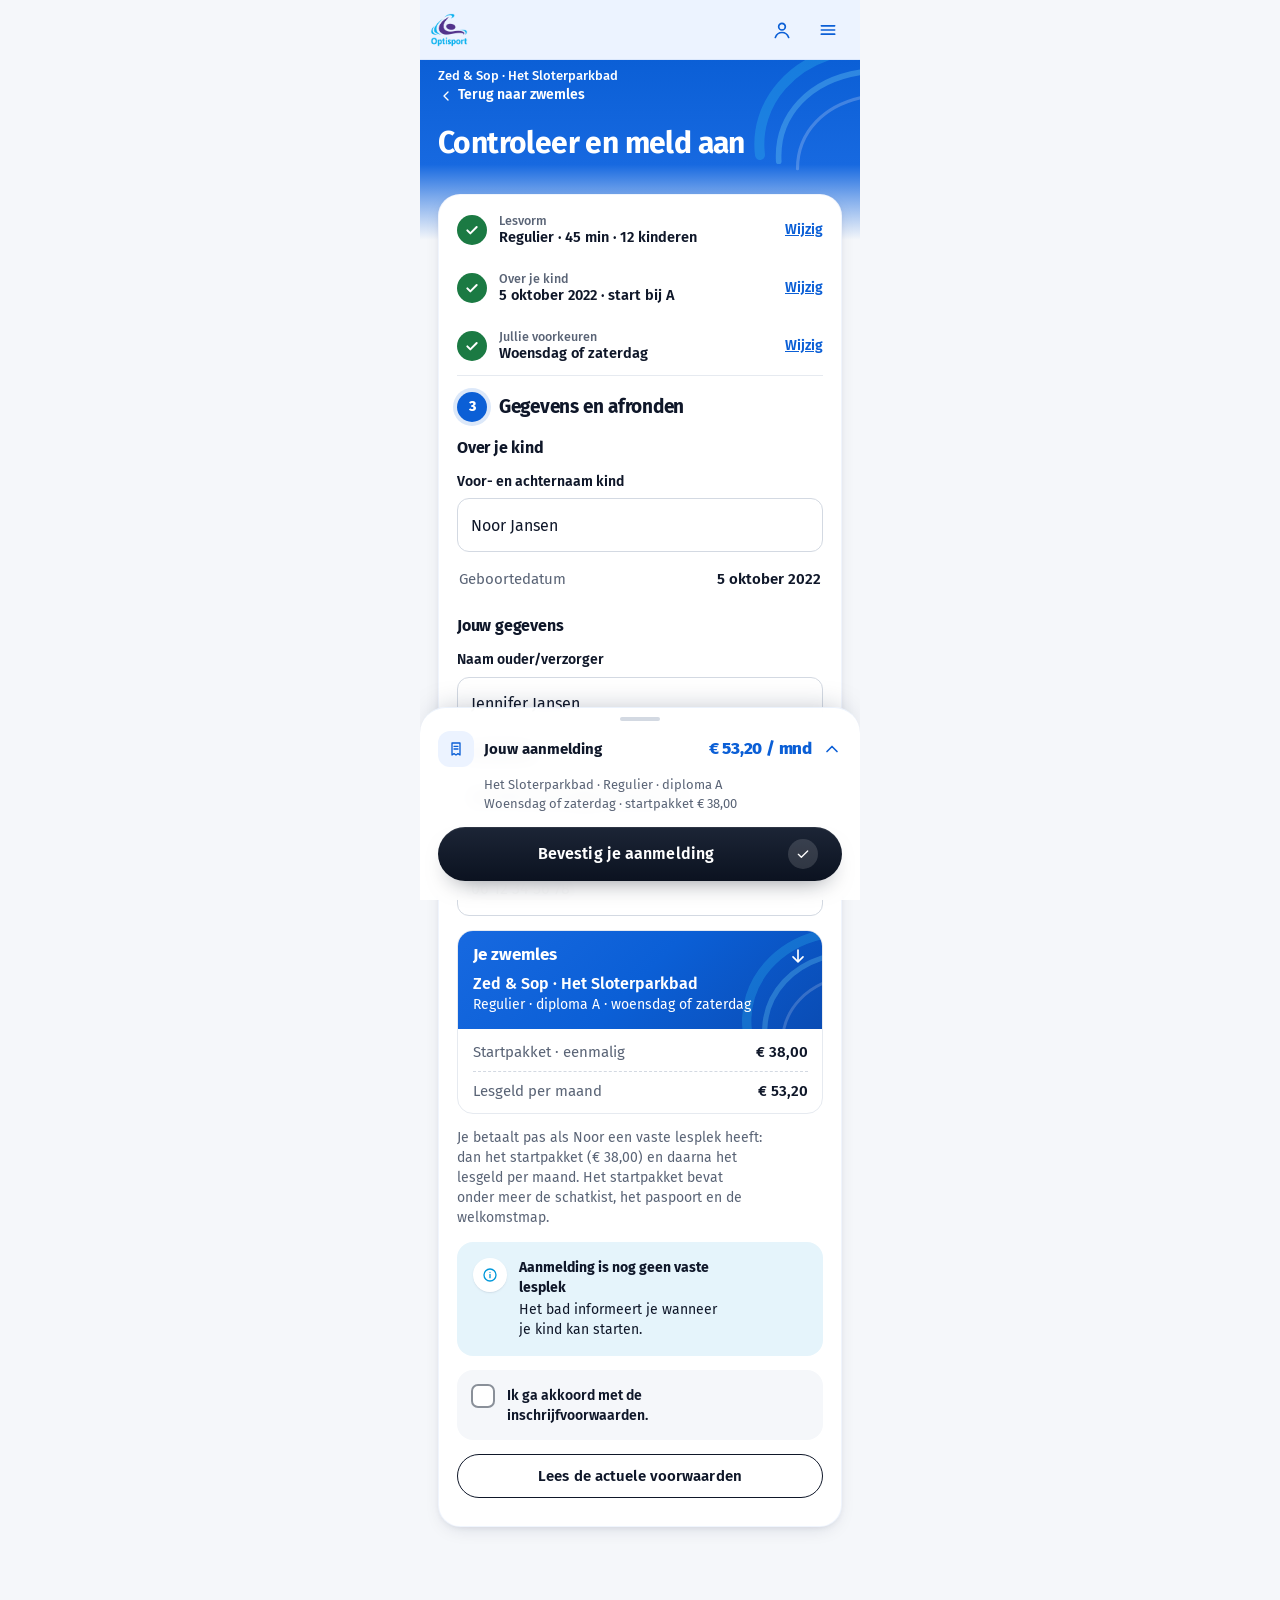
<file: screens/05-gegevens-controle.html>
<!doctype html>
<html lang="nl">
<head>
  <meta charset="utf-8">
  <meta name="viewport" content="width=device-width, initial-scale=1">
  <title>Controleer en meld aan · Optisport</title>
  <link rel="stylesheet" href="../css/base.css">
  <style>
    /* NEW 05 · Aanmelden · gegevens en controle (Figma 737:11186) */
    .hero { height: 180px; padding: 8px var(--gutter) 0; }
    .hero__crumb { position: relative; font-weight: 500; font-size: 13px; line-height: 15.6px; }
    .hero__back { position: relative; display: inline-flex; align-items: center; gap: 4px; margin-top: 3.7px; font-weight: 600; font-size: 14px; line-height: 16.8px; }
    .hero__back img { width: 16px; height: 16px; margin-top: 1px; }
    .hero h1 { position: relative; margin-top: 17.9px; font-weight: 700; font-size: 30px; line-height: 34px; letter-spacing: -0.6px; }

    .content { position: relative; margin-top: -46px; padding: 0 var(--gutter) 24px; }
    .stepper { padding: 18px 18px 28px; }

    .done { display: flex; align-items: flex-start; gap: 12px; height: 58px; }
    .done--last { height: 46px; }
    .done__ok { width: 30px; height: 30px; border-radius: 15px; background: #1b7a43; display: grid; place-items: center; flex: none; margin-top: 2px; }
    .done__ok img { width: 16px; height: 16px; }
    .done__txt { flex: 1; }
    .done__lbl { font-weight: 500; font-size: 12.5px; line-height: 15px; color: var(--muted); }
    .done__val { margin-top: .7px; font-weight: 600; font-size: 14.5px; line-height: 17.4px; }
    .wijzig { margin-top: 8.6px; font-weight: 600; font-size: 14px; line-height: 16.8px; color: var(--blue); text-decoration: underline; text-underline-position: from-font; }

    .divider { height: 1px; background: #e6eaf0; }

    .step { display: flex; align-items: flex-start; gap: 12px; margin-top: 16px; }
    .step__n { width: 30px; height: 30px; border-radius: 15px; background: var(--blue); box-shadow: 0 0 0 4px rgba(11, 95, 214, 0.14);
      display: grid; place-items: center; color: #fff; font-weight: 800; font-size: 14px; line-height: 16.8px; flex: none; }
    .step__t { margin-top: 3px; font-weight: 700; font-size: 19px; line-height: 24px; letter-spacing: -0.3px; }

    .sub { font-weight: 700; font-size: 16px; line-height: 24px; letter-spacing: -0.2px; }
    .sub--1 { margin-top: 14px; }
    .sub--2 { margin-top: 26px; }
    .field { display: block; }
    .field__lbl { display: block; margin-top: 13.9px; font-weight: 600; font-size: 14px; line-height: 16.8px; }
    .field__in { display: block; width: 100%; height: 54px; margin-top: 7.8px; padding: 0 13px; background: #fff;
      border: 1.5px solid var(--line); border-radius: 12px; font-size: 16px; line-height: 19.2px; color: var(--ink); outline: none; }
    .field__in:focus { border-color: var(--blue); box-shadow: 0 0 0 3px rgba(11, 95, 214, 0.14); }
    .kv-dob { display: flex; justify-content: space-between; align-items: baseline; margin: 18px 2px 0; font-size: 15px; line-height: 18px; }
    .kv-dob label { color: var(--muted); }
    .kv-dob input { width: 160px; min-width: 0; border: 0; padding: 0; background: none; text-align: right; font-weight: 600; font-size: 15px; line-height: 18px; color: var(--ink); outline: none; }

    .sum { margin-top: 14px; border: 1.5px solid #e6eaf0; border-radius: 16px; overflow: hidden; padding-bottom: 2.5px; }
    .sum__top { position: relative; overflow: hidden; min-height: 100px; margin: -1.5px -1.5px 0;
      background: linear-gradient(135deg, #1769e0 0%, #0b5fd6 50%, #0a4cb4 100%); color: #fff; padding: 16px 16px 0; }
    .sum__swoosh { position: absolute; right: -40px; top: -15px; width: 140px; height: 140px; pointer-events: none; }
    .sum__arrow { position: absolute; right: 16px; top: 16.3px; width: 20px; height: 20px; }
    .sum__h { position: relative; font-weight: 700; font-size: 17px; line-height: 20.4px; }
    .sum__name { position: relative; margin-top: 8px; font-weight: 600; font-size: 16px; line-height: 19.2px; }
    .sum__meta { position: relative; margin-top: 3.8px; font-size: 14px; line-height: 16.8px; }
    .sum__row { display: flex; justify-content: space-between; margin: 14px 14.5px 0; font-size: 15px; line-height: 18px; }
    .sum__row span:first-child { color: var(--muted); }
    .sum__row span:last-child { font-weight: 600; }
    .sum__row--kv { margin-top: 10px; height: 39px; padding-top: 10px; border-top: 1px dashed var(--line); }

    .expl { margin-top: 13.8px; max-width: 305.5px; font-size: 14px; line-height: 20px; color: var(--muted); }

    .note { display: flex; gap: 12px; margin-top: 14.2px; min-height: 114px; background: var(--sky); border-radius: 16px; padding: 16px; }
    .note__ic { width: 34px; height: 34px; border-radius: 17px; background: #fff; display: grid; place-items: center; flex: none;
      filter: drop-shadow(0 1px .5px rgba(15,30,60,.04)) drop-shadow(0 1px 1px rgba(15,30,60,.06)); }
    .note__ic img { width: 16px; height: 16px; }
    .note__txt { margin-top: -.2px; font-size: 14px; line-height: 20px; }
    .note__txt b { display: block; max-width: 190.7px; font-weight: 700; margin-bottom: 2px; }
    .note__txt span { display: block; max-width: 212.6px; }

    .check { display: flex; gap: 12px; margin-top: 14px; min-height: 70px; background: var(--page); border-radius: 16px; padding: 14px; cursor: pointer; }
    .check input { position: absolute; opacity: 0; pointer-events: none; }
    .check__box { width: 24px; height: 24px; border: 2px solid #8a9099; border-radius: 7px; background: #fff; flex: none; display: grid; place-items: center; }
    .check__box img { width: 16px; height: 16px; opacity: 0; }
    .check input:checked + .check__box { background: var(--blue); border-color: var(--blue); }
    .check input:checked + .check__box img { opacity: 1; }
    .check input:focus-visible + .check__box { box-shadow: 0 0 0 3px rgba(11, 95, 214, 0.25); }
    .check__txt { max-width: 141px; margin-top: 1.8px; font-weight: 600; font-size: 14px; line-height: 20px; }

    .btn-sm { height: 44px; border-radius: 22px; font-size: 15px; line-height: 18px; margin-top: 14px; }

    .dock { padding: 9px var(--gutter) 19px; }
    .dock__grip { width: 40px; height: 4px; border-radius: 2px; background: var(--line); margin: 0 auto; }
    .dock__head { display: flex; align-items: center; margin-top: 10px; height: 36px; }
    .dock__ic { width: 36px; height: 36px; border-radius: 12px; background: var(--bar); display: grid; place-items: center; flex: none; }
    .dock__ic img { width: 16px; height: 16px; }
    .dock__title { min-width: 0; margin-left: 10px; font-weight: 700; font-size: 15px; line-height: 18px; }
    .dock__price { margin-left: auto; white-space: nowrap; font-weight: 800; font-size: 17px; line-height: 20.4px; letter-spacing: -0.2px; color: var(--blue); }
    .dock__chev { width: 20px; height: 20px; margin-left: 10px; transition: transform .2s ease; }
    .dock__chev img { width: 20px; height: 20px; }
    .dock__details { padding-left: 46px; margin-top: 7.8px; font-size: 13px; line-height: 19px; color: var(--muted); }
    .dock .btn { margin-top: 14.2px; padding-right: 28px; }
    .dock .btn__arrow { position: absolute; right: 24.3px; top: 12px; }
    .dock.is-collapsed .dock__details { display: none; }
    .dock.is-collapsed .dock__chev { transform: rotate(180deg); }
  </style>
</head>
<body>
<div class="screen">
  <header class="os-bar">
    <img class="os-bar__logo" src="../assets/5b88d.png" alt="Optisport">
    <a href="#" class="os-bar__icon os-bar__icon--user" aria-label="Mijn Optisport"><img src="../assets/5d9eb.svg" width="20" height="20" alt=""></a>
    <button class="os-bar__icon os-bar__icon--menu" aria-label="Menu"><img src="../assets/847ef.svg" width="20" height="20" alt=""></button>
  </header>

  <section class="mo-hero hero">
    <img class="mo-hero__swoosh" src="../assets/aeff6.svg" width="150" height="150" alt="">
    <p class="hero__crumb">Zed &amp; Sop · Het Sloterparkbad</p>
    <a class="hero__back" href="04-voorkeuren.html"><img src="../assets/bf1ad.svg" width="16" height="16" alt="">Terug naar zwemles</a>
    <h1>Controleer en meld aan</h1>
  </section>

  <main class="content">
    <form class="card stepper" action="06-inschrijving-gelukt.html" id="aanmelding">
      <div class="done">
        <span class="done__ok"><img src="../assets/d19d9.svg" width="16" height="16" alt=""></span>
        <div class="done__txt"><p class="done__lbl">Lesvorm</p><p class="done__val">Regulier · 45 min · 12 kinderen</p></div>
        <a class="wijzig" href="02b-zwemlespakket.html">Wijzig</a>
      </div>
      <div class="done">
        <span class="done__ok"><img src="../assets/d19d9.svg" width="16" height="16" alt=""></span>
        <div class="done__txt"><p class="done__lbl">Over je kind</p><p class="done__val">5 oktober 2022 · start bij A</p></div>
        <a class="wijzig" href="03-over-je-kind.html">Wijzig</a>
      </div>
      <div class="done done--last">
        <span class="done__ok"><img src="../assets/d19d9.svg" width="16" height="16" alt=""></span>
        <div class="done__txt"><p class="done__lbl">Jullie voorkeuren</p><p class="done__val">Woensdag of zaterdag</p></div>
        <a class="wijzig" href="04-voorkeuren.html">Wijzig</a>
      </div>
      <div class="divider"></div>

      <div class="step"><span class="step__n">3</span><h2 class="step__t">Gegevens en afronden</h2></div>

      <h3 class="sub sub--1">Over je kind</h3>
      <label class="field"><span class="field__lbl">Voor- en achternaam kind</span>
        <input class="field__in" type="text" name="kind" value="Noor Jansen" autocomplete="off"></label>
      <div class="kv-dob"><label for="dob">Geboortedatum</label><input id="dob" type="text" name="geboortedatum" value="5 oktober 2022" readonly></div>

      <h3 class="sub sub--2">Jouw gegevens</h3>
      <label class="field"><span class="field__lbl">Naam ouder/verzorger</span>
        <input class="field__in" type="text" name="naam" value="Jennifer Jansen" autocomplete="off"></label>
      <label class="field"><span class="field__lbl">E-mailadres</span>
        <input class="field__in" type="email" name="email" value="jennifer.jansen@voorbeeld.nl" autocomplete="off"></label>
      <label class="field"><span class="field__lbl">Telefoonnummer</span>
        <input class="field__in" type="tel" name="telefoon" value="06 12 34 56 78" autocomplete="off"></label>

      <div class="sum">
        <div class="sum__top">
          <img class="sum__swoosh" src="../assets/1b863.svg" width="140" height="140" alt="">
          <img class="sum__arrow" src="../assets/644ee.svg" width="20" height="20" alt="">
          <p class="sum__h">Je zwemles</p>
          <p class="sum__name">Zed &amp; Sop · Het Sloterparkbad</p>
          <p class="sum__meta">Regulier · diploma A · woensdag of zaterdag</p>
        </div>
        <p class="sum__row"><span>Startpakket · eenmalig</span><span>€ 38,00</span></p>
        <p class="sum__row sum__row--kv"><span>Lesgeld per maand</span><span>€ 53,20</span></p>
      </div>

      <p class="expl">Je betaalt pas als Noor een vaste lesplek heeft: dan het startpakket (€ 38,00) en daarna het lesgeld per maand. Het startpakket bevat onder meer de schatkist, het paspoort en de welkomstmap.</p>

      <div class="note">
        <div class="note__ic"><img src="../assets/3e98b.svg" width="16" height="16" alt=""></div>
        <p class="note__txt"><b>Aanmelding is nog geen vaste lesplek</b><span>Het bad informeert je wanneer je kind kan starten.</span></p>
      </div>

      <label class="check">
        <input type="checkbox" name="voorwaarden">
        <span class="check__box"><img src="../assets/c9a6a.svg" width="16" height="16" alt=""></span>
        <span class="check__txt">Ik ga akkoord met de inschrijfvoorwaarden.</span>
      </label>

      <button class="btn btn-secondary btn-sm" type="button">Lees de actuele voorwaarden</button>
    </form>
  </main>

  <div class="dock" id="dock">
    <div class="dock__grip"></div>
    <div class="dock__head">
      <span class="dock__ic"><img src="../assets/14cf6.svg" width="16" height="16" alt=""></span>
      <p class="dock__title">Jouw aanmelding</p>
      <p class="dock__price">€ 53,20 / mnd</p>
      <button class="dock__chev" type="button" aria-expanded="true" aria-controls="dock-details" aria-label="Details in- of uitklappen"><img src="../assets/3fc7b.svg" width="20" height="20" alt=""></button>
    </div>
    <div class="dock__details" id="dock-details">
      <p>Het Sloterparkbad · Regulier · diploma A</p>
      <p>Woensdag of zaterdag · startpakket € 38,00</p>
    </div>
    <a class="btn btn-primary" href="06-inschrijving-gelukt.html">Bevestig je aanmelding<span class="btn__arrow"><img src="../assets/c9a6a.svg" width="16" height="16" alt=""></span></a>
  </div>
</div>

<script>
  (function () {
    var dock = document.getElementById('dock');
    var chev = dock.querySelector('.dock__chev');
    chev.addEventListener('click', function () {
      var collapsed = dock.classList.toggle('is-collapsed');
      chev.setAttribute('aria-expanded', String(!collapsed));
    });
  })();
</script>
</body>
</html>
</file>
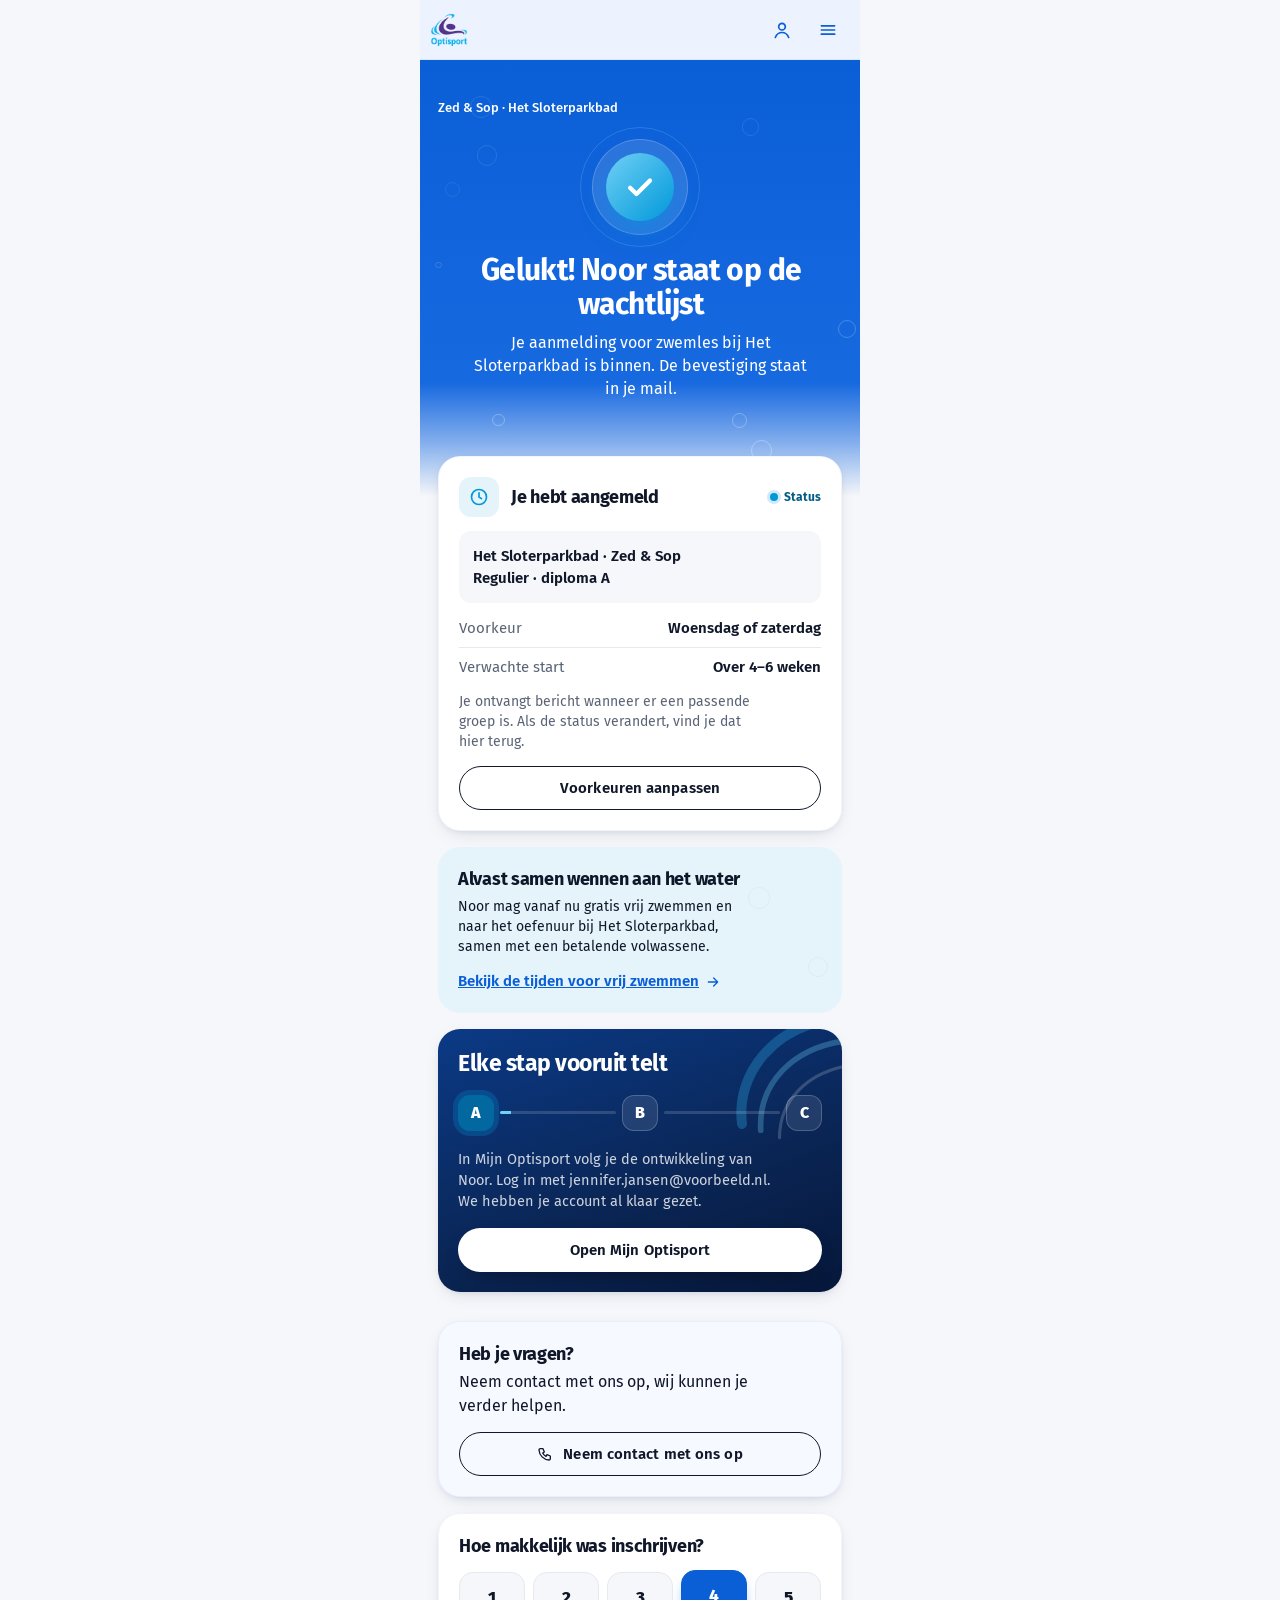
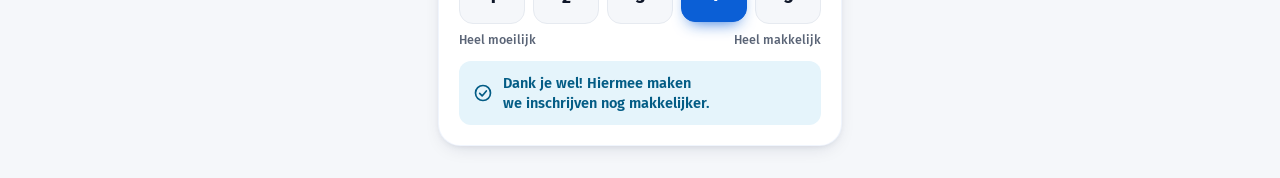
<file: screens/06-inschrijving-gelukt.html>
<!doctype html>
<html lang="nl">
<head>
  <meta charset="utf-8">
  <meta name="viewport" content="width=device-width, initial-scale=1">
  <title>Gelukt! Noor staat op de wachtlijst · Optisport</title>
  <link rel="stylesheet" href="../css/base.css">
  <style>
    /* NEW 06 · Inschrijving gelukt (Figma 737:11187) */
    .hero { min-height: 436px; padding: 0 var(--gutter) 56px; text-align: center;
      background:
        linear-gradient(180deg, #0b5fd6 0%, #1769e0 74%, rgba(23, 105, 224, 0.5) 88%, rgba(245, 247, 250, 0) 100%),
        var(--page); }
    .bubble { position: absolute; border: 1.5px solid rgba(255, 255, 255, 0.35); border-radius: 50%; pointer-events: none; }
    .hero__crumb { position: relative; padding-top: 35.8px; text-align: left; font-weight: 500; font-size: 13px; line-height: 23px; }
    .badge { position: absolute; left: 50%; margin-left: -48px; top: 79px; width: 96px; height: 96px; border-radius: 48px;
      background: rgba(255, 255, 255, 0.12); border: 1px solid rgba(255, 255, 255, 0.2); }
    .badge__ring { position: absolute; left: -13px; top: -13px; width: 120px; height: 120px; border-radius: 60px; border: 1.5px solid rgba(111, 208, 245, 0.4); opacity: .6; }
    .badge__core { position: absolute; left: 13px; top: 13px; width: 68px; height: 68px; border-radius: 34px;
      background: linear-gradient(135deg, #6fd0f5 0%, #0098da 100%); box-shadow: 0 12px 30px -8px rgba(0, 152, 218, 0.8);
      display: grid; place-items: center; }
    .badge__core img { width: 34px; height: 34px; }
    .hero h1 { position: relative; left: 1px; margin: 134.2px auto 0; max-width: 320.6px;
      font-weight: 700; font-size: 30px; line-height: 34px; letter-spacing: -0.6px; }
    .hero__lead { position: relative; left: 1px; margin: 10px auto 0; max-width: 349.4px; font-size: 16px; line-height: 23px; }

    .content { position: relative; margin-top: -40px; padding: 0 var(--gutter) 32px; display: flex; flex-direction: column; gap: 16px; }
    .h3 { font-weight: 700; font-size: 18px; line-height: 24px; letter-spacing: -0.3px; }
    .btn-sm { height: 44px; border-radius: 22px; font-size: 15px; line-height: 18px; }
    .btn-sm img { width: 16px; height: 16px; }

    .status { padding: 20px; }
    .status__head { display: flex; align-items: center; min-height: 40px; }
    .status__ic { width: 40px; height: 40px; border-radius: 12px; background: var(--sky); display: grid; place-items: center; flex: none; }
    .status__ic img { width: 20px; height: 20px; }
    .status__head .h3 { margin-left: 12px; margin-right: 8px; }
    .status__pill { flex: none; white-space: nowrap; margin-left: auto; display: flex; align-items: center; gap: 6px; font-weight: 700; font-size: 12px; line-height: 14.4px; color: #035c85; }
    .status__pill i { width: 8px; height: 8px; border-radius: 4px; background: #0098da; box-shadow: 0 0 0 3px rgba(0, 152, 218, 0.2); margin-top: .5px; }
    .status__what { margin-top: 14px; min-height: 72px; background: var(--page); border-radius: 12px; padding: 14px; font-weight: 600; font-size: 15px; line-height: 22px; }
    .kv { display: flex; justify-content: space-between; gap: 12px; font-size: 15px; line-height: 18px; }
    .kv span:first-child { color: var(--muted); }
    .kv span:last-child { font-weight: 600; text-align: right; }
    .kv--1 { margin-top: 16px; }
    .kv--2 { margin-top: 10px; min-height: 39px; padding-top: 10px; border-top: 1px solid #e6eaf0; }
    .status__txt { margin-top: 5.8px; max-width: 309.4px; font-size: 14px; line-height: 20px; color: var(--muted); }
    .status .btn { margin-top: 14.2px; }

    .trial { position: relative; overflow: hidden; background: var(--sky); border-radius: 22px; min-height: 166px; padding: 20px; }
    .trial .bubble { border-color: rgba(0, 152, 218, 0.14); }
    .trial .h3, .trial p, .trial a { position: relative; }
    .trial p { margin-top: 5.8px; max-width: 304.6px; font-size: 14px; line-height: 20px; }
    .trial__link { display: inline-flex; align-items: center; gap: 6px; margin-top: 15.2px; font-weight: 600; font-size: 15px; line-height: 18px; color: var(--blue); }
    .trial__link span { text-decoration: underline; text-underline-position: from-font; }
    .trial__link img { width: 16px; height: 16px; margin-top: 2px; }

    .progress { position: relative; overflow: hidden; margin-bottom: 13px; min-height: 263px; padding: 0 20px 20px; border-radius: 22px; color: #fff;
      background: linear-gradient(160deg, #0b3a86 0%, #0a2554 60%, #06173a 100%); box-shadow: var(--shadow-card); }
    .progress__swoosh { position: absolute; right: -25px; top: -30px; width: 150px; height: 150px; pointer-events: none; }
    .progress h2 { position: relative; margin-top: 19.8px; font-weight: 700; font-size: 23px; line-height: 28px; letter-spacing: -0.5px; }
    .steps { position: relative; margin-top: 18.2px; display: flex; align-items: center; gap: 6px; }
    .st { width: 36px; height: 36px; border-radius: 12px; flex: none; display: grid; place-items: center;
      background: rgba(255,255,255,.1); border: 1px solid rgba(255,255,255,.2); font-weight: 800; font-size: 16px; line-height: 19.2px; }
    .st--on { background: #0368a0; border: 0; box-shadow: 0 0 0 5px rgba(0,152,218,.25); }
    .ln { position: relative; flex: 1 1 91px; min-width: 0; height: 3px; border-radius: 1.5px; background: rgba(255,255,255,.15); overflow: hidden; }
    .ln i { position: absolute; left: 0; top: 0; width: 11px; height: 3px; background: #6fd0f5; }
    .progress p { position: relative; margin-top: 17.8px; max-width: 314.7px; min-height: 63px; font-size: 14.5px; line-height: 21px; color: rgba(255,255,255,.8); }
    .btn-white { margin-top: 16.2px; height: 44px; border-radius: 22px; background: #fff; color: var(--ink);
      font-size: 15px; line-height: 18px; box-shadow: 0 10px 22px -12px rgba(0,0,0,.5); }

    .help { background: #f6f9ff; padding: 20px; }
    .help p { margin-top: 4px; max-width: 292.4px; font-size: 16px; line-height: 24px; }
    .help .btn { margin-top: 14px; }

    .rate { padding: 20px; }
    .rate__btns { display: flex; gap: 8px; margin-top: 14px; }
    .rate__btn { flex: 1 1 0; min-width: 0; height: 52px; border-radius: 14px; background: var(--page); border: 1.5px solid #e6eaf0;
      font-weight: 800; font-size: 17px; line-height: 20.4px; color: var(--ink); transition: background .12s, transform .12s; }
    .rate__btn:hover { border-color: var(--line); }
    .rate__btn[aria-pressed="true"] { background: var(--blue); border-color: var(--blue); color: #fff; transform: translateY(-2px);
      box-shadow: 0 8px 16px -8px rgba(11, 95, 214, 0.9); }
    .rate__ends { display: flex; justify-content: space-between; margin-top: 8px; font-weight: 500; font-size: 12.5px; line-height: 15px; color: var(--muted); }
    .rate__thanks { display: flex; align-items: center; gap: 10px; margin-top: 14px; min-height: 64px; background: var(--sky); border-radius: 12px; padding: 0 14px; }
    .rate__thanks img { width: 20px; height: 20px; flex: none; }
    .rate__thanks p { max-width: 210.7px; font-weight: 600; font-size: 14.5px; line-height: 20px; color: #035c85; }
  </style>
</head>
<body>
<div class="screen">
  <header class="os-bar">
    <img class="os-bar__logo" src="../assets/5b88d.png" alt="Optisport">
    <a href="#" class="os-bar__icon os-bar__icon--user" aria-label="Mijn Optisport"><img src="../assets/5d9eb.svg" width="20" height="20" alt=""></a>
    <button class="os-bar__icon os-bar__icon--menu" aria-label="Menu"><img src="../assets/847ef.svg" width="20" height="20" alt=""></button>
  </header>

  <section class="mo-hero hero">
    <div aria-hidden="true">
      <i class="bubble" style="left:15px;top:201.7px;width:6.7px;height:6.7px;opacity:.41"></i>
      <i class="bubble" style="left:25px;top:122.1px;width:15.3px;height:15.3px;opacity:.24"></i>
      <i class="bubble" style="left:114.8px;top:202.2px;width:10.8px;height:10.8px;opacity:.42"></i>
      <i class="bubble" style="left:72.3px;top:353.6px;width:12.6px;height:12.6px;opacity:.79"></i>
      <i class="bubble" style="right:87.7px;top:380.3px;width:21.1px;height:21.1px;opacity:.87"></i>
      <i class="bubble" style="right:113.3px;top:352.8px;width:15.2px;height:15.2px;opacity:.79"></i>
      <i class="bubble" style="left:50.4px;top:36.4px;width:21.7px;height:21.7px;opacity:.30"></i>
      <i class="bubble" style="right:100.8px;top:58.2px;width:17.5px;height:17.5px;opacity:.30"></i>
      <i class="bubble" style="right:3.6px;top:259.7px;width:18.1px;height:18.1px;opacity:.58"></i>
      <i class="bubble" style="left:56.5px;top:85.1px;width:20.9px;height:20.9px;opacity:.30"></i>
    </div>
    <p class="hero__crumb">Zed &amp; Sop · Het Sloterparkbad</p>
    <div class="badge"><span class="badge__ring"></span><span class="badge__core"><img src="../assets/58be3.svg" width="34" height="34" alt=""></span></div>
    <h1>Gelukt! Noor staat op de wachtlijst</h1>
    <p class="hero__lead">Je aanmelding voor zwemles bij Het Sloterparkbad is binnen. De bevestiging staat in je mail.</p>
  </section>

  <main class="content">
    <article class="card status">
      <div class="status__head">
        <span class="status__ic"><img src="../assets/f5e02.svg" width="20" height="20" alt=""></span>
        <h2 class="h3">Je hebt aangemeld</h2>
        <span class="status__pill"><i></i>Status</span>
      </div>
      <div class="status__what"><p>Het Sloterparkbad · Zed &amp; Sop</p><p>Regulier · diploma A</p></div>
      <p class="kv kv--1"><span>Voorkeur</span><span>Woensdag of zaterdag</span></p>
      <p class="kv kv--2"><span>Verwachte start</span><span>Over 4–6 weken</span></p>
      <p class="status__txt">Je ontvangt bericht wanneer er een passende groep is. Als de status verandert, vind je dat hier terug.</p>
      <a class="btn btn-secondary btn-sm" href="04-voorkeuren.html">Voorkeuren aanpassen</a>
    </article>

    <section class="trial">
      <i class="bubble" style="right:72.4px;top:40px;width:21.6px;height:21.6px;opacity:.53" aria-hidden="true"></i>
      <i class="bubble" style="right:14.1px;top:110px;width:19.9px;height:19.9px;opacity:.52" aria-hidden="true"></i>
      <h2 class="h3">Alvast samen wennen aan het water</h2>
      <p>Noor mag vanaf nu gratis vrij zwemmen en naar het oefenuur bij Het Sloterparkbad, samen met een betalende volwassene.</p>
      <a class="trial__link" href="#"><span>Bekijk de tijden voor vrij zwemmen</span><img src="../assets/c2886.svg" width="16" height="16" alt=""></a>
    </section>

    <section class="progress">
      <img class="progress__swoosh" src="../assets/c874e.svg" width="150" height="150" alt="">
      <h2>Elke stap vooruit telt</h2>
      <div class="steps" aria-label="Diploma A, B en C">
        <span class="st st--on">A</span>
        <span class="ln"><i></i></span>
        <span class="st">B</span>
        <span class="ln"></span>
        <span class="st">C</span>
      </div>
      <p>In Mijn Optisport volg je de ontwikkeling van Noor. Log in met jennifer.jansen@voorbeeld.nl. We hebben je account al klaar gezet.</p>
      <a class="btn btn-white" href="#">Open Mijn Optisport</a>
    </section>

    <article class="card help">
      <h2 class="h3">Heb je vragen?</h2>
      <p>Neem contact met ons op, wij kunnen je verder helpen.</p>
      <a class="btn btn-secondary btn-sm" href="#"><img src="../assets/4f9ee.svg" width="16" height="16" alt="">Neem contact met ons op</a>
    </article>

    <article class="card rate">
      <h2 class="h3">Hoe makkelijk was inschrijven?</h2>
      <div class="rate__btns" role="group" aria-label="Beoordeling van 1 tot 5">
        <button class="rate__btn" type="button" aria-pressed="false">1</button>
        <button class="rate__btn" type="button" aria-pressed="false">2</button>
        <button class="rate__btn" type="button" aria-pressed="false">3</button>
        <button class="rate__btn" type="button" aria-pressed="true">4</button>
        <button class="rate__btn" type="button" aria-pressed="false">5</button>
      </div>
      <div class="rate__ends"><span>Heel moeilijk</span><span>Heel makkelijk</span></div>
      <div class="rate__thanks"><img src="../assets/4617a.svg" width="20" height="20" alt=""><p>Dank je wel! Hiermee maken we inschrijven nog makkelijker.</p></div>
    </article>
  </main>
</div>

<script>
  (function () {
    var btns = document.querySelectorAll('.rate__btn');
    btns.forEach(function (b) {
      b.addEventListener('click', function () {
        btns.forEach(function (o) { o.setAttribute('aria-pressed', String(o === b)); });
      });
    });

    // Prototype: tik ergens op het scherm (buiten knoppen/links) → het lesvoorstel komt binnen
    document.addEventListener('click', function (e) {
      if (e.target.closest('a, button, input, label, select, textarea')) return;
      location.href = '07-lesvoorstel.html';
    });
  })();
</script>
</body>
</html>
</file>
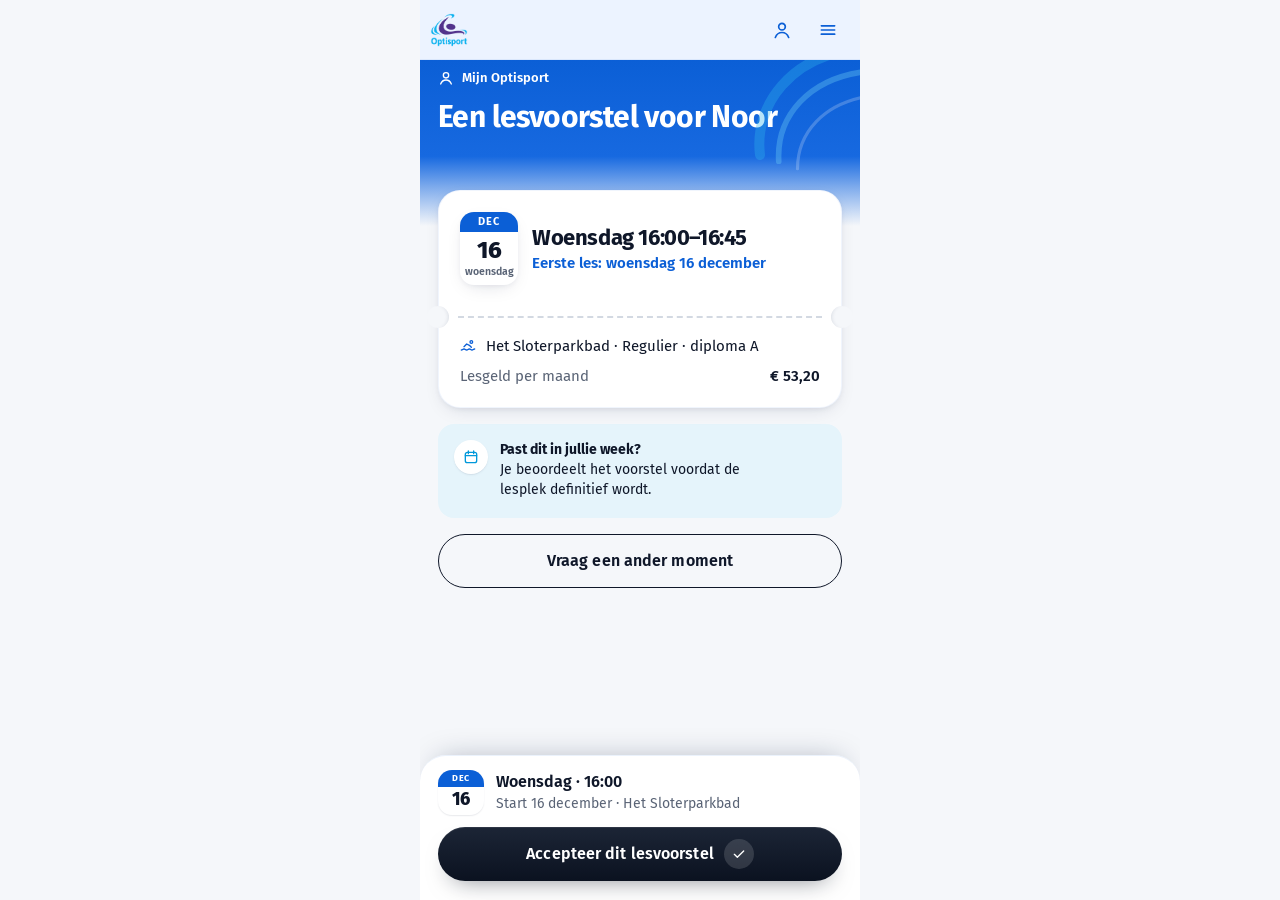
<file: screens/07-lesvoorstel.html>
<!doctype html>
<html lang="nl">
<head>
  <meta charset="utf-8">
  <meta name="viewport" content="width=device-width, initial-scale=1">
  <title>Een lesvoorstel voor Noor · Optisport</title>
  <link rel="stylesheet" href="../css/base.css">
  <style>
    /* NEW 07 · Persoonlijk lesvoorstel (Figma 737:11188) */
    .hero { height: 166px; padding: 10px var(--gutter) 0; }
    .hero__crumb { display: flex; align-items: center; gap: 8px; font-weight: 600; font-size: 13px; line-height: 15.6px; }
    .hero__crumb img { width: 16px; height: 16px; }
    .hero h1 { margin-top: 14.2px; font-weight: 700; font-size: 30px; line-height: 34px; letter-spacing: -0.6px; }

    /* korte pagina: onderbalk altijd onderaan het scherm */
    .screen { display: flex; flex-direction: column; }
    .content { flex: 1 0 auto; }
    .content { position: relative; margin-top: -36px; padding: 0 var(--gutter) 24px; display: flex; flex-direction: column; gap: 16px; }

    .ticket { position: relative; padding: 21px 21px 22px; }
    .ticket__top { display: flex; gap: 14px; align-items: flex-start; }
    .ticket .cal { width: 58px; height: 72.5px; }
    .ticket .cal__m { height: 19.5px; font-size: 11px; line-height: 13.2px; letter-spacing: 1.1px; padding-top: 3.2px; }
    .ticket .cal__d { font-size: 24px; line-height: 28.8px; letter-spacing: -0.5px; margin-top: 4px; }
    .ticket .cal__w { font-weight: 600; font-size: 10.5px; line-height: 12.6px; color: var(--muted); margin-top: 1.5px; }
    .ticket__when { padding-top: 12px; min-width: 0; }
    .ticket__time { font-weight: 700; font-size: 22px; line-height: 27px; letter-spacing: -0.4px; }
    .ticket__first { margin-top: 3.3px; font-weight: 600; font-size: 15px; line-height: 18px; color: var(--blue); }
    .ticket__perf { position: relative; margin: 31px -2px 0; border-top: 2px dashed var(--line); }
    .ticket__perf::before, .ticket__perf::after {
      content: ""; position: absolute; top: -12px; width: 22px; height: 22px; border-radius: 11px; background: var(--page);
    }
    .ticket__perf::before { left: -31px; box-shadow: inset -4px 0 4px -4px rgba(15,30,60,.15); }
    .ticket__perf::after { right: -31px; box-shadow: inset 4px 0 4px -4px rgba(15,30,60,.15); }
    .ticket__row { display: flex; align-items: center; gap: 10px; font-size: 15px; line-height: 18px; }
    .ticket__row img { width: 16px; height: 16px; }
    .ticket__row--first { margin-top: 19px; }
    .ticket__row--price { margin-top: 12px; justify-content: space-between; }
    .ticket__row img { flex: none; }
    .ticket__row--price span:first-child { color: var(--muted); }
    .ticket__row--price span:last-child { font-weight: 600; }

    .note { display: flex; gap: 12px; background: var(--sky); border-radius: 16px; padding: 16px 16px 16px; min-height: 94px; }
    .note__ic { width: 34px; height: 34px; border-radius: 17px; background: #fff; display: grid; place-items: center; flex: none;
      filter: drop-shadow(0 1px .5px rgba(15,30,60,.04)) drop-shadow(0 1px 1px rgba(15,30,60,.06)); }
    .note__ic img { width: 16px; height: 16px; }
    .note p { font-size: 14px; line-height: 20px; max-width: 241px; }
    .note b { display: block; font-weight: 700; }

    .dock__when { display: flex; gap: 12px; align-items: flex-start; min-height: 45px; margin-bottom: 12px; }
    .dock .cal { width: 46px; height: 45px; box-shadow: var(--shadow-sm); }
    .dock .cal__m { height: 17px; font-size: 9px; line-height: 10.8px; letter-spacing: .9px; padding-top: 3.1px; }
    .dock .cal__d { font-size: 18px; line-height: 21.6px; letter-spacing: -.4px; margin-top: 2.2px; }
    .dock__title { font-weight: 600; font-size: 16px; line-height: 24px; margin-top: .3px; }
    .dock__sub { font-size: 14px; line-height: 20px; color: var(--muted); }
    .dock .btn { margin-bottom: 0; }
  </style>
</head>
<body>
<div class="screen">
  <header class="os-bar">
    <img class="os-bar__logo" src="../assets/5b88d.png" alt="Optisport">
    <a href="#" class="os-bar__icon os-bar__icon--user" aria-label="Mijn Optisport"><img src="../assets/5d9eb.svg" width="20" height="20" alt=""></a>
    <button class="os-bar__icon os-bar__icon--menu" aria-label="Menu"><img src="../assets/847ef.svg" width="20" height="20" alt=""></button>
  </header>

  <section class="mo-hero hero">
    <img class="mo-hero__swoosh" src="../assets/aeff6.svg" width="150" height="150" alt="">
    <div class="hero__crumb"><img src="../assets/5ad19.svg" width="16" height="16" alt="">Mijn Optisport</div>
    <h1>Een lesvoorstel voor Noor</h1>
  </section>

  <main class="content">
    <article class="card ticket">
      <div class="ticket__top">
        <div class="cal">
          <div class="cal__m">dec</div>
          <div class="cal__d">16</div>
          <div class="cal__w">woensdag</div>
        </div>
        <div class="ticket__when">
          <p class="ticket__time">Woensdag 16:00–16:45</p>
          <p class="ticket__first">Eerste les: woensdag 16 december</p>
        </div>
      </div>
      <div class="ticket__perf" aria-hidden="true"></div>
      <p class="ticket__row ticket__row--first"><img src="../assets/43b5f.svg" width="16" height="16" alt="">Het Sloterparkbad · Regulier · diploma A</p>
      <p class="ticket__row ticket__row--price"><span>Lesgeld per maand</span><span>€ 53,20</span></p>
    </article>

    <div class="note">
      <div class="note__ic"><img src="../assets/ad37a.svg" width="16" height="16" alt=""></div>
      <p><b>Past dit in jullie week?</b>Je beoordeelt het voorstel voordat de lesplek definitief wordt.</p>
    </div>

    <button class="btn btn-secondary" type="button">Vraag een ander moment</button>
  </main>

  <div class="dock">
    <div class="dock__when">
      <div class="cal"><div class="cal__m">dec</div><div class="cal__d">16</div></div>
      <div>
        <p class="dock__title">Woensdag · 16:00</p>
        <p class="dock__sub">Start 16 december · Het Sloterparkbad</p>
      </div>
    </div>
    <a class="btn btn-primary" href="08-voorbereiden.html">Accepteer dit lesvoorstel<span class="btn__arrow"><img src="../assets/c9a6a.svg" width="16" height="16" alt=""></span></a>
  </div>
</div>

</body>
</html>
</file>
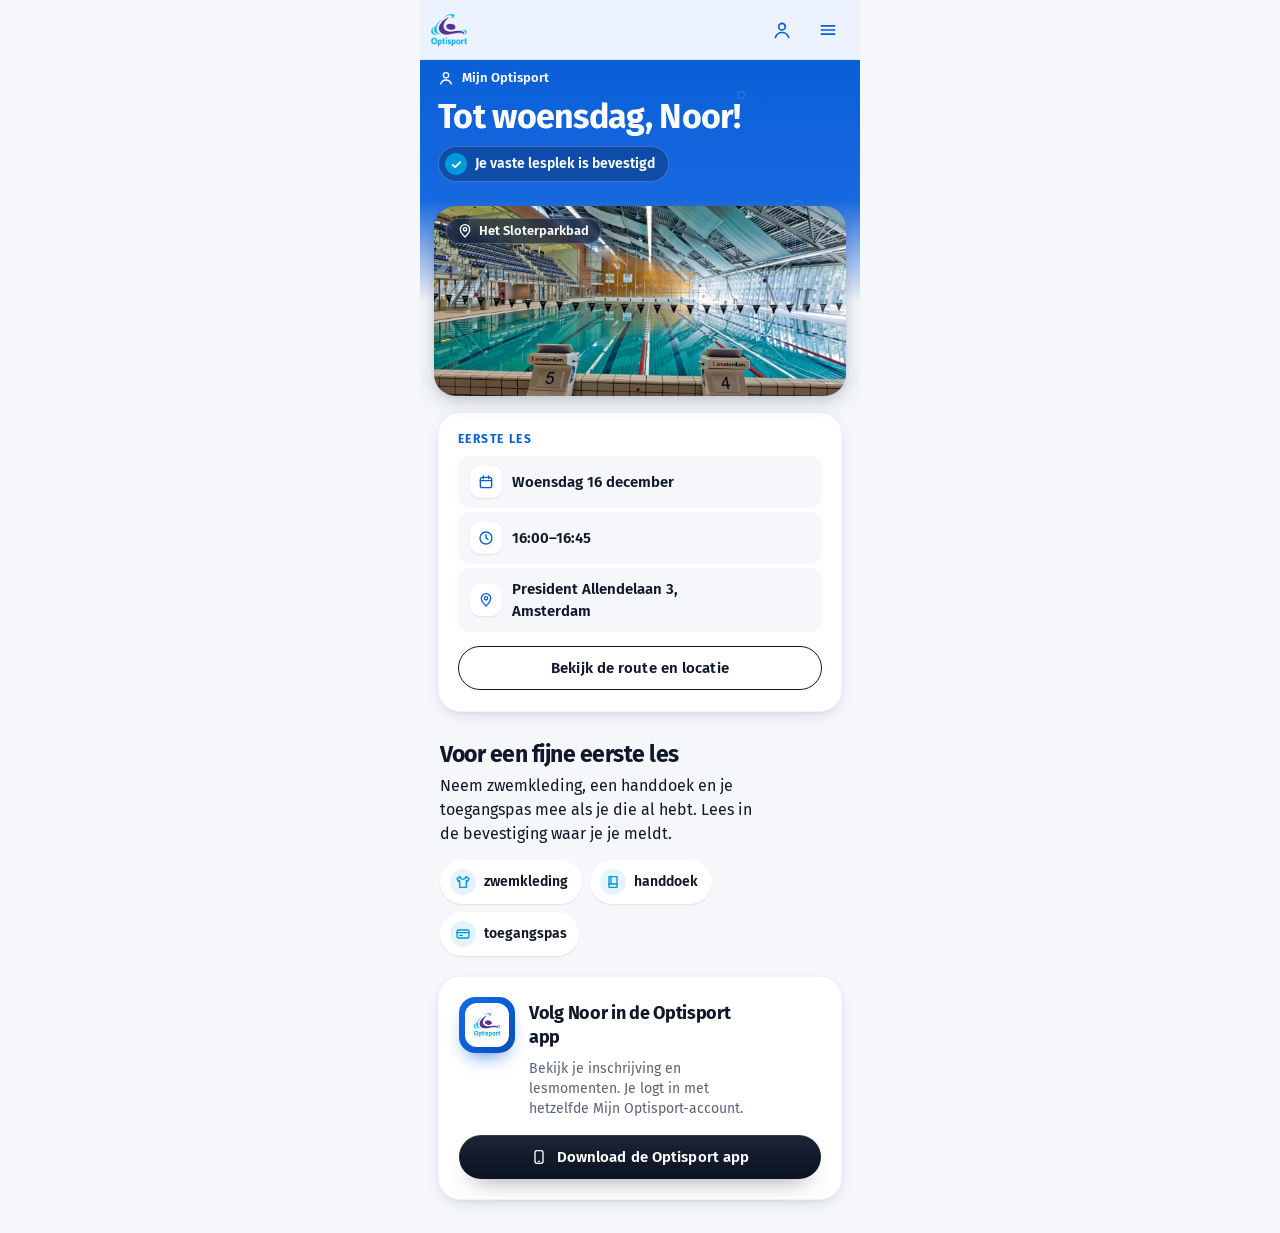
<file: screens/08-voorbereiden.html>
<!doctype html>
<html lang="nl">
<head>
  <meta charset="utf-8">
  <meta name="viewport" content="width=device-width, initial-scale=1">
  <title>Tot woensdag, Noor! · Optisport</title>
  <link rel="stylesheet" href="../css/base.css">
  <style>
    /* NEW 08 · Voorbereiden op eerste les (Figma 737:11189) */
    .hero { height: 242px; padding: 10px var(--gutter) 0; }
    .hero__bubble { position: absolute; border: 1.5px solid rgba(255,255,255,.35); }
    .hero__crumb { display: flex; align-items: center; gap: 8px; font-weight: 600; font-size: 13px; line-height: 15.6px; }
    .hero__crumb img { width: 16px; height: 16px; }
    .hero h1 { position: relative; margin-top: 14px; font-weight: 700; font-size: min(34px, 8.718vw); line-height: 34px; letter-spacing: -0.7px; white-space: nowrap; }
    .confirmed { position: relative; margin-top: 12px; display: flex; align-items: center; gap: 8px; width: 230.9px; max-width: 100%; height: 36px; padding-left: 6px;
      background: rgba(6,23,58,.32); border: 1px solid rgba(255,255,255,.22); border-radius: 18px;
      font-weight: 600; font-size: 14px; line-height: 16.8px; white-space: nowrap; }
    .confirmed__ok { width: 22px; height: 22px; border-radius: 11px; background: #0098da; display: grid; place-items: center; flex: none; }
    .confirmed__ok img { width: 13px; height: 13px; }

    .photo { position: relative; margin: -96px 14px 0; height: 190px; border-radius: 22px; overflow: hidden;
      filter: drop-shadow(0 2px 3px rgba(15,30,60,.08)) drop-shadow(0 6px 10px rgba(15,30,60,.18)); }
    .photo > img { width: 100%; height: 100%; object-fit: cover; }
    .pill { position: absolute; left: 12px; top: 12px; display: flex; align-items: center; gap: 6px; width: 155.2px; height: 26px; padding-left: 10px;
      background: rgba(6,23,58,.62); backdrop-filter: blur(4px); -webkit-backdrop-filter: blur(4px);
      border: 1px solid rgba(255,255,255,.22); border-radius: 13px;
      color: #fff; font-weight: 600; font-size: 13px; line-height: 15.6px; white-space: nowrap; }
    .pill img { width: 16px; height: 16px; }

    .content { padding: 16px var(--gutter) 33px; }

    .lesson { padding: 0 19px 21px; }
    .lesson__eyebrow { margin-top: 18.8px; font-weight: 700; font-size: 12px; line-height: 14.4px; letter-spacing: 1.4px; text-transform: uppercase; color: var(--blue); }
    .meta { margin-top: 9.8px; display: flex; flex-direction: column; gap: 4px; }
    .meta__row { display: flex; align-items: center; gap: 10px; height: 52px; padding-left: 12px; background: var(--page); border-radius: 12px;
      font-weight: 600; font-size: 15px; line-height: 22px; color: var(--ink); }
    .meta__row--tall { height: 64px; }
    .meta__txt { max-width: 167.3px; }
    .meta__ic { width: 32px; height: 32px; border-radius: 10px; background: #fff; display: grid; place-items: center; flex: none;
      filter: drop-shadow(0 1px .5px rgba(15,30,60,.04)) drop-shadow(0 1px 1px rgba(15,30,60,.06)); }
    .meta__ic img { width: 16px; height: 16px; }
    .lesson .btn { margin-top: 14px; height: 44px; border-radius: 22px; font-size: 15px; line-height: 18px; }

    .prep { padding: 0 2px; }
    .prep h2 { margin-top: 27.8px; font-weight: 700; font-size: 23px; line-height: 28px; letter-spacing: -0.5px; }
    .prep p { margin-top: 6.2px; max-width: 333.9px; font-size: 16px; line-height: 24px; }
    .chips { margin-top: 14px; display: flex; flex-wrap: wrap; gap: 8px; }
    .chip { display: flex; align-items: center; gap: 8px; height: 44px; padding-left: 10px; background: #fff; border-radius: 22px;
      filter: drop-shadow(0 1px .5px rgba(15,30,60,.04)) drop-shadow(0 1px 1px rgba(15,30,60,.06));
      font-weight: 600; font-size: 14px; line-height: 16.8px; white-space: nowrap; }
    .chip__ic { width: 26px; height: 26px; border-radius: 13px; background: var(--sky); display: grid; place-items: center; flex: none; }
    .chip__ic img { width: 16px; height: 16px; }

    .app { margin-top: 20px; padding: 20px 20px 20px; }
    .app__top { display: flex; gap: 14px; align-items: flex-start; }
    .app__icon { width: 56px; height: 56px; border-radius: 16px; flex: none; padding: 6px;
      background: linear-gradient(135deg, #1769e0 0%, #0b5fd6 50%, #0a4cb4 100%); box-shadow: 0 10px 20px -10px rgba(11, 95, 214, 0.9); }
    .app__icon span { display: block; width: 44px; height: 44px; border-radius: 12px; background: #fff; padding: 2px; }
    .app__icon img { width: 40px; height: 40px; object-fit: cover; }
    .app__top > div { flex: 0 1 243.3px; min-width: 0; }
    .app h2 { margin-top: 4px; max-width: 220px; font-weight: 700; font-size: 18px; line-height: 24px; letter-spacing: -0.3px; }
    .app__txt { margin-top: 10px; max-width: 243.3px; font-size: 14px; line-height: 20px; color: var(--muted); }
    .app .btn { margin-top: 16px; height: 44px; border-radius: 22px; font-size: 15px; line-height: 18px; }
    .app .btn img { width: 16px; height: 16px; }
  </style>
</head>
<body>
<div class="screen">
  <header class="os-bar">
    <img class="os-bar__logo" src="../assets/5b88d.png" alt="Optisport">
    <a href="#" class="os-bar__icon os-bar__icon--user" aria-label="Mijn Optisport"><img src="../assets/5d9eb.svg" width="20" height="20" alt=""></a>
    <button class="os-bar__icon os-bar__icon--menu" aria-label="Menu"><img src="../assets/847ef.svg" width="20" height="20" alt=""></button>
  </header>

  <section class="mo-hero hero">
    <span class="hero__bubble" style="right:114.8px;top:31.2px;width:7.9px;height:7.9px;border-radius:4px;opacity:.47" aria-hidden="true"></span>
    <span class="hero__bubble" style="right:100.8px;top:200.4px;width:11.1px;height:11.1px;border-radius:5.5px;opacity:.96" aria-hidden="true"></span>
    <span class="hero__bubble" style="right:56px;top:140px;width:14px;height:14px;border-radius:9.8px;opacity:.4" aria-hidden="true"></span>
    <div class="hero__crumb"><img src="../assets/5ad19.svg" width="16" height="16" alt="">Mijn Optisport</div>
    <h1>Tot woensdag, Noor!</h1>
    <div class="confirmed">
      <span class="confirmed__ok"><img src="../assets/cb859.svg" width="13" height="13" alt=""></span>
      Je vaste lesplek is bevestigd
    </div>
  </section>

  <figure class="photo">
    <img src="../assets/371ac.png" alt="Zwembad van Het Sloterparkbad">
    <figcaption class="pill"><img src="../assets/1a4b9.svg" width="16" height="16" alt="">Het Sloterparkbad</figcaption>
  </figure>

  <main class="content">
    <article class="card lesson">
      <p class="lesson__eyebrow">Eerste les</p>
      <div class="meta">
        <div class="meta__row"><span class="meta__ic"><img src="../assets/b59a3.svg" width="16" height="16" alt=""></span>Woensdag 16 december</div>
        <div class="meta__row"><span class="meta__ic"><img src="../assets/0c7d9.svg" width="16" height="16" alt=""></span>16:00–16:45</div>
        <div class="meta__row meta__row--tall"><span class="meta__ic"><img src="../assets/a7cdd.svg" width="16" height="16" alt=""></span><span class="meta__txt">President Allendelaan 3, Amsterdam</span></div>
      </div>
      <a class="btn btn-secondary" href="https://www.google.com/maps/search/?api=1&amp;query=President+Allendelaan+3+Amsterdam" target="_blank" rel="noopener">Bekijk de route en locatie</a>
    </article>

    <section class="prep">
      <h2>Voor een fijne eerste les</h2>
      <p>Neem zwemkleding, een handdoek en je toegangspas mee als je die al hebt. Lees in de bevestiging waar je je meldt.</p>
      <div class="chips">
        <span class="chip" style="width:141.8px"><span class="chip__ic"><img src="../assets/1f759.svg" width="16" height="16" alt=""></span>zwemkleding</span>
        <span class="chip" style="width:122.1px"><span class="chip__ic"><img src="../assets/9965b.svg" width="16" height="16" alt=""></span>handdoek</span>
        <span class="chip" style="width:138.7px"><span class="chip__ic"><img src="../assets/e68e9.svg" width="16" height="16" alt=""></span>toegangspas</span>
      </div>
    </section>

    <article class="card app">
      <div class="app__top">
        <span class="app__icon"><span><img src="../assets/5b88d.png" alt="Optisport"></span></span>
        <div>
          <h2>Volg Noor in de Optisport app</h2>
          <p class="app__txt">Bekijk je inschrijving en lesmomenten. Je logt in met hetzelfde Mijn Optisport-account.</p>
        </div>
      </div>
      <a class="btn btn-primary" href="#"><img src="../assets/1c656.svg" width="16" height="16" alt="">Download de Optisport app</a>
    </article>
  </main>
</div>

</body>
</html>
</file>
<file: css/base.css>
/* ==========================================================
   Optisport · Klantreis zwemles — gedeelde basis
   Bron: Figma "Klantreis" · AANgepaste flow 091126 (node 725:8379)
   Alle schermen zijn 390px breed (mobiel).
   ========================================================== */

@import url("https://fonts.googleapis.com/css2?family=Fira+Sans:ital,wght@0,400;0,500;0,600;0,700;0,800;1,400&display=swap");

:root {
  /* kleuren */
  --blue: #0b5fd6;
  --blue-2: #1769e0;
  --ink: #0f1729;
  --muted: #5a6476;
  --line: #d3d9e2;
  --page: #f5f7fa;
  --bar: #ecf3ff;
  --sky: #e5f4fb;
  --white: #ffffff;

  /* schaduwen */
  --shadow-card: 0 2px 6px -2px rgba(15, 30, 60, 0.08), 0 6px 20px -8px rgba(15, 30, 60, 0.18);
  --shadow-sm: 0 1px 1px 0 rgba(15, 30, 60, 0.04), 0 1px 2px 0 rgba(15, 30, 60, 0.06);
  --shadow-dock: 0 -12px 30px -18px rgba(15, 30, 60, 0.35);
  --shadow-btn: 0 12px 24px -14px rgba(11, 18, 32, 0.55);

  --gutter: 18px;
  --screen-max: 440px; /* breedste telefoon (iPhone Pro Max) */
  --font: "Fira Sans", system-ui, -apple-system, sans-serif;
}

* { box-sizing: border-box; margin: 0; padding: 0; }
html { -webkit-text-size-adjust: 100%; }
body {
  font-family: var(--font);
  color: var(--ink);
  background: var(--page);
  -webkit-font-smoothing: antialiased;
}
body:has(.screen.g) { background: #f1f3f4; }
img, svg { display: block; }
button { font: inherit; color: inherit; background: none; border: 0; cursor: pointer; }
a { color: inherit; text-decoration: none; }
input, select, textarea { font: inherit; color: inherit; }

/* ---------- telefoon-kolom ---------- */
.screen {
  position: relative;
  width: 100%;
  max-width: var(--screen-max);
  min-height: 100vh;
  min-height: 100dvh;
  margin: 0 auto;
  background: var(--page);
  overflow-x: clip;
}

/* ---------- os-bar (Optisport header) ---------- */
.os-bar {
  position: sticky; top: 0; z-index: 50;
  height: 60px;
  background: var(--bar);
  border-bottom: 1px solid rgba(11, 95, 214, 0.08);
  backdrop-filter: blur(8px);
  display: flex; align-items: center;
}
.os-bar__logo { position: absolute; left: 8px; top: 2.5px; width: 42px; height: 54px; mix-blend-mode: multiply; object-fit: cover; }
.os-bar__icon { position: absolute; top: 19.5px; width: 20px; height: 20px; }
.os-bar__icon--user { right: 68px; }
.os-bar__icon--menu { right: 22px; }

/* ---------- hero (blauw verloop met swoosh) ---------- */
.mo-hero {
  position: relative; overflow: hidden;
  background:
    linear-gradient(180deg, #0b5fd6 0%, #1769e0 58%, rgba(23, 105, 224, 0.55) 76%, rgba(245, 247, 250, 0) 100%),
    var(--page);
  color: var(--white);
}
.mo-hero__swoosh { position: absolute; right: -25px; top: -30px; width: 150px; height: 150px; pointer-events: none; }

/* ---------- typografie ---------- */
.t-eyebrow { font-weight: 700; font-size: 11px; line-height: 13.2px; letter-spacing: 1.1px; text-transform: uppercase; color: var(--blue); }
.t-body { font-size: 15px; line-height: 18px; }
.t-small { font-size: 14px; line-height: 20px; }
.t-muted { color: var(--muted); }

/* ---------- kaarten ---------- */
.card {
  background: var(--white);
  border: 1px solid rgba(11, 95, 214, 0.06);
  border-radius: 22px;
  box-shadow: var(--shadow-card);
}

/* ---------- knoppen ---------- */
.btn {
  position: relative;
  display: flex; align-items: center; justify-content: center; gap: 10px;
  width: 100%; height: 54px;
  border-radius: 27px;
  font-weight: 600; font-size: 16px; line-height: 19.2px; letter-spacing: 0.1px;
  text-align: center;
  transition: transform .12s ease, filter .12s ease;
}
.btn:active { transform: scale(0.985); }
.btn-primary {
  color: var(--white);
  background: linear-gradient(180deg, #1c2536 0%, #0b1220 100%);
  box-shadow: var(--shadow-btn), inset 0 1px 0 0 rgba(255, 255, 255, 0.08);
}
.btn-primary:hover { filter: brightness(1.12); }
.btn-secondary {
  color: var(--ink);
  background: transparent;
  border: 1.5px solid var(--ink);
}
.btn-secondary:hover { background: rgba(15, 23, 41, 0.04); }
.btn__arrow {
  width: 30px; height: 30px; border-radius: 15px;
  background: rgba(255, 255, 255, 0.14);
  display: grid; place-items: center; flex: none;
}
.btn__arrow img { width: 16px; height: 16px; }

/* ---------- dock (sticky onderbalk) ---------- */
.dock {
  position: sticky; bottom: 0; z-index: 40;
  background: rgba(255, 255, 255, 0.92);
  backdrop-filter: blur(9px);
  border-top: 1px solid rgba(11, 95, 214, 0.08);
  border-radius: 26px 26px 0 0;
  box-shadow: var(--shadow-dock);
  padding: 14px var(--gutter) 19px;
}

/* ---------- kalender-tegeltje ---------- */
.cal {
  background: var(--white); border-radius: 14px; overflow: hidden;
  box-shadow: var(--shadow-card);
  text-align: center; flex: none;
}
.cal__m { background: var(--blue); color: var(--white); font-weight: 700; text-transform: uppercase; }
.cal__d { font-weight: 800; color: var(--ink); }
</file>
